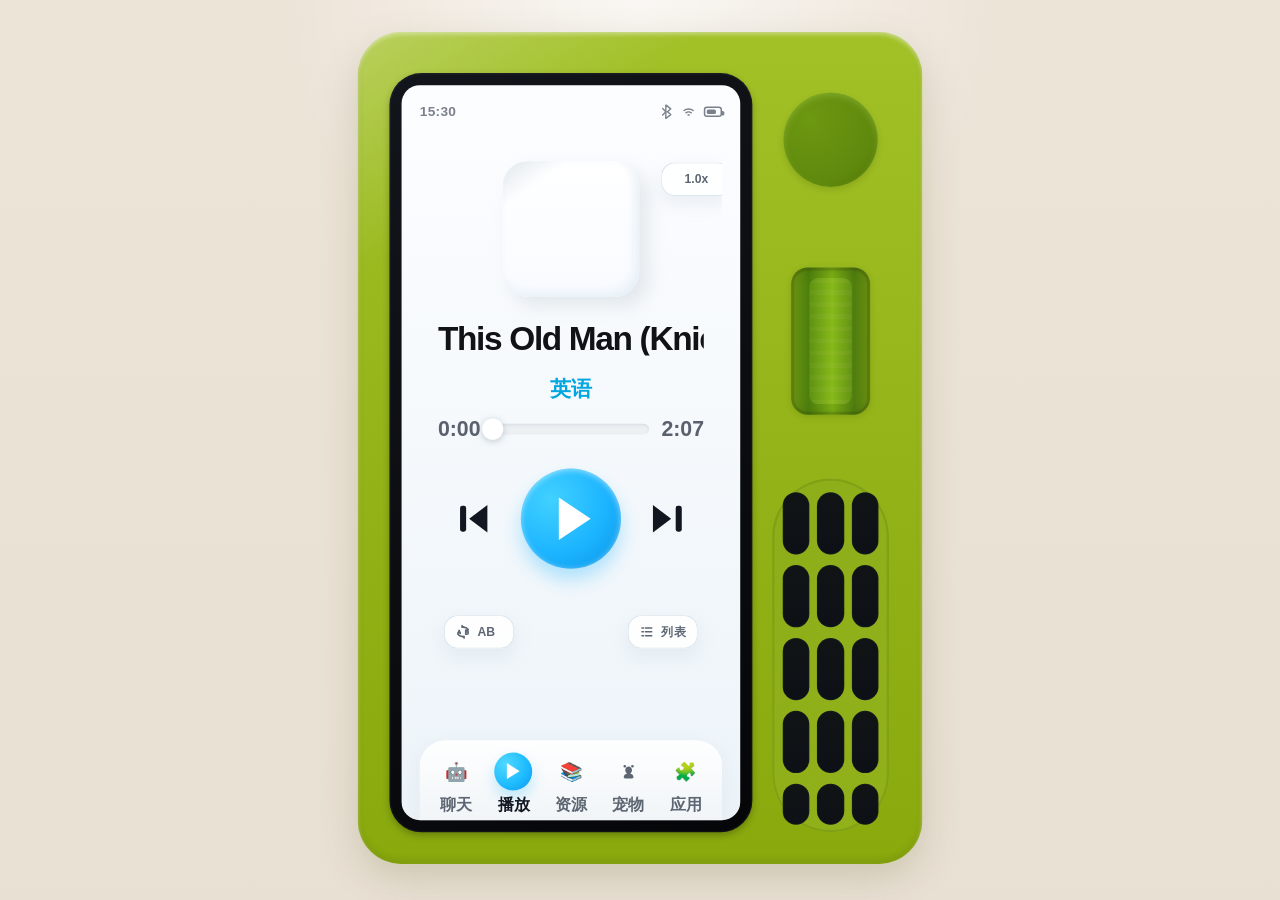
<file: index.html>
<!DOCTYPE html>
<html lang="zh-CN">
  <head>
    <meta charset="UTF-8" />
    <meta name="viewport" content="width=device-width, initial-scale=1.0" />
    <title>熏听机交互原型</title>
    <link rel="stylesheet" href="./styles.css" />
  </head>
  <body>
    <main class="page-shell">
      <section class="scene">
        <div class="device-stage" id="deviceStage">
          <div class="device" id="deviceFrame" aria-label="熏听机硬件原型">
            <div class="screen-bezel">
              <div class="screen">
                <header class="status-bar" aria-label="设备状态栏">
                  <div class="status-group left">
                    <span class="status-time">15:30</span>
                  </div>
                  <div class="status-group right">
                    <span class="status-icon status-bluetooth" aria-hidden="true">
                      <svg viewBox="0 0 16 20" role="presentation" focusable="false">
                        <path d="M6 1 L12.5 6.2 L8.2 10 L12.5 13.8 L6 19 Z" />
                        <path d="M6 10 L1.8 5.8" />
                        <path d="M6 10 L1.8 14.2" />
                      </svg>
                    </span>
                    <span class="status-icon status-wifi" aria-hidden="true">
                      <svg viewBox="0 0 16 20" role="presentation" focusable="false">
                        <path d="M2 8.5 C5 5.8 11 5.8 14 8.5" />
                        <path d="M4.5 11.5 C6.3 9.9 9.7 9.9 11.5 11.5" />
                        <path d="M7.2 14.4 C7.7 14.0 8.3 14.0 8.8 14.4" />
                      </svg>
                    </span>
                    <span class="status-icon status-battery" aria-hidden="true">
                      <span class="battery-level"></span>
                    </span>
                  </div>
                </header>
                <span id="lockState" hidden aria-hidden="true"></span>
                <span id="volumeState" hidden aria-hidden="true"></span>

                <section class="app-page is-active" data-page="play">
                  <button class="play-back-btn" id="playBackBtn" aria-label="返回上一页" hidden>‹</button>
                  <div class="album-card">
                    <div class="album-art" id="playAlbumArt">
                      <span class="album-accent"></span>
                    </div>
                    <div class="track-title-window" id="trackTitleWindow">
                      <div class="track-title-rail" id="trackTitleRail">
                        <h1 class="track-title" id="trackTitle">Disney Children's Favorites Songs Vol. 1</h1>
                      </div>
                    </div>
                    <p class="album-lang" id="trackLang">英语</p>
                  </div>

                  <div class="progress-wrap">
                    <span id="currentTime">0:42</span>
                    <div class="progress-track" id="progressTrack" aria-label="播放进度">
                      <div class="progress-fill" id="progressFill"></div>
                      <span class="ab-marker ab-marker-a" id="abMarkerA" hidden>A</span>
                      <span class="ab-marker ab-marker-b" id="abMarkerB" hidden>B</span>
                      <button class="progress-thumb" id="progressThumb" aria-label="调整进度"></button>
                    </div>
                    <span id="totalTime">3:45</span>
                  </div>

                  <div class="playback-controls">
                    <button class="icon-btn" id="prevBtn" aria-label="上一首">
                      <span></span>
                    </button>
                    <button class="play-btn" id="playBtn" aria-label="播放或暂停">
                      <span class="play-icon"></span>
                    </button>
                    <button class="icon-btn next" id="nextBtn" aria-label="下一首">
                      <span></span>
                    </button>
                  </div>

                  <button class="play-tool-btn play-tool-speed" id="speedBtn" aria-label="倍速播放">
                    <span class="play-tool-label" id="speedBtnLabel">1.0x</span>
                  </button>

                  <div class="play-tools-bottom">
                    <button class="play-tool-btn" id="abLoopBtn" aria-label="AB 循环">
                      <span class="play-tool-icon">
                        <svg viewBox="0 0 24 24" role="presentation" focusable="false">
                          <path d="M4.5 15.5c1.7 2.2 4.2 3.3 7.5 3.3h1.4" />
                          <path d="M19.5 8.5c-1.7-2.2-4.2-3.3-7.5-3.3h-1.4" />
                          <path d="M12.9 5l-2.3.2V3" />
                          <path d="M11.1 19l2.3-.2V21" />
                          <path d="M8.1 14.4l-1.8-4.8-1.8 4.8" />
                          <path d="M5.1 13.1h2.5" />
                          <path d="M15.7 9.5h1.8c1.1 0 1.8.7 1.8 1.5 0 .6-.4 1.1-1 1.3.7.1 1.2.7 1.2 1.5 0 .9-.8 1.6-2 1.6h-1.8z" />
                        <path d="M15.7 12.3h1.4" />
                      </svg>
                    </span>
                    <span class="play-tool-label" id="abLoopLabel">AB</span>
                  </button>

                    <button class="play-tool-btn" id="playlistBtn" aria-label="专辑播放列表">
                      <span class="play-tool-icon">
                        <svg viewBox="0 0 24 24" role="presentation" focusable="false">
                          <path d="M5 6.5h2.2" />
                          <path d="M10 6.5h9" />
                          <path d="M5 12h2.2" />
                          <path d="M10 12h9" />
                          <path d="M5 17.5h2.2" />
                          <path d="M10 17.5h9" />
                        </svg>
                      </span>
                      <span class="play-tool-label">列表</span>
                    </button>
                  </div>

                  <div class="play-overlay-backdrop" id="speedPanel" hidden>
                    <div class="play-overlay-panel speed-panel-card">
                      <div class="play-overlay-head">
                        <h3>倍速播放</h3>
                        <button class="play-overlay-close" id="speedPanelCloseBtn" aria-label="关闭倍速面板">×</button>
                      </div>
                      <div class="speed-option-list" id="speedOptionList">
                        <button class="speed-option is-active" data-speed="1">原速</button>
                        <button class="speed-option" data-speed="1.25">1.25倍速</button>
                        <button class="speed-option" data-speed="1.5">1.5倍速</button>
                        <button class="speed-option" data-speed="1.75">1.75倍速</button>
                        <button class="speed-option" data-speed="2">2倍速</button>
                        <button class="speed-option" data-speed="3">3倍速</button>
                      </div>
                    </div>
                  </div>

                  <div class="play-overlay-backdrop" id="playlistPanel" hidden>
                    <div class="play-overlay-panel playlist-panel-card">
                      <div class="play-overlay-head">
                        <h3 id="playlistPanelTitle">专辑播放列表</h3>
                        <button class="play-overlay-close" id="playlistPanelCloseBtn" aria-label="关闭播放列表">×</button>
                      </div>
                      <div class="playlist-list" id="playlistList"></div>
                    </div>
                  </div>
                </section>

                <section class="app-page" data-page="chat">
                  <div class="chat-embed-shell">
                    <iframe
                      class="chat-embed-frame"
                      src="./胖虎小龙虾1/panghu_ui/index.html?embed=1&v=20260403-1"
                      title="胖虎小龙虾聊天页面"
                      loading="eager"
                    ></iframe>
                  </div>
                </section>

                <section class="app-page" data-page="resource">
                  <div class="resource-page">
                    <div class="resource-page-inner">
                      <header class="resource-header">
                        <button class="resource-search resource-search-trigger" id="resourceSearchTrigger" aria-label="进入搜索资源页面">
                          <span class="resource-search-icon">⌕</span>
                          <span class="resource-search-placeholder">搜索资源名称</span>
                        </button>
                      </header>

                      <div class="resource-tabs">
                        <button class="resource-tab" data-resource-tab="general">通识</button>
                        <button class="resource-tab is-active" data-resource-tab="english">英语</button>
                      </div>

                      <div class="resource-filters">
                        <div class="resource-age-picker">
                          <button class="resource-filter age" id="ageFilterBtn">3-6岁▼</button>
                          <div class="age-dropdown" id="ageDropdown">
                            <button class="age-option" data-age-range="0-3岁">0-3岁</button>
                            <button class="age-option is-active" data-age-range="3-6岁">3-6岁</button>
                            <button class="age-option" data-age-range="6-9岁">6-9岁</button>
                            <button class="age-option" data-age-range="9-12岁">9-12岁</button>
                            <button class="age-option" data-age-range="12岁以上">12岁以上</button>
                          </div>
                        </div>
                        <button class="resource-filter discover" id="discoverFilterBtn">✧ 筛选发现</button>
                      </div>

                      <div class="resource-grid" id="resourceGrid"></div>
                    </div>
                    <section class="filter-sheet" id="filterSheet" aria-label="高级筛选页面">
                      <header class="filter-sheet-header">
                        <button class="filter-back" id="filterBackBtn" aria-label="返回资源页">‹</button>
                        <h3>高级筛选</h3>
                      </header>
                      <div class="filter-sheet-body">
                        <div class="filter-group-tabs" id="filterGroupTabs"></div>
                        <div class="filter-options-panel">
                          <h4 id="filterGroupTitle">时长</h4>
                          <div class="filter-option-list" id="filterOptionList"></div>
                        </div>
                      </div>
                      <button class="filter-confirm-btn" id="filterConfirmBtn">确定筛选</button>
                    </section>
                    <section class="filter-results-page" id="filterResultsPage" aria-label="筛选结果页面">
                      <header class="filter-results-header">
                        <button class="filter-back" id="filterResultsBackBtn" aria-label="返回高级筛选">‹</button>
                        <h3>筛选结果</h3>
                      </header>
                      <div class="filter-results-tags" id="filterResultsTags"></div>
                      <div class="resource-grid filter-results-grid" id="filterResultsGrid"></div>
                    </section>
                  </div>
                </section>

                <section class="app-page" data-page="resource-search">
                  <div class="resource-search-page">
                    <header class="resource-search-header">
                      <button class="detail-back-btn" id="searchPageBackBtn" aria-label="退出搜索">‹</button>
                      <label class="resource-search search-page-field" id="searchFieldBtn" aria-label="点击输入搜索内容">
                        <span class="resource-search-icon">⌕</span>
                        <input
                          type="text"
                          id="resourceSearchInput"
                          class="resource-search-input"
                          placeholder="搜索资源名称"
                          autocomplete="off"
                        />
                      </label>
                    </header>

                    <div class="search-results-head">
                      <div class="search-results-meta" id="searchResultsMeta">请输入资源关键词后点击搜索</div>
                      <button class="search-history-clear" id="searchHistoryClearBtn" aria-label="清空搜索历史">🗑</button>
                    </div>
                    <div class="search-history" id="searchHistoryList"></div>
                    <div class="resource-grid search-results-grid" id="searchResultsGrid"></div>

                    <div class="search-keyboard" id="searchKeyboard" hidden>
                      <div class="keyboard-top">
                        <div class="keyboard-row">
                          <button class="keyboard-key" data-key="q">q</button>
                          <button class="keyboard-key" data-key="w">w</button>
                          <button class="keyboard-key" data-key="e">e</button>
                          <button class="keyboard-key" data-key="r">r</button>
                          <button class="keyboard-key" data-key="t">t</button>
                          <button class="keyboard-key" data-key="y">y</button>
                          <button class="keyboard-key" data-key="u">u</button>
                          <button class="keyboard-key" data-key="i">i</button>
                          <button class="keyboard-key" data-key="o">o</button>
                          <button class="keyboard-key" data-key="p">p</button>
                        </div>
                        <div class="keyboard-row">
                          <button class="keyboard-key" data-key="a">a</button>
                          <button class="keyboard-key" data-key="s">s</button>
                          <button class="keyboard-key" data-key="d">d</button>
                          <button class="keyboard-key" data-key="f">f</button>
                          <button class="keyboard-key" data-key="g">g</button>
                          <button class="keyboard-key" data-key="h">h</button>
                          <button class="keyboard-key" data-key="j">j</button>
                          <button class="keyboard-key" data-key="k">k</button>
                          <button class="keyboard-key" data-key="l">l</button>
                        </div>
                        <div class="keyboard-row">
                          <button class="keyboard-key wide" data-key="z">z</button>
                          <button class="keyboard-key" data-key="x">x</button>
                          <button class="keyboard-key" data-key="c">c</button>
                          <button class="keyboard-key" data-key="v">v</button>
                          <button class="keyboard-key" data-key="b">b</button>
                          <button class="keyboard-key" data-key="n">n</button>
                          <button class="keyboard-key" data-key="m">m</button>
                          <button class="keyboard-key action" data-key="backspace">⌫</button>
                        </div>
                      </div>
                      <div class="keyboard-bottom">
                        <div class="keyboard-row bottom">
                          <button class="keyboard-key action wide" data-key="space">空格</button>
                          <button class="keyboard-key search-action" id="searchSubmitBtn">搜索</button>
                        </div>
                      </div>
                    </div>
                  </div>
                </section>

                <section class="app-page" data-page="album-detail">
                  <div class="album-detail-page">
                    <header class="album-detail-header">
                      <button class="detail-back-btn" id="detailBackBtn" aria-label="返回资源列表">‹</button>
                      <div class="album-detail-heading">
                        <p class="album-detail-eyebrow">资源详情</p>
                        <h2 id="detailAlbumTitle">专辑名称</h2>
                      </div>
                    </header>

                    <div class="album-detail-hero">
                      <div class="album-detail-cover" id="detailAlbumCover">
                        <span class="tile-accent"></span>
                      </div>
                      <div class="album-detail-summary">
                        <p class="album-detail-desc" id="detailAlbumDesc">专辑简介</p>
                        <button class="album-detail-expand" id="detailDescExpandBtn" aria-label="展开完整介绍">▾</button>
                      </div>
                    </div>

                    <div class="album-detail-tags" id="detailAlbumTags"></div>

                    <div class="album-detail-desc-modal" id="detailDescModal" hidden>
                      <div class="album-detail-desc-card">
                        <h3>完整介绍</h3>
                        <p class="album-detail-desc-full" id="detailAlbumDescFull">专辑简介</p>
                        <div class="album-detail-desc-actions">
                          <button class="album-detail-collapse" id="detailDescCollapseBtn">收起</button>
                        </div>
                      </div>
                    </div>

                    <div class="lesson-section">
                      <div class="lesson-section-head">
                        <h3>课时列表</h3>
                        <span id="detailLessonCount">0 节</span>
                      </div>
                      <div class="lesson-list" id="lessonList"></div>
                    </div>
                  </div>
                </section>

                <section class="app-page" data-page="apps">
                  <div class="panel-card app-grid-card">
                    <h2>应用中心</h2>
                    <div class="app-grid">
                      <article>
                        <strong>定时关闭</strong>
                        <span>睡前 30 分钟</span>
                      </article>
                      <article>
                        <strong>蓝牙</strong>
                        <span>已连接耳机</span>
                      </article>
                      <article>
                        <strong>护耳模式</strong>
                        <span>最高 70% 音量</span>
                      </article>
                      <article>
                        <strong>学习计划</strong>
                        <span>今日已完成 24 分钟</span>
                      </article>
                    </div>
                  </div>
                </section>

                <section class="app-page" data-page="pet">
                  <div class="pet-page">
                    <div class="pet-room pet-room-scenes" id="petRoom">
                      <div class="pet-orchard-layer" id="petOrchardLayer" aria-label="果园收集界面" hidden>
                        <div class="pet-orchard-sky">
                          <span class="pet-cloud pet-cloud-a" aria-hidden="true"></span>
                          <span class="pet-cloud pet-cloud-b" aria-hidden="true"></span>
                          <span class="pet-cloud pet-cloud-c" aria-hidden="true"></span>
                        </div>
                        <div class="pet-orchard-tree" aria-hidden="true">
                          <span class="pet-orchard-tree-image"></span>
                          <span class="pet-orchard-bush pet-orchard-bush-left"></span>
                          <span class="pet-orchard-bush pet-orchard-bush-right"></span>
                          <span class="pet-orchard-flowers pet-orchard-flowers-left"></span>
                          <span class="pet-orchard-flowers pet-orchard-flowers-right"></span>
                        </div>
                        <div class="pet-orchard-bubbles" id="petOrchardBubbles">
                          <button class="pet-fruit-bubble is-apple" data-fruit-bubble="apple" aria-label="收获苹果">
                            <span class="pet-fruit-bubble-fruit">🍎</span>
                          </button>
                          <button class="pet-fruit-bubble is-banana" data-fruit-bubble="banana" aria-label="收获香蕉">
                            <span class="pet-fruit-bubble-fruit">🍌</span>
                          </button>
                          <button class="pet-fruit-bubble is-orange" data-fruit-bubble="orange" aria-label="收获橙子">
                            <span class="pet-fruit-bubble-fruit">🍊</span>
                          </button>
                          <button class="pet-fruit-bubble is-grape" data-fruit-bubble="grape" aria-label="收获葡萄">
                            <span class="pet-fruit-bubble-fruit">🍇</span>
                          </button>
                        </div>
                        <div class="pet-orchard-hills" aria-hidden="true">
                          <span class="pet-hill pet-hill-back"></span>
                          <span class="pet-hill pet-hill-front"></span>
                        </div>
                      </div>
                      <button class="pet-orchard-pull" id="petOrchardPull" aria-expanded="false" aria-controls="petOrchardLayer" hidden>
                        <span class="pet-orchard-pull-grass" aria-hidden="true"></span>
                        <span class="pet-orchard-pull-label">果园</span>
                        <span class="pet-orchard-pull-hint">下拉收集果子</span>
                      </button>

                      <div class="pet-main-content pet-main-scenes">
                        <div class="pet-top-stats pet-top-progress">
                          <div class="pet-scene-progress-card">
                            <div class="pet-scene-progress-head">
                              <span class="pet-scene-progress-label" id="petSceneMetricLabel">饱食度</span>
                              <strong class="pet-scene-progress-value" id="petSceneMetricValue">0</strong>
                            </div>
                            <div class="pet-scene-progress-bar">
                              <div class="pet-scene-progress-fill" id="petSceneMetricFill"></div>
                            </div>
                          </div>
                        </div>

                        <div class="pet-scene-carousel" id="petSceneCarousel">
                          <div class="pet-scene-track" id="petSceneTrack">
                            <section class="pet-scene-slide is-active" data-pet-scene="restaurant">
                              <div class="pet-scene pet-scene-theme restaurant">
                                <div class="pet-scene-room-bg">
                                  <span class="pet-scene-wall"></span>
                                  <span class="pet-scene-window"></span>
                                  <span class="pet-scene-floor"></span>
                                  <span class="pet-scene-table"></span>
                                  <span class="pet-scene-chair pet-scene-chair-left"></span>
                                  <span class="pet-scene-chair pet-scene-chair-right"></span>
                                </div>
                              </div>
                            </section>

                            <section class="pet-scene-slide" data-pet-scene="living">
                              <div class="pet-scene pet-scene-theme living">
                                <div class="pet-scene-room-bg">
                                  <span class="pet-scene-wall"></span>
                                  <span class="pet-scene-floor"></span>
                                  <span class="pet-scene-sofa"></span>
                                  <span class="pet-scene-table-round"></span>
                                  <span class="pet-scene-lamp"></span>
                                  <span class="pet-scene-frame"></span>
                                </div>
                              </div>
                            </section>

                            <section class="pet-scene-slide" data-pet-scene="bathroom">
                              <div class="pet-scene pet-scene-theme bathroom">
                                <div class="pet-scene-room-bg">
                                  <span class="pet-scene-wall"></span>
                                  <span class="pet-scene-floor"></span>
                                  <span class="pet-scene-bathtub"></span>
                                  <span class="pet-scene-mirror"></span>
                                  <span class="pet-scene-sink"></span>
                                  <span class="pet-scene-bubbles"></span>
                                </div>
                              </div>
                            </section>

                            <section class="pet-scene-slide" data-pet-scene="bedroom">
                              <div class="pet-scene pet-scene-theme bedroom">
                                <div class="pet-scene-room-bg">
                                  <span class="pet-scene-wall"></span>
                                  <span class="pet-scene-floor"></span>
                                  <span class="pet-scene-bed"></span>
                                  <span class="pet-scene-pillows"></span>
                                  <span class="pet-scene-moon-window"></span>
                                  <span class="pet-scene-stars"></span>
                                </div>
                              </div>
                            </section>
                          </div>
                          <button class="pet-poop-marker" id="petPoopMarker" type="button" aria-label="臭臭" hidden>
                            <span class="sr-only">臭臭</span>
                          </button>
                          <span class="pet-broom-marker" id="petBroomMarker" aria-hidden="true" hidden></span>
                          <button class="pet-cleanup-btn" id="petCleanupBtn" type="button" hidden>清理</button>
                          <div class="pet-speech-bubble" id="petSpeechBubble" hidden>
                            <span class="pet-speech-text" id="petSpeechText"></span>
                          </div>
                          <div class="pet-egg-stage" id="petEggStage">
                            <div class="pet-egg" id="petEgg">
                              <span class="pet-egg-image" aria-hidden="true"></span>
                              <span class="pet-accessory pet-accessory-head" id="petAccessoryHead" aria-hidden="true"></span>
                              <span class="pet-accessory pet-accessory-face" id="petAccessoryFace" aria-hidden="true"></span>
                              <span class="pet-accessory pet-accessory-clothes" id="petAccessoryClothes" aria-hidden="true"></span>
                            </div>
                          </div>
                        </div>

                        <div class="pet-scene-pager" id="petScenePager">
                          <button class="pet-scene-dot is-active" data-pet-scene-target="restaurant" aria-label="餐厅场景"></button>
                          <button class="pet-scene-dot" data-pet-scene-target="living" aria-label="客厅场景"></button>
                          <button class="pet-scene-dot" data-pet-scene-target="bathroom" aria-label="卫生间场景"></button>
                          <button class="pet-scene-dot" data-pet-scene-target="bedroom" aria-label="卧室场景"></button>
                        </div>

                        <div class="pet-exp-row">
                          <span class="pet-exp-label">经验值</span>
                          <div class="pet-exp-card">
                            <div class="pet-exp-bar">
                              <div class="pet-exp-fill" id="petExpFill"></div>
                            </div>
                            <span class="pet-exp-text" id="petExpText">LV 1 · EXP 0</span>
                          </div>
                        </div>

                        <p class="pet-status-text" id="petStatusText">状态：健康</p>

                        <div class="pet-custom-panel">
                          <div class="pet-custom-header">
                            <span class="pet-custom-scene-name" id="petSceneName">餐厅场景</span>
                            <span class="pet-custom-action-name" id="petActionName">喂食</span>
                          </div>
                          <div class="pet-item-grid" id="petItemGrid"></div>
                        </div>
                      </div>

                      <div class="pet-harvest-modal" id="petHarvestModal" hidden>
                        <div class="pet-harvest-card">
                          <div class="pet-harvest-illustration" id="petHarvestIllustration">
                            <span class="pet-harvest-jar"></span>
                            <span class="pet-harvest-fruit" id="petHarvestFruitEmoji">🍎</span>
                          </div>
                          <p class="pet-harvest-text" id="petHarvestText">物品已存放至物品栏</p>
                          <button class="pet-harvest-confirm" id="petHarvestConfirmBtn">好的</button>
                        </div>
                      </div>
                    </div>
                  </div>
                </section>

                <section class="lock-layer" id="lockLayer" aria-label="童锁模式" hidden>
                  <div class="lock-home" id="lockHome">
                    <div class="lock-time-block">
                      <p class="lock-clock" id="lockClock">18:54</p>
                      <p class="lock-date" id="lockDate">03/30 周一</p>
                    </div>
                    <div class="lock-track-block">
                      <p class="lock-track-label">正在熏听</p>
                      <h2 class="lock-track-title" id="lockTrackTitle">Disney Children's Favorites Songs Vol. 1</h2>
                    </div>
                    <div class="lock-bottom-block" id="lockSwipeZone">
                      <div class="lock-action-row">
                        <button class="lock-action emergency" id="emergencyLockBtn" aria-label="紧急呼叫提示">
                          <span class="lock-action-icon">SOS</span>
                        </button>
                        <div class="lock-center-hint">
                          <span class="lock-chevron">⌃</span>
                          <span class="lock-center-text">熏陶中</span>
                          <span class="lock-center-subtext">家长上滑解锁</span>
                        </div>
                        <button class="lock-action settings" id="settingsLockBtn" aria-label="系统设置提示">
                          <span class="lock-action-icon">⚙</span>
                        </button>
                      </div>
                    </div>
                  </div>

                  <div class="lock-modal" id="lockNoticeModal" hidden>
                    <div class="lock-modal-card">
                      <h3 class="lock-modal-title" id="lockNoticeTitle">提示</h3>
                      <p class="lock-modal-text" id="lockNoticeText">为了避免误触，请长按按钮进入。</p>
                      <button class="lock-modal-btn" id="lockNoticeConfirmBtn">好的</button>
                    </div>
                  </div>

                  <div class="lock-modal" id="unlockGuideModal" hidden>
                    <div class="lock-modal-card">
                      <h3 class="lock-modal-title">提示</h3>
                      <p class="lock-modal-text">为了避免误触，请先完成家长手势解锁。</p>
                      <button class="lock-modal-btn" id="unlockGuideConfirmBtn">好的</button>
                    </div>
                  </div>

                  <div class="gesture-panel" id="gesturePanel" hidden>
                    <div class="gesture-panel-head">
                      <p class="gesture-status" id="gestureStatus">请绘制解锁手势</p>
                    </div>
                    <div class="gesture-grid-wrap" id="gestureGridWrap">
                      <svg class="gesture-lines" id="gestureLines" viewBox="0 0 300 300" preserveAspectRatio="none" aria-hidden="true"></svg>
                      <div class="gesture-grid" id="gestureGrid">
                        <button class="gesture-dot" data-dot="1" aria-label="手势点 1"></button>
                        <button class="gesture-dot" data-dot="2" aria-label="手势点 2"></button>
                        <button class="gesture-dot" data-dot="3" aria-label="手势点 3"></button>
                        <button class="gesture-dot" data-dot="4" aria-label="手势点 4"></button>
                        <button class="gesture-dot" data-dot="5" aria-label="手势点 5"></button>
                        <button class="gesture-dot" data-dot="6" aria-label="手势点 6"></button>
                        <button class="gesture-dot" data-dot="7" aria-label="手势点 7"></button>
                        <button class="gesture-dot" data-dot="8" aria-label="手势点 8"></button>
                        <button class="gesture-dot" data-dot="9" aria-label="手势点 9"></button>
                      </div>
                    </div>
                  </div>

                  <section class="service-page" id="emergencyPage" hidden>
                    <header class="service-page-header">
                      <button class="service-back" data-service-back="home" aria-label="返回童锁主页">‹</button>
                      <h3>紧急服务</h3>
                    </header>
                    <div class="service-list">
                      <button class="service-item emergency-item" id="babyInfoEntry">
                        <span class="service-icon emergency-card">
                          <svg viewBox="0 0 48 48" aria-hidden="true">
                            <rect x="8" y="10" width="32" height="28" rx="5"></rect>
                            <circle cx="18" cy="22" r="4"></circle>
                            <path d="M14 31c1.8-4.3 7.2-4.3 9 0"></path>
                            <path d="M28 18h8"></path>
                            <path d="M28 24h8"></path>
                            <path d="M28 30h6"></path>
                          </svg>
                        </span>
                        <span>宝宝信息卡</span>
                      </button>
                      <button class="service-item emergency-item">
                        <span class="service-icon emergency-siren">
                          <svg viewBox="0 0 48 48" aria-hidden="true">
                            <path d="M16 31.5h16"></path>
                            <path d="M18.5 31.5v-8.5c0-4 2.4-7 5.5-7s5.5 3 5.5 7v8.5"></path>
                            <path d="M21 36c.9 1.4 2 2 3 2s2.1-.6 3-2"></path>
                            <path d="M13 20c1.8-1.7 2.8-3 3.2-4.7"></path>
                            <path d="M35 20c-1.8-1.7-2.8-3-3.2-4.7"></path>
                            <path d="M18 12.5c.8-1.4 1.4-2.5 1.5-4"></path>
                            <path d="M30 12.5c-.8-1.4-1.4-2.5-1.5-4"></path>
                          </svg>
                        </span>
                        <span>播报警报声</span>
                      </button>
                      <button class="service-item emergency-item">
                        <span class="service-icon emergency-sos">
                          <svg viewBox="0 0 48 48" aria-hidden="true">
                            <path d="M15 18c2.3-2.6 5.5-4.1 9-4.1s6.7 1.5 9 4.1"></path>
                            <path d="M11 13c3.3-3.7 7.8-5.8 13-5.8S33.7 9.3 37 13"></path>
                            <path d="M14.5 34h19"></path>
                            <path d="M17.5 29h13"></path>
                            <text x="24" y="31.5" text-anchor="middle">SOS</text>
                          </svg>
                        </span>
                        <span>紧急呼叫</span>
                      </button>
                    </div>
                  </section>

                  <section class="service-page" id="babyInfoPage" hidden>
                    <header class="service-page-header">
                      <button class="service-back" data-service-back="emergency" aria-label="返回紧急服务">‹</button>
                      <h3>宝宝信息卡</h3>
                    </header>
                    <div class="baby-card">
                      <div class="baby-avatar">
                        <span class="baby-hair"></span>
                        <span class="baby-face"></span>
                      </div>
                      <div class="baby-info-list">
                        <div class="baby-info-item">
                          <span class="baby-info-label">宝宝生日</span>
                          <strong>2021/08/16</strong>
                        </div>
                        <div class="baby-info-item">
                          <span class="baby-info-label">家庭住址</span>
                          <strong>上海市浦东新区锦绣路 188 号</strong>
                        </div>
                        <div class="baby-info-item">
                          <span class="baby-info-label">紧急联系人</span>
                          <strong>妈妈 138-0000-1122</strong>
                        </div>
                      </div>
                    </div>
                  </section>

                  <section class="service-page" id="settingsPage" hidden>
                    <header class="service-page-header">
                      <button class="service-back" data-service-back="home" aria-label="返回童锁主页">‹</button>
                      <h3>设置服务</h3>
                    </header>
                    <div class="service-list settings-list">
                      <button class="service-item settings-item">
                        <span class="service-icon settings-wifi is-solid">
                          <svg viewBox="0 0 1171 1024" aria-hidden="true">
                            <path d="M597.61917317 848.20501302q-10.02832031 0-46.73583984-36.9t-36.64248047-46.92919922q0-16.07080078 31.37080078-27.12832031t52.00751953-11.05664063 52.00664063 11.05664063 31.37167969 27.12832031q0 10.02832031-36.64248047 46.92919922t-46.73583985 36.9zM733.19661458 712.11165364q-1.02832031 0-20.05664063-12.53583984t-50.97919921-25.13496094-64.54248047-12.53583984-64.54335938 12.53583984-50.72167968 25.13496094-20.31328125 12.53583984q-9.06503906 0-46.92919922-37.67080078t-37.92832032-46.73583984q0-6.55664063 5.01416016-11.57167969 39.15-38.7 98.42167969-60.75t117-22.11416016 117 22.11416016 98.42167969 60.75q5.01416016 5.01416016 5.01416015 11.57167969 0 9.06416016-37.92919922 46.73583984t-46.92832031 37.67080078z m137.12167969-136.60664062q-5.52832031 0-11.57167969-3.98583985-68.27167969-52.71416016-126.57832031-77.59335937T597.55501302 469.04749349q-42.68583984 0-85.62919922 11.05664062t-74.82832031 26.61503906-57.02167969 31.11416016-39.66416016 26.61416016-15.55664062 11.05664062q-8.55 0-46.22167969-37.67080078t-37.67167969-46.73583984q0-6.04248047 5.01416016-11.05664063 66.27832031-66.27832031 160.71503906-102.98583984t190.86328125-36.64335938 190.86503906 36.64335938 160.71416016 102.98583984q5.01416016 5.01416016 5.01416016 11.05664063 0 9.06416016-37.67167969 46.73583984t-46.22167969 37.67167969z m136.09248047-136.09335938q-5.52832031 0-11.05664063-4.5-89.87167969-78.87832031-186.55664062-118.8T597.61829427 276.19173177 386.44085286 316.11165364 199.88333333 434.91165364q-5.52832031 4.5-11.05664063 4.5-8.55087891 0-46.47919921-37.67080078t-37.92832032-46.73583984q0-6.55664063 5.01416016-11.57167969 93.92167969-93.40751953 223.52167969-144.64248047T597.61917317 147.55501302t264.66416016 51.23583984 223.52167969 144.64248047q5.01416016 5.01416016 5.01416015 11.57167969 0 9.06416016-37.92832031 46.73583984t-46.47919922 37.67080078z"></path>
                          </svg>
                        </span>
                        <span>网络设置</span>
                      </button>
                      <button class="service-item settings-item">
                        <span class="service-icon settings-cellular is-solid">
                          <svg viewBox="0 0 1024 1024" aria-hidden="true">
                            <path d="M796.444444 398.222222v398.222222h-113.777777V0l283.704889 396.288zM225.507556 570.766222L227.555556 227.555556h113.777777v796.444444l-284.444444-453.233778h168.391111zM227.555556 0h113.777777v113.777778H227.555556V0z m568.888888 1024h-113.777777v-113.777778h113.777777v113.777778z"></path>
                          </svg>
                        </span>
                        <span>蜂窝网络</span>
                      </button>
                      <button class="service-item settings-item">
                        <span class="service-icon settings-upgrade is-solid">
                          <svg viewBox="0 0 1024 1024" aria-hidden="true">
                            <path d="M1008.64 513.024H772.096l-6.144 104.448c0 12.288-10.24 22.528-22.528 22.528H280.576c-12.288 0-22.528-10.24-22.528-23.552L256 513.024H16.384l-7.168-6.144c-6.144-5.12-9.216-12.288-9.216-20.48s3.072-15.36 9.216-19.456L491.52 8.192c5.12-5.12 12.288-8.192 20.48-8.192s15.36 3.072 20.48 8.192l483.328 458.752c11.264 10.24 11.264 28.672 0 38.912l-7.168 7.168zM257.024 768c0-34.816 28.672-63.488 63.488-63.488h385.024c34.816 0 63.488 28.672 63.488 63.488 0 34.816-28.672 63.488-63.488 63.488H320.512c-34.816 0-63.488-28.672-63.488-63.488z m62.464 192.512c0-34.816 30.72-63.488 68.608-63.488h245.76c37.888 0 68.608 28.672 68.608 63.488 0 34.816-30.72 63.488-68.608 63.488H389.12c-37.888 0-69.632-28.672-69.632-63.488z"></path>
                          </svg>
                        </span>
                        <span>设备升级</span>
                      </button>
                      <button class="service-item settings-item">
                        <span class="service-icon settings-about is-solid">
                          <svg viewBox="0 0 1024 1024" aria-hidden="true">
                            <path d="M511.957333 85.930667c-235.648 0-426.666667 191.018667-426.666666 426.666666s191.018667 426.666667 426.666666 426.666667 426.666667-191.018667 426.666667-426.666667-191.018667-426.666667-426.666667-426.666666z m0 213.333333a42.666667 42.666667 0 1 1 0 85.333333 42.666667 42.666667 0 0 1 0-85.333333z m-42.666666 128h42.666666a42.069333 42.069333 0 0 1 41.344 50.688l-32 162.645333h33.322667a42.666667 42.666667 0 0 1 0 85.333334h-42.666667c-50.474667 0-85.888-43.818667-75.989333-93.354667l25.301333-122.624c-19.328-4.096-34.645333-19.456-34.645333-40.021333a42.666667 42.666667 0 0 1 42.666667-42.666667z"></path>
                          </svg>
                        </span>
                        <span>关于设备</span>
                      </button>
                      <button class="service-item settings-item">
                        <span class="service-icon settings-support is-solid">
                          <svg viewBox="0 0 1025 1024" aria-hidden="true">
                            <path d="M510.257495 178.265522c-139.235408 0-252.099739 110.566324-252.099739 246.948723 0 136.3784 112.864331 246.944723 252.099739 246.944723 139.231408 0 252.095739-110.566324 252.095739-246.944723C762.298233 288.831846 649.488903 178.265522 510.257495 178.265522L510.257495 178.265522 510.257495 178.265522zM219.135642 520.048524 219.135642 292.026856c-3.191009 0-6.381019 0.111-9.462028 0.389001C261.347766 180.221528 376.395103 102.070299 510.257495 102.070299c133.858392 0 248.959729 78.151229 300.577881 190.345558-3.135009-0.222001-6.270018-0.389001-9.461028-0.389001l0 228.022668c64.270188 0 116.448341-51.05815 116.448341-113.983334 0-42.772125-24.072071-80.001234-59.622175-99.542292C808.149368 165.387485 671.489967 64.055188 510.257495 64.055188c-161.236472 0-297.840873 101.332297-347.948019 242.46771-35.550104 19.485057-59.623175 56.770166-59.623175 99.486291C102.686301 468.990374 154.809454 520.048524 219.135642 520.048524L219.135642 520.048524 219.135642 520.048524zM761.794232 650.771907c-65.893193 60.242176-154.292452 97.133285-251.535737 97.133285-97.077284 0-185.365543-36.724108-251.203736-96.795284C141.261414 710.454081 63.891187 816.207391 63.891187 959.807812l895.752624 0C959.643811 815.92939 880.872581 710.06208 761.794232 650.771907L761.794232 650.771907 761.794232 650.771907zM761.794232 650.771907" />
                          </svg>
                        </span>
                        <span>联系客服</span>
                      </button>
                    </div>
                  </section>
                </section>

                <nav class="bottom-nav" aria-label="底部导航">
                  <button class="nav-item" data-nav="chat">
                    <span class="nav-icon">🤖</span>
                    <span>聊天</span>
                  </button>
                  <button class="nav-item is-active" data-nav="play">
                    <span class="nav-icon play-disc">▶</span>
                    <span>播放</span>
                  </button>
                  <button class="nav-item" data-nav="resource">
                    <span class="nav-icon">📚</span>
                    <span>资源</span>
                  </button>
                  <button class="nav-item" data-nav="pet">
                    <span class="nav-icon pet-nav-icon">
                      <svg viewBox="0 0 24 24" aria-hidden="true">
                        <path d="M12 5.2c2 0 3.9 1.5 4.3 3.6.5 2.3-.5 4.6-2.3 5.8 2.2.4 4 2.1 4.4 4.3.2 1.2-.8 2.1-2 2.1H7.6c-1.2 0-2.2-.9-2-2.1.4-2.2 2.2-3.9 4.4-4.3-1.8-1.2-2.8-3.5-2.3-5.8.4-2.1 2.3-3.6 4.3-3.6z" />
                        <path d="M7 6.8a1.8 1.8 0 1 1 0-3.6 1.8 1.8 0 0 1 0 3.6z" />
                        <path d="M17 6.8a1.8 1.8 0 1 1 0-3.6 1.8 1.8 0 0 1 0 3.6z" />
                      </svg>
                    </span>
                    <span>宠物</span>
                  </button>
                  <button class="nav-item" data-nav="apps">
                    <span class="nav-icon">🧩</span>
                    <span>应用</span>
                  </button>
                </nav>
              </div>
            </div>

            <aside class="hardware-strip" aria-label="硬件控制区">
              <button class="hardware-knob" id="lockKnob" aria-label="童锁旋钮"></button>
              <button class="hardware-wheel" id="scrollWheel" aria-label="滚轮切换"></button>
              <div class="speaker">
                <div class="speaker-slot"></div>
                <div class="speaker-slot"></div>
                <div class="speaker-slot"></div>
                <div class="speaker-slot"></div>
                <div class="speaker-slot"></div>
                <div class="speaker-slot"></div>
                <div class="speaker-slot"></div>
                <div class="speaker-slot"></div>
                <div class="speaker-slot"></div>
                <div class="speaker-slot"></div>
                <div class="speaker-slot"></div>
                <div class="speaker-slot"></div>
                <div class="speaker-slot"></div>
                <div class="speaker-slot"></div>
                <div class="speaker-slot"></div>
              </div>
            </aside>
          </div>
        </div>
      </section>
    </main>

    <script src="./catalog-data.js"></script>
    <script src="./cover-manifest.js"></script>
    <script src="./audio-manifest.js"></script>
    <script src="./script.js"></script>
  </body>
</html>
</file>
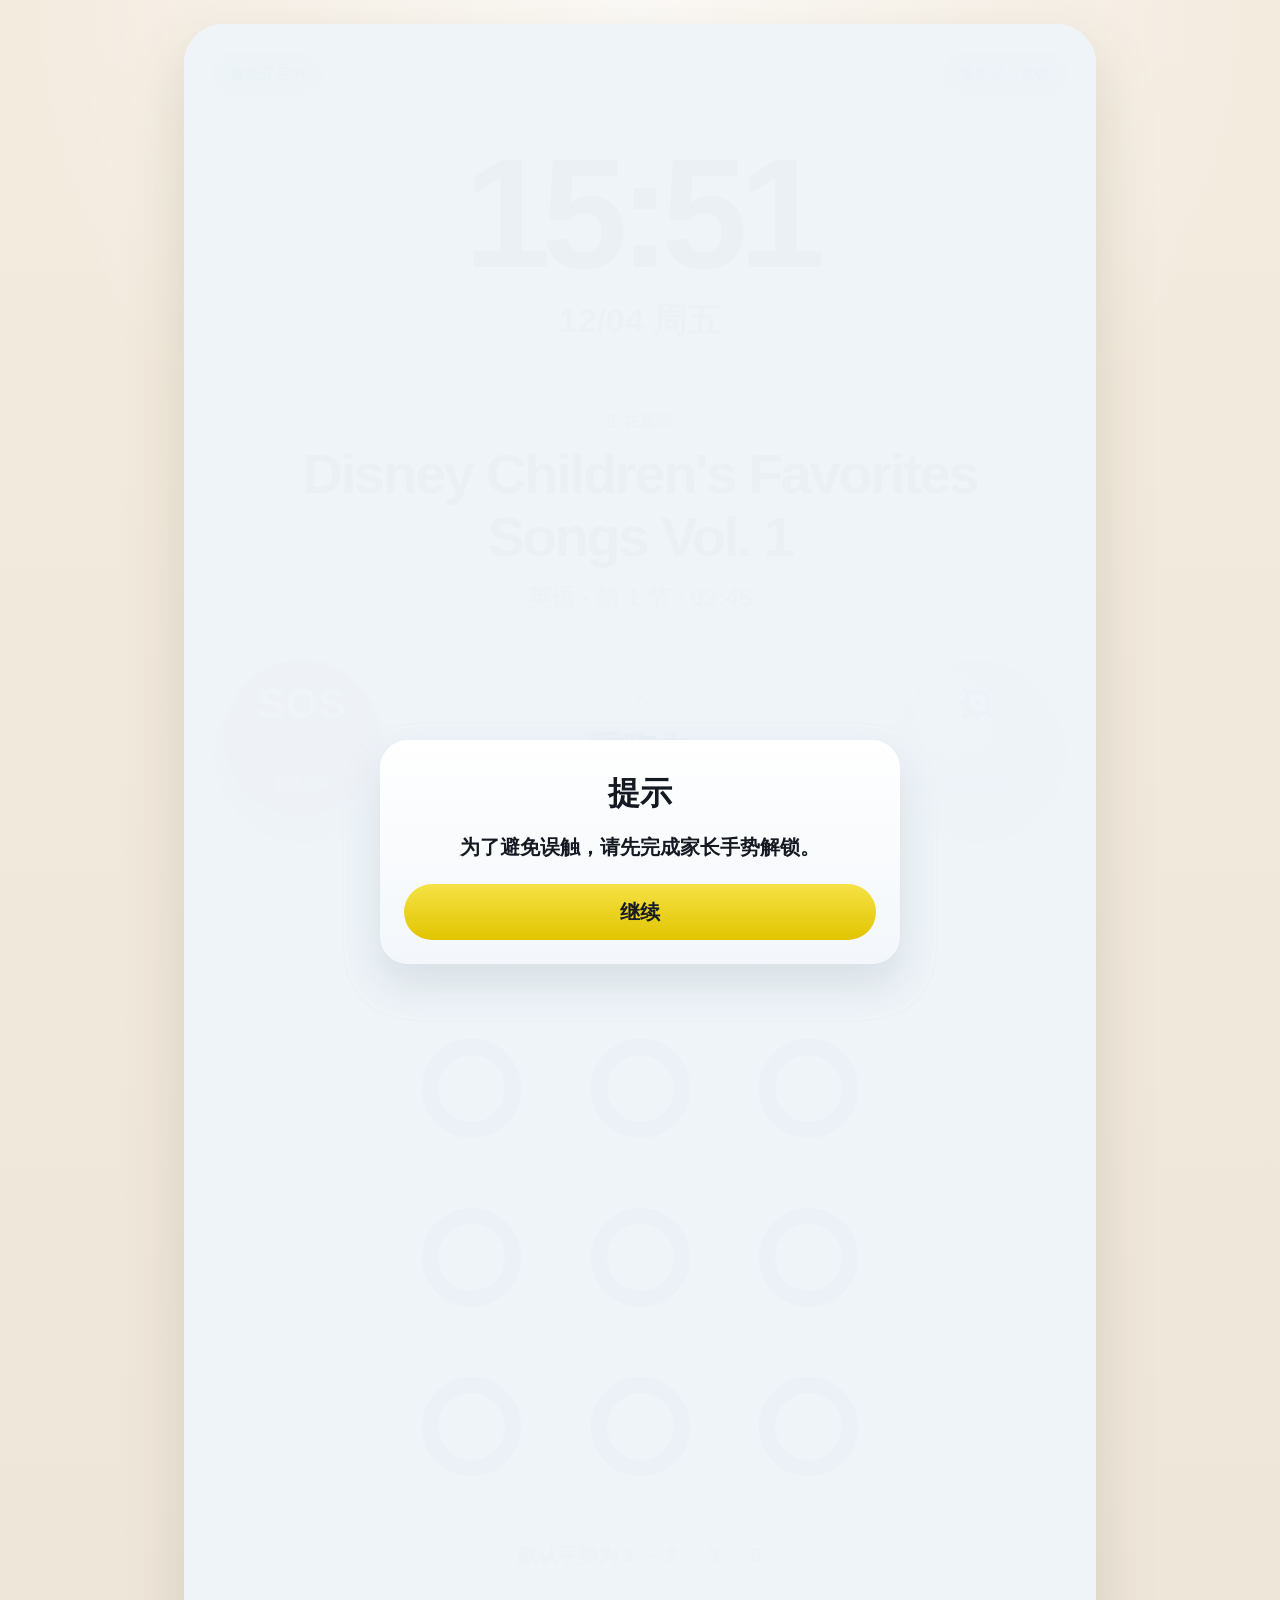
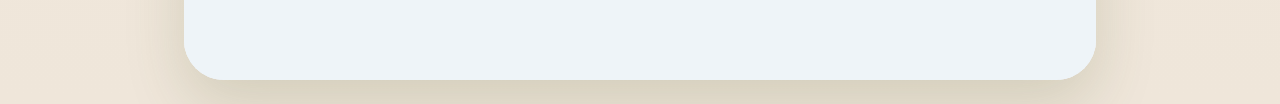
<file: deliverables/child-lock-package 2/index.html>
<!DOCTYPE html>
<html lang="zh-CN">
  <head>
    <meta charset="UTF-8" />
    <meta name="viewport" content="width=device-width, initial-scale=1.0" />
    <title>童锁交互模块</title>
    <link rel="stylesheet" href="./styles.css" />
  </head>
  <body>
    <main class="app-shell">
      <section class="lock-app" id="lockApp" aria-label="童锁交互模块">
        <span id="lockState" hidden aria-hidden="true"></span>

        <section class="lock-home" id="lockHome">
          <div class="top-bar">
            <span class="status-chip is-on">童锁开启中</span>
            <button class="enter-btn" id="enterLockBtn" type="button">重新进入童锁</button>
          </div>

          <div class="time-block">
            <p class="clock" id="lockClock">18:54</p>
            <p class="date" id="lockDate">03/31 周二</p>
          </div>

          <div class="track-block">
            <p class="eyebrow">正在熏听</p>
            <h1 class="track-title" id="lockTrackTitle">Disney Children's Favorites Songs Vol. 1</h1>
            <p class="track-meta" id="lockTrackMeta">英语 · 第 1 节 · 03:45</p>
          </div>

          <div class="action-block" id="lockSwipeZone">
            <div class="action-row">
              <button class="action-btn emergency" id="emergencyLockBtn" type="button" aria-label="长按进入紧急服务">
                <span class="action-icon">SOS</span>
                <span class="action-label">紧急服务</span>
              </button>

              <div class="unlock-hint">
                <span class="chevron">⌃</span>
                <span class="hint-title">熏陶中</span>
                <span class="hint-text">家长上滑后完成手势解锁</span>
              </div>

              <button class="action-btn settings" id="settingsLockBtn" type="button" aria-label="长按进入设置服务">
                <span class="action-icon">⚙</span>
                <span class="action-label">设置服务</span>
              </button>
            </div>
          </div>
        </section>

        <div class="lock-modal" id="lockNoticeModal" hidden>
          <div class="modal-card">
            <h2 class="modal-title" id="lockNoticeTitle">提示</h2>
            <p class="modal-text" id="lockNoticeText">为了避免误触，请长按按钮进入。</p>
            <button class="modal-btn" id="lockNoticeConfirmBtn" type="button">好的</button>
          </div>
        </div>

        <div class="lock-modal" id="unlockGuideModal" hidden>
          <div class="modal-card">
            <h2 class="modal-title">提示</h2>
            <p class="modal-text">为了避免误触，请先完成家长手势解锁。</p>
            <button class="modal-btn" id="unlockGuideConfirmBtn" type="button">继续</button>
          </div>
        </div>

        <section class="gesture-panel" id="gesturePanel" hidden>
          <header class="panel-head">
            <button class="back-btn" id="gestureBackBtn" type="button" aria-label="返回童锁主页">‹</button>
            <div>
              <p class="panel-eyebrow">家长验证</p>
              <h2 class="panel-title">请绘制解锁手势</h2>
            </div>
          </header>

          <div class="gesture-grid-wrap" id="gestureGridWrap">
            <svg class="gesture-lines" id="gestureLines" viewBox="0 0 300 300" preserveAspectRatio="none" aria-hidden="true"></svg>
            <div class="gesture-grid" id="gestureGrid">
              <button class="gesture-dot" data-dot="1" type="button" aria-label="手势点 1"></button>
              <button class="gesture-dot" data-dot="2" type="button" aria-label="手势点 2"></button>
              <button class="gesture-dot" data-dot="3" type="button" aria-label="手势点 3"></button>
              <button class="gesture-dot" data-dot="4" type="button" aria-label="手势点 4"></button>
              <button class="gesture-dot" data-dot="5" type="button" aria-label="手势点 5"></button>
              <button class="gesture-dot" data-dot="6" type="button" aria-label="手势点 6"></button>
              <button class="gesture-dot" data-dot="7" type="button" aria-label="手势点 7"></button>
              <button class="gesture-dot" data-dot="8" type="button" aria-label="手势点 8"></button>
              <button class="gesture-dot" data-dot="9" type="button" aria-label="手势点 9"></button>
            </div>
          </div>

          <p class="gesture-status" id="gestureStatus">默认手势为 1 → 2 → 3 → 6</p>
        </section>

        <section class="service-page" id="emergencyPage" hidden>
          <header class="panel-head">
            <button class="back-btn" data-service-back="home" type="button" aria-label="返回童锁主页">‹</button>
            <div>
              <p class="panel-eyebrow">紧急操作</p>
              <h2 class="panel-title">紧急服务</h2>
            </div>
          </header>

          <div class="service-list">
            <button class="service-item" id="babyInfoEntry" type="button">
              <span class="service-badge emergency-tone">信息</span>
              <div class="service-copy">
                <strong>宝宝信息卡</strong>
                <span>展示生日、住址、联系人</span>
              </div>
            </button>
            <button class="service-item" type="button">
              <span class="service-badge emergency-tone">警报</span>
              <div class="service-copy">
                <strong>播报警报声</strong>
                <span>用于提醒附近家长</span>
              </div>
            </button>
            <button class="service-item" type="button">
              <span class="service-badge emergency-tone">SOS</span>
              <div class="service-copy">
                <strong>紧急呼叫</strong>
                <span>可对接设备原生拨号能力</span>
              </div>
            </button>
          </div>
        </section>

        <section class="service-page" id="babyInfoPage" hidden>
          <header class="panel-head">
            <button class="back-btn" data-service-back="emergency" type="button" aria-label="返回紧急服务">‹</button>
            <div>
              <p class="panel-eyebrow">身份信息</p>
              <h2 class="panel-title">宝宝信息卡</h2>
            </div>
          </header>

          <div class="baby-card">
            <div class="baby-avatar">
              <span class="avatar-ring"></span>
              <span class="avatar-core"></span>
            </div>
            <div class="baby-info-list">
              <div class="baby-info-item">
                <span class="info-label">宝宝生日</span>
                <strong>2021/08/16</strong>
              </div>
              <div class="baby-info-item">
                <span class="info-label">家庭住址</span>
                <strong>上海市浦东新区锦绣路 188 号</strong>
              </div>
              <div class="baby-info-item">
                <span class="info-label">紧急联系人</span>
                <strong>妈妈 138-0000-1122</strong>
              </div>
            </div>
          </div>
        </section>

        <section class="service-page" id="settingsPage" hidden>
          <header class="panel-head">
            <button class="back-btn" data-service-back="home" type="button" aria-label="返回童锁主页">‹</button>
            <div>
              <p class="panel-eyebrow">家长设置</p>
              <h2 class="panel-title">设置服务</h2>
            </div>
          </header>

          <div class="service-list">
            <button class="service-item" type="button">
              <span class="service-badge settings-tone">网络</span>
              <div class="service-copy">
                <strong>网络设置</strong>
                <span>Wi-Fi 与蜂窝网络配置入口</span>
              </div>
            </button>
            <button class="service-item" type="button">
              <span class="service-badge settings-tone">升级</span>
              <div class="service-copy">
                <strong>设备升级</strong>
                <span>检查固件版本与升级状态</span>
              </div>
            </button>
            <button class="service-item" type="button">
              <span class="service-badge settings-tone">客服</span>
              <div class="service-copy">
                <strong>联系客服</strong>
                <span>预留客服与售后入口</span>
              </div>
            </button>
          </div>
        </section>
      </section>
    </main>

    <script src="./script.js"></script>
  </body>
</html>
</file>
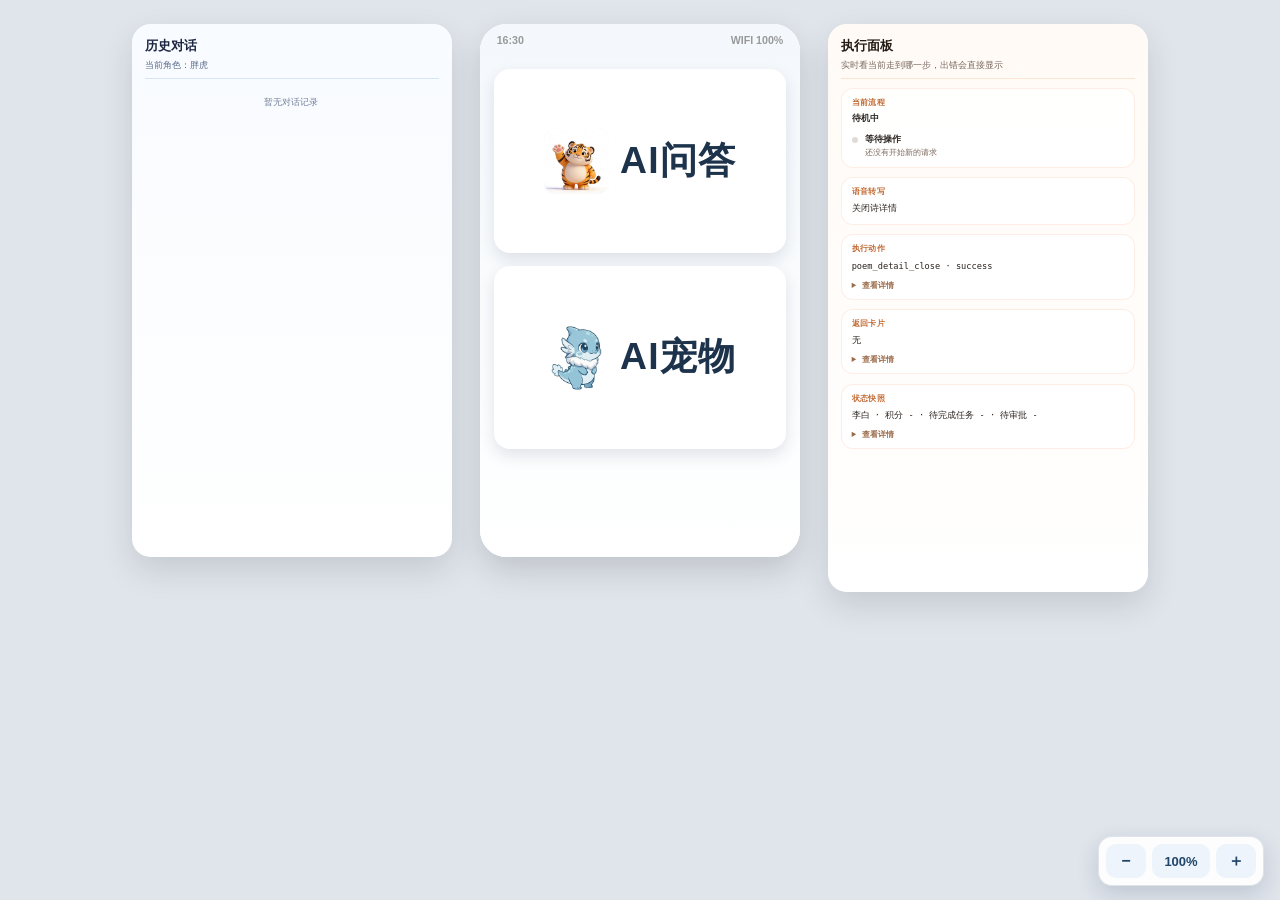
<file: 胖虎小龙虾1/panghu_ui/index.html>
<!DOCTYPE html>
<html lang="zh-CN">
<head>
  <meta charset="UTF-8">
  <meta name="viewport" content="width=device-width, initial-scale=1.0, viewport-fit=cover">
  <title>胖虎小龙虾 UI 原型</title>
  <link rel="stylesheet" href="style.css">
</head>
<body>
  <div class="workspace">
    <aside class="history-panel">
      <div class="history-header">
        <div class="history-title">历史对话</div>
        <div id="history-role" class="history-role">当前角色：胖虎</div>
      </div>
      <div id="history-list" class="history-list">
        <div class="history-empty">暂无对话记录</div>
      </div>
    </aside>

    <div class="screen">
      <!-- 状态层 -->
      <div class="status-bar">
        <span>16:30</span>
        <span>WIFI 100%</span>
      </div>

      <button id="qa-home-back-btn" class="qa-home-back-btn hidden" type="button" aria-label="返回入口">
        <svg width="22" height="22" viewBox="0 0 24 24" fill="none" stroke="currentColor" stroke-width="2.5" stroke-linecap="round" stroke-linejoin="round"><polyline points="15 18 9 12 15 6"></polyline></svg>
      </button>

      <section id="feature-gateway" class="feature-gateway">
        <div class="feature-gateway-status">
          <span>16:30</span>
          <span>WIFI 100%</span>
        </div>
        <div class="feature-gateway-inner">
          <button id="enter-qa-btn" class="feature-entry-btn feature-entry-qa" type="button" aria-label="进入AI问答">
            <div class="feature-entry-avatar">
              <img id="qa-entry-avatar-img" src="assets/胖虎形象.jpg" alt="当前角色">
            </div>
            <div class="feature-entry-title">AI问答</div>
          </button>

          <button id="enter-pet-btn" class="feature-entry-btn feature-entry-pet" type="button" aria-label="进入AI宠物">
            <div class="feature-entry-avatar">
              <img src="assets/pet_baby.png" alt="AI宠物幼崽形象">
            </div>
            <div class="feature-entry-title">AI宠物</div>
          </button>
        </div>
      </section>
      
      <!-- 内容区 -->
      <div class="content">
        <section id="pet-page" class="pet-page hidden">
          <div class="pet-top-row">
            <div class="pet-level-card">
              <div id="pet-level-text" class="pet-level-text">AI宠物 Lv.1/5</div>
              <div class="pet-level-track">
                <div id="pet-level-bar" class="pet-level-bar"></div>
              </div>
            </div>
            <div class="pet-energy-card">
              <div id="pet-energy-text" class="pet-energy-text">精力 100%</div>
              <div class="pet-energy-track">
                <div id="pet-energy-bar" class="pet-energy-bar"></div>
              </div>
            </div>
          </div>

          <div class="pet-main-stage">
            <div class="pet-affection-panel">
              <div class="pet-affection-label">好感度</div>
              <div class="pet-affection-track">
                <div id="pet-affection-bar" class="pet-affection-bar"></div>
              </div>
              <div id="pet-affection-text" class="pet-affection-text">0%</div>
            </div>

            <div class="pet-center-wrap">
              <div id="pet-reaction-bubble" class="pet-reaction-bubble hidden">你好呀~</div>
              <button id="pet-character-btn" class="pet-character-btn" type="button" aria-label="戳一戳宠物">
                <img src="assets/pet_baby.png" alt="AI宠物形象">
              </button>
            </div>
          </div>

          <div id="pet-actions-default" class="pet-actions-default">
            <button id="pet-play-btn" class="pet-mode-btn" type="button">玩耍</button>
            <button id="pet-feed-btn" class="pet-mode-btn" type="button">喂养</button>
          </div>

          <div id="pet-actions-play" class="pet-actions-play hidden">
            <button id="pet-play-back-btn" class="pet-play-back-btn" type="button" aria-label="退出玩耍">
              <svg width="22" height="22" viewBox="0 0 24 24" fill="none" stroke="currentColor" stroke-width="2.8" stroke-linecap="round" stroke-linejoin="round"><polyline points="15 18 9 12 15 6"></polyline></svg>
            </button>
            <button id="pet-play-mic-btn" class="pet-play-mic-btn" type="button">
              <span class="pet-play-mic-icon">🎤</span>
              <span id="pet-play-mic-text">和宠物聊天</span>
            </button>
          </div>

          <div id="pet-backpack" class="pet-backpack">
            <div id="pet-backpack-handle" class="pet-backpack-handle"></div>
            <div class="pet-backpack-title">背包</div>
            <div id="pet-food-list" class="pet-food-list"></div>
          </div>

          <button id="pet-page-back-btn" class="pet-page-back-btn" type="button" aria-label="返回入口">
            <svg width="22" height="22" viewBox="0 0 24 24" fill="none" stroke="currentColor" stroke-width="2.8" stroke-linecap="round" stroke-linejoin="round"><polyline points="15 18 9 12 15 6"></polyline></svg>
          </button>
        </section>

        <section id="role-page" class="role-page hidden">
          <div id="role-track" class="role-page-track"></div>
          <div id="role-dots" class="role-dots"></div>
          <button id="role-apply-btn" class="role-apply-btn" type="button">✓ 确认切换</button>
        </section>

        <div class="character-wrapper">
          <video src="assets/打招呼.mp4" id="panghu-video" class="character-video" autoplay loop muted playsinline></video>
          <img src="assets/胖虎形象.jpg" id="panghu-img" class="character-video hidden" alt="角色">
        </div>
        
        <div id="mic-icon" class="mic-icon hidden">
          🎤
        </div>
        
        <div id="loading" class="loading hidden">
          <div class="spinner"></div>
        </div>
        
        <!-- 卡片或气泡回复 -->
        <div id="response-bubble" class="response-bubble hidden">
          别怕，我在！这就帮你安排~
        </div>

        <div id="cards-panel" class="cards-panel hidden"></div>

        <button id="libai-entry-btn" class="libai-entry-btn hidden" type="button">诗集</button>

        <section id="libai-page" class="libai-page hidden">
          <div class="libai-head">
            <button id="libai-back-btn" class="libai-back-btn" type="button" aria-label="返回">
              <svg width="20" height="20" viewBox="0 0 24 24" fill="none" stroke="currentColor" stroke-width="2.5" stroke-linecap="round" stroke-linejoin="round"><polyline points="15 18 9 12 15 6"></polyline></svg>
            </button>
            <div class="libai-title-wrap">
              <div class="libai-title">李白诗集</div>
            </div>
          </div>
          <div id="libai-current-title" class="libai-current-title">称号加载中...</div>
          <div class="libai-progress-row">
            <div id="libai-progress-text" class="libai-progress-text">0 / 20</div>
            <div class="libai-progress-track">
              <div id="libai-progress-bar" class="libai-progress-bar"></div>
            </div>
          </div>
          <div id="libai-poems" class="libai-poems"></div>

          <div id="libai-poem-modal" class="libai-modal-overlay hidden">
            <div class="libai-modal">
              <button id="libai-modal-close" class="libai-modal-close" type="button">✕</button>
              <div id="libai-modal-body" class="libai-modal-body"></div>
              <div id="libai-line-explain" class="libai-line-explain hidden"></div>
              <div class="libai-modal-actions">
                <button id="libai-explain-btn" class="libai-action-btn libai-explain-btn" type="button">讲解</button>
                <button id="libai-recite-btn" class="libai-action-btn libai-recite-btn" type="button">开始背诵</button>
              </div>
              <div id="libai-explain-panel" class="libai-explain-panel hidden"></div>
            </div>
            <button id="libai-modal-ask-btn" class="libai-modal-ask-btn" type="button">按住提问</button>
          </div>
        </section>
      </div>
      
      <!-- 底部按钮 -->
      <div class="controls">
        <div id="waves" class="waves hidden">
          <div class="wave"></div>
          <div class="wave"></div>
          <div class="wave"></div>
        </div>
        <div class="control-row">
          <button id="role-trigger" class="role-trigger" type="button" aria-label="打开角色选择">
            <span id="role-trigger-avatar" class="role-trigger-avatar">🐯</span>
          </button>

          <div id="talk-btn" class="talk-btn">
            <svg id="mic-svg" xmlns="http://www.w3.org/2000/svg" viewBox="0 0 24 24" fill="white" width="36" height="36">
              <path d="M12 15a3 3 0 0 0 3-3V6a3 3 0 0 0-6 0v6a3 3 0 0 0 3 3z"/>
              <path d="M17.25 11.25a.75.75 0 0 0-1.5 0A3.75 3.75 0 0 1 12 15a3.75 3.75 0 0 1-3.75-3.75.75.75 0 0 0-1.5 0 5.25 5.25 0 0 0 4.5 5.196V18H9.75a.75.75 0 0 0 0 1.5h4.5a.75.75 0 0 0 0-1.5H12.75v-2.554a5.25 5.25 0 0 0 4.5-5.196z"/>
            </svg>
            <div id="soundwave-bars" class="soundwave-bars hidden">
              <div class="bar"></div>
              <div class="bar"></div>
              <div class="bar"></div>
              <div class="bar"></div>
              <div class="bar"></div>
            </div>
          </div>

          <button id="text-toggle-btn" class="text-toggle-btn" type="button" aria-label="文字输入">
            <svg xmlns="http://www.w3.org/2000/svg" viewBox="0 0 24 24" fill="#6d4b37" width="24" height="24">
              <path d="M20 5H4c-1.1 0-1.99.9-1.99 2L2 17c0 1.1.9 2 2 2h16c1.1 0 2-.9 2-2V7c0-1.1-.9-2-2-2zm-9 3h2v2h-2V8zm0 3h2v2h-2v-2zM8 8h2v2H8V8zm0 3h2v2H8v-2zm-1 2H5v-2h2v2zm0-3H5V8h2v2zm9 7H8v-2h8v2zm0-4h-2v-2h2v2zm0-3h-2V8h2v2zm3 3h-2v-2h2v2zm0-3h-2V8h2v2z"/>
            </svg>
          </button>
        </div>
      </div>

      <div id="text-input-panel" class="text-input-panel">
        <button id="chat-file-btn" type="button" aria-label="上传音频或视频">
          <svg xmlns="http://www.w3.org/2000/svg" viewBox="0 0 24 24" fill="#6d4b37" width="20" height="20">
            <path d="M12 3a1 1 0 0 1 1 1v8.59l2.3-2.29a1 1 0 1 1 1.4 1.42l-4 3.98a1 1 0 0 1-1.4 0l-4-3.98a1 1 0 0 1 1.4-1.42L11 12.59V4a1 1 0 0 1 1-1z"/>
            <path d="M5 18a1 1 0 0 1 1-1h12a1 1 0 1 1 0 2H6a1 1 0 0 1-1-1z"/>
          </svg>
        </button>
        <input type="file" id="chat-file-input" accept="audio/*,video/*" hidden>
        <input type="text" id="chat-input" placeholder="和胖虎聊点什么吧..." autocomplete="off">
        <button id="chat-send-btn" type="button" aria-label="发送">
          <svg xmlns="http://www.w3.org/2000/svg" viewBox="0 0 24 24" fill="none" stroke="currentColor" stroke-width="3" stroke-linecap="round" stroke-linejoin="round" width="18" height="18"><line x1="12" y1="19" x2="12" y2="5"></line><polyline points="5 12 12 5 19 12"></polyline></svg>
        </button>
        <button id="chat-close-btn" type="button">✕</button>
      </div>

      <div id="file-drop-hint" class="file-drop-hint hidden">松开即可上传音频或视频</div>
    </div>

    <aside class="debug-panel">
      <div class="debug-header">
        <div class="debug-title">执行面板</div>
        <div class="debug-subtitle">实时看当前走到哪一步，出错会直接显示</div>
      </div>

      <div class="debug-block">
        <div class="debug-label">当前流程</div>
        <div id="debug-flow-status" class="debug-flow-status">待机中</div>
        <div id="debug-flow-log" class="debug-flow-log">
          <div class="debug-flow-item is-idle">
            <span class="debug-flow-dot"></span>
            <div class="debug-flow-content">
              <div class="debug-flow-title">等待操作</div>
              <div class="debug-flow-meta">还没有开始新的请求</div>
            </div>
          </div>
        </div>
      </div>

      <div class="debug-block">
        <div class="debug-label">语音转写</div>
        <pre id="debug-transcript" class="debug-value">等待输入</pre>
      </div>

      <div class="debug-block">
        <div class="debug-label">执行动作</div>
        <div id="debug-action" class="debug-value">-</div>
        <details class="debug-details">
          <summary>查看详情</summary>
          <pre id="debug-action-detail" class="debug-detail-value">-</pre>
        </details>
      </div>

      <div class="debug-block">
        <div class="debug-label">返回卡片</div>
        <div id="debug-cards" class="debug-value">无</div>
        <details class="debug-details">
          <summary>查看详情</summary>
          <pre id="debug-cards-detail" class="debug-detail-value">[]</pre>
        </details>
      </div>

      <div class="debug-block">
        <div class="debug-label">状态快照</div>
        <div id="debug-state" class="debug-value">-</div>
        <details class="debug-details">
          <summary>查看详情</summary>
          <pre id="debug-state-detail" class="debug-detail-value">-</pre>
        </details>
      </div>
    </aside>
  </div>

  <div id="ui-scale-controls" class="ui-scale-controls" aria-label="页面缩放控制">
    <button id="ui-scale-down" type="button" aria-label="缩小页面">−</button>
    <button id="ui-scale-reset" type="button" aria-label="重置缩放">100%</button>
    <button id="ui-scale-up" type="button" aria-label="放大页面">＋</button>
  </div>

  <script src="script.js"></script>
</body>
</html>
</file>
<file: styles.css>
:root {
  --bg: #e9e0d4;
  --shell: #98b820;
  --shell-deep: #73900c;
  --shell-shadow: #7c9411;
  --screen-black: #0f1116;
  --panel: #f5f9fc;
  --text: #101218;
  --muted: #7b818c;
  --line: #dde4ec;
  --blue: #1cb4ff;
  --blue-deep: #0a92e5;
  --tab: #f1f4f7;
}

* {
  box-sizing: border-box;
}

body {
  margin: 0;
  min-height: 100vh;
  display: grid;
  place-items: center;
  background:
    radial-gradient(circle at top, rgba(255, 255, 255, 0.7), transparent 32%),
    linear-gradient(180deg, #ede4d8 0%, var(--bg) 100%);
  font-family: "Avenir Next", "PingFang SC", "Noto Sans SC", sans-serif;
  color: var(--text);
}

.page-shell {
  width: min(100%, 1320px);
  padding: 32px;
}

.scene {
  display: grid;
  place-items: center;
  min-height: calc(100vh - 64px);
}

.device-stage {
  display: flex;
  justify-content: center;
  align-items: flex-start;
  overflow: visible;
}

.device {
  position: relative;
  width: min(88vw, 980px);
  aspect-ratio: 0.89;
  border-radius: 58px;
  background:
    linear-gradient(145deg, rgba(255, 255, 255, 0.25), transparent 20%),
    linear-gradient(180deg, #a2c127 0%, #91b116 60%, #89a90d 100%);
  box-shadow:
    inset 0 3px 6px rgba(255, 255, 255, 0.45),
    inset 0 -5px 8px rgba(64, 83, 7, 0.18),
    0 18px 50px rgba(88, 96, 33, 0.2);
  display: grid;
  grid-template-columns: minmax(0, 1fr) 158px;
  gap: 24px;
  padding: 54px 42px 42px 42px;
  transform-origin: top center;
}

.screen-bezel {
  border-radius: 42px;
  background:
    linear-gradient(145deg, #12151b 0%, #050608 100%);
  padding: 16px;
  box-shadow:
    inset 0 0 0 2px rgba(255, 255, 255, 0.04),
    0 4px 10px rgba(0, 0, 0, 0.25);
}

.screen {
  position: relative;
  overflow: hidden;
  height: 100%;
  border-radius: 24px;
  background: linear-gradient(180deg, #fcfdff 0%, #edf4f9 100%);
  padding: 0;
}

.status-bar {
  position: absolute;
  left: 24px;
  right: 24px;
  top: 24px;
  z-index: 3;
  display: flex;
  justify-content: space-between;
  align-items: center;
  font-size: 20px;
}

.status-group {
  display: flex;
  align-items: center;
  gap: 12px;
}

.status-time {
  color: #7b818c;
  font-size: 18px;
  font-weight: 700;
  letter-spacing: 0.02em;
}

.status-icon {
  position: relative;
  display: inline-block;
  color: #7b818c;
}

.status-wifi {
  width: 16px;
  height: 20px;
}

.status-wifi svg {
  position: absolute;
  inset: 0;
  width: 100%;
  height: 100%;
}

.status-wifi path {
  fill: none;
  stroke: currentColor;
  stroke-width: 1.8;
  stroke-linecap: round;
  stroke-linejoin: round;
}

.status-bluetooth {
  width: 16px;
  height: 20px;
}

.status-bluetooth svg {
  position: absolute;
  inset: 0;
  width: 100%;
  height: 100%;
}

.status-bluetooth path {
  fill: none;
  stroke: currentColor;
  stroke-width: 1.8;
  stroke-linecap: round;
  stroke-linejoin: round;
}

.status-battery {
  width: 24px;
  height: 14px;
  border-radius: 4px;
  border: 2px solid currentColor;
}

.status-battery::after {
  content: "";
  position: absolute;
  right: -5px;
  top: 4px;
  width: 3px;
  height: 6px;
  border-radius: 0 2px 2px 0;
  background: currentColor;
}

.battery-level {
  position: absolute;
  left: 2px;
  top: 2px;
  width: 12px;
  height: 6px;
  border-radius: 2px;
  background: currentColor;
}

.app-page {
  position: absolute;
  left: 24px;
  right: 24px;
  top: 90px;
  bottom: 126px;
  display: none;
  height: auto;
  overflow: hidden;
}

.app-page.is-active {
  display: block;
}

.app-page[data-page="resource-search"] {
  left: 0;
  right: 0;
  bottom: 0;
}

.lock-layer {
  position: absolute;
  inset: 0;
  z-index: 7;
  background: linear-gradient(180deg, #fcfdff 0%, #edf4f9 100%);
}

.lock-layer [hidden] {
  display: none !important;
}

.lock-home,
.gesture-panel {
  position: absolute;
  left: 24px;
  right: 24px;
  top: 90px;
  bottom: 24px;
}

.lock-home {
  display: grid;
  grid-template-rows: 40% 30% 30%;
  text-align: center;
}

.lock-time-block,
.lock-track-block,
.lock-bottom-block {
  display: flex;
  align-items: center;
  justify-content: center;
  flex-direction: column;
}

.lock-clock {
  margin: 0;
  font-size: 92px;
  line-height: 1;
  font-weight: 800;
  letter-spacing: -0.05em;
}

.lock-date {
  margin: 12px 0 0;
  font-size: 34px;
  font-weight: 700;
  color: #5c6572;
}

.lock-track-label {
  margin: 0 0 12px;
  font-size: 24px;
  color: #7b818c;
  font-weight: 700;
}

.lock-track-title {
  margin: 0;
  width: 80%;
  font-size: 38px;
  line-height: 1.18;
  font-weight: 800;
  letter-spacing: -0.04em;
}

.lock-bottom-block {
  justify-content: flex-end;
  padding-bottom: 34px;
}

.lock-action-row {
  width: 100%;
  display: grid;
  grid-template-columns: 112px 1fr 112px;
  align-items: end;
}

.lock-action {
  width: 100px;
  height: 100px;
  border: 0;
  border-radius: 50%;
  justify-self: center;
  display: grid;
  place-items: center;
  box-shadow: 0 12px 24px rgba(143, 157, 176, 0.24);
}

.lock-action.emergency {
  background: radial-gradient(circle at 35% 35%, #ff6d6d 0%, #ff4646 70%, #d93232 100%);
  color: #fff;
}

.lock-action.settings {
  background: radial-gradient(circle at 35% 35%, #f1f5ff 0%, #dfe8ff 72%, #cfd9ff 100%);
  color: #6880b5;
}

.lock-action-icon {
  font-size: 44px;
  font-weight: 900;
  line-height: 1;
}

.lock-action.emergency .lock-action-icon {
  font-size: 30px;
  letter-spacing: 0.04em;
}

.lock-center-hint {
  display: flex;
  flex-direction: column;
  align-items: center;
  justify-content: flex-end;
  gap: 4px;
  padding-bottom: 8px;
}

.lock-chevron {
  font-size: 34px;
  line-height: 1;
  color: #788392;
}

.lock-center-text {
  font-size: 28px;
  font-weight: 800;
}

.lock-center-subtext {
  font-size: 18px;
  color: #7b818c;
  font-weight: 700;
}

.lock-modal {
  position: absolute;
  inset: 0;
  z-index: 8;
  display: grid;
  place-items: center;
  background: rgba(245, 249, 252, 0.84);
  padding: 90px 32px 32px;
}

.lock-modal-card {
  width: 100%;
  border-radius: 34px;
  background: linear-gradient(180deg, rgba(255, 255, 255, 0.98), rgba(242, 246, 250, 0.98));
  box-shadow:
    0 18px 36px rgba(158, 171, 186, 0.26),
    inset 0 1px 0 rgba(255, 255, 255, 0.95);
  padding: 38px 28px 28px;
  text-align: center;
}

.lock-modal-title {
  margin: 0 0 18px;
  font-size: 40px;
  font-weight: 800;
}

.lock-modal-text {
  margin: 0;
  font-size: 28px;
  line-height: 1.45;
  font-weight: 700;
  color: #1e2430;
}

.lock-modal-btn {
  margin-top: 28px;
  width: 100%;
  height: 76px;
  border: 0;
  border-radius: 999px;
  background: linear-gradient(180deg, #f4e018 0%, #e0c500 100%);
  color: #121920;
  font-family: inherit;
  font-size: 34px;
  font-weight: 900;
  box-shadow: 0 12px 20px rgba(217, 190, 42, 0.26);
}

.gesture-panel {
  z-index: 8;
  display: grid;
  grid-template-rows: auto 1fr;
  align-items: center;
  justify-items: center;
}

.gesture-panel-head {
  padding-top: 12px;
}

.gesture-status {
  margin: 0;
  min-height: 50px;
  font-size: 34px;
  font-weight: 800;
  color: #1f2731;
}

.gesture-status.is-error {
  color: #ea4040;
}

.gesture-status.is-success {
  color: #2ea857;
}

.gesture-grid-wrap {
  position: relative;
  width: 84%;
  aspect-ratio: 1;
  touch-action: none;
}

.gesture-lines {
  position: absolute;
  inset: 0;
  width: 100%;
  height: 100%;
  pointer-events: none;
}

.gesture-lines polyline {
  fill: none;
  stroke: #2a8de9;
  stroke-width: 10;
  stroke-linecap: round;
  stroke-linejoin: round;
}

.gesture-grid-wrap.is-error .gesture-lines polyline {
  stroke: #ea4040;
}

.gesture-grid-wrap.is-success .gesture-lines polyline {
  stroke: #2ea857;
}

.gesture-grid {
  position: absolute;
  inset: 0;
  display: grid;
  grid-template-columns: repeat(3, 1fr);
  gap: 16%;
  padding: 8%;
  touch-action: none;
}

.gesture-dot {
  width: 100%;
  aspect-ratio: 1;
  border-radius: 50%;
  border: 18px solid #2d3956;
  background: #f5f9ff;
  box-shadow: inset 0 0 0 6px rgba(255, 255, 255, 0.45);
}

.gesture-dot.is-active {
  border-color: #2a8de9;
  background: #dfefff;
}

.gesture-grid-wrap.is-error .gesture-dot.is-active {
  border-color: #ea4040;
  background: #ffe0e0;
}

.gesture-grid-wrap.is-success .gesture-dot.is-active {
  border-color: #2ea857;
  background: #def7e5;
}

.service-page {
  position: absolute;
  left: 24px;
  right: 24px;
  top: 90px;
  bottom: 24px;
  z-index: 8;
  overflow-y: auto;
  scrollbar-width: none;
}

.service-page::-webkit-scrollbar {
  display: none;
}

.service-page-header {
  display: flex;
  align-items: center;
  gap: 18px;
  margin-bottom: 24px;
}

.service-page-header h3 {
  margin: 0;
  font-size: 56px;
  line-height: 1;
  font-weight: 900;
  letter-spacing: -0.05em;
}

.service-back {
  width: 54px;
  height: 54px;
  border: 0;
  border-radius: 18px;
  background: rgba(17, 24, 34, 0.06);
  color: #1f2731;
  font-size: 48px;
  line-height: 1;
}

.service-list {
  display: grid;
  gap: 20px;
  padding-bottom: 28px;
}

.service-item {
  min-height: 138px;
  border: 1px solid rgba(215, 225, 234, 0.95);
  border-radius: 30px;
  background: linear-gradient(180deg, rgba(248, 251, 255, 0.98) 0%, rgba(239, 245, 250, 0.96) 100%);
  box-shadow:
    0 10px 24px rgba(191, 204, 216, 0.18),
    0 1px 0 rgba(255, 255, 255, 0.95) inset,
    0 0 0 1px rgba(214, 223, 232, 0.82) inset,
    0 -10px 18px rgba(255, 255, 255, 0.45) inset;
  display: grid;
  grid-template-columns: 106px 1fr;
  align-items: center;
  gap: 18px;
  padding: 0 28px;
  text-align: left;
  color: #111820;
  font-family: inherit;
  font-size: 38px;
  font-weight: 900;
  letter-spacing: -0.04em;
}

.service-icon {
  width: 88px;
  height: 88px;
  border-radius: 50%;
  display: grid;
  place-items: center;
}

.service-icon svg {
  width: 58px;
  height: 58px;
}

.service-icon.is-solid svg {
  width: 52px;
  height: 52px;
}

.service-icon svg path,
.service-icon svg rect,
.service-icon svg circle,
.service-icon svg text {
  fill: none;
  stroke: currentColor;
  stroke-width: 3.2;
  stroke-linecap: round;
  stroke-linejoin: round;
}

.service-icon.is-solid svg path,
.service-icon.is-solid svg rect,
.service-icon.is-solid svg circle,
.service-icon.is-solid svg text {
  fill: currentColor;
  stroke: none;
}

.service-icon svg text {
  fill: currentColor;
  stroke: none;
  font-size: 14px;
  font-weight: 900;
  letter-spacing: 0.08em;
}

.emergency-item .service-icon {
  background: radial-gradient(circle at 35% 35%, #ff6d6d 0%, #ff4646 70%, #d93232 100%);
  color: #fff;
}

.settings-item .service-icon {
  background: radial-gradient(circle at 35% 35%, #d6f1ff 0%, #bfe7ff 72%, #a7dbff 100%);
  color: #0a92e5;
}

.baby-card {
  border-radius: 34px;
  background: linear-gradient(180deg, #f6fafe 0%, #edf3f8 100%);
  box-shadow:
    0 14px 28px rgba(189, 202, 214, 0.24),
    inset 0 1px 0 rgba(255, 255, 255, 0.92);
  padding: 38px 30px 34px;
}

.baby-avatar {
  position: relative;
  width: 148px;
  height: 148px;
  margin: 0 auto 28px;
  border-radius: 50%;
  background: radial-gradient(circle at 35% 35%, #4cd0ff 0%, #1cb4ff 60%, #0a92e5 100%);
}

.baby-hair {
  position: absolute;
  left: 24px;
  top: 22px;
  width: 100px;
  height: 62px;
  border-radius: 54px 54px 34px 34px;
  background: #2e374c;
}

.baby-face {
  position: absolute;
  left: 31px;
  top: 48px;
  width: 86px;
  height: 86px;
  border-radius: 44px;
  background: #ffe5cb;
}

.baby-info-list {
  display: grid;
  gap: 18px;
}

.baby-info-item {
  border-radius: 24px;
  background: rgba(255, 255, 255, 0.78);
  padding: 22px 24px;
  box-shadow: inset 0 1px 0 rgba(255, 255, 255, 0.92);
}

.baby-info-label {
  display: block;
  margin-bottom: 8px;
  font-size: 22px;
  color: #6d7683;
  font-weight: 700;
}

.baby-info-item strong {
  display: block;
  font-size: 28px;
  line-height: 1.4;
  color: #101820;
}

.album-card {
  padding-top: 10px;
  text-align: center;
}

.album-art {
  position: relative;
  width: 45%;
  aspect-ratio: 1;
  margin: 0 auto 16px;
  border-radius: 34px;
  background:
    linear-gradient(145deg, rgba(221, 229, 235, 0.9), transparent 20%),
    linear-gradient(180deg, #ffffff 0%, #f8fbff 100%);
  box-shadow:
    12px 12px 22px rgba(191, 203, 211, 0.38),
    inset -6px -6px 12px rgba(223, 235, 244, 0.7);
  overflow: hidden;
}

.album-art-image {
  width: 100%;
  height: 100%;
  background-size: cover;
  background-position: center;
  background-repeat: no-repeat;
}

.album-accent {
  position: absolute;
  right: 0;
  bottom: 0;
  width: 44%;
  height: 44%;
  border-bottom-right-radius: 34px;
  border-top-left-radius: 100%;
  background: linear-gradient(180deg, #34d7f3 0%, #28c4e7 100%);
}

.track-title-window {
  width: 88%;
  height: clamp(78px, 5.8vw, 105px);
  margin: 0 auto;
  overflow: hidden;
  display: flex;
  align-items: center;
  justify-content: center;
  position: relative;
}

.track-title-rail {
  width: 100%;
  overflow: hidden;
  display: flex;
  justify-content: center;
}

.track-title {
  margin: 0;
  width: max-content;
  max-width: none;
  font-size: 44px;
  line-height: 1;
  letter-spacing: -0.04em;
  font-weight: 700;
  text-align: center;
  white-space: nowrap;
  transform: translateX(0);
}

.track-title.is-scrolling {
  animation: marquee var(--marquee-duration, 8s) ease-in-out infinite alternate;
}

.album-lang {
  margin: 8px 0 18px;
  color: #00a6df;
  font-size: 28px;
  font-weight: 700;
}

.progress-wrap {
  display: grid;
  grid-template-columns: auto 1fr auto;
  align-items: center;
  gap: 16px;
  width: 88%;
  margin: 0 auto;
  font-size: 28px;
  color: #5a616d;
  font-weight: 700;
}

.progress-track {
  position: relative;
  height: 14px;
  border-radius: 999px;
  background: #edf0f3;
  box-shadow: inset 0 2px 4px rgba(154, 167, 180, 0.24);
}

.ab-marker {
  position: absolute;
  top: -22px;
  width: 24px;
  height: 24px;
  margin-left: -12px;
  border-radius: 50%;
  display: grid;
  place-items: center;
  font-size: 13px;
  font-weight: 800;
  color: #fff;
  box-shadow: 0 6px 14px rgba(65, 85, 99, 0.18);
  z-index: 2;
}

.ab-marker[hidden] {
  display: none !important;
}

.ab-marker-a {
  background: linear-gradient(180deg, #f8b23b 0%, #e68d0d 100%);
}

.ab-marker-b {
  background: linear-gradient(180deg, #3fcfff 0%, #1199e5 100%);
}

.progress-fill {
  height: 100%;
  width: 18%;
  border-radius: inherit;
  background: linear-gradient(90deg, #11b8ff, #47c9ff);
}

.progress-thumb {
  position: absolute;
  left: 18%;
  top: 50%;
  width: 28px;
  height: 28px;
  transform: translate(-50%, -50%);
  border: 0;
  border-radius: 50%;
  background: #fff;
  box-shadow: 0 2px 10px rgba(95, 114, 126, 0.35);
}

.play-back-btn {
  position: absolute;
  left: 8%;
  top: 24px;
  width: 48px;
  height: 48px;
  border: 0;
  border-radius: 16px;
  background: rgba(17, 24, 34, 0.06);
  color: #1b2431;
  font-size: 34px;
  line-height: 1;
  z-index: 2;
}

.playback-controls {
  display: grid;
  grid-template-columns: 1fr auto 1fr;
  align-items: center;
  gap: 24px;
  margin-top: 36px;
  width: 88%;
  margin-left: auto;
  margin-right: auto;
}

.play-tool-speed {
  position: absolute;
  top: 12px;
  right: calc(8% - 44px);
  width: 92px;
  justify-content: center;
}

.play-tools-bottom {
  position: absolute;
  left: 8%;
  right: 8%;
  bottom: 100px;
  display: grid;
  grid-template-columns: 1fr 1fr;
  align-items: center;
}

.play-tool-btn {
  display: inline-flex;
  align-items: center;
  gap: 8px;
  width: 92px;
  height: 44px;
  padding: 0 14px;
  border: 0;
  border-radius: 18px;
  background: rgba(255, 255, 255, 0.9);
  box-shadow:
    0 10px 22px rgba(189, 202, 216, 0.25),
    inset 0 0 0 1px rgba(194, 208, 223, 0.68);
  color: #5d6774;
  font-size: 16px;
  font-weight: 800;
}

.play-tools-bottom #abLoopBtn {
  justify-self: start;
}

.play-tools-bottom #playlistBtn {
  justify-self: end;
}

.play-tool-icon {
  width: 22px;
  height: 22px;
  color: #5d6774;
  flex: 0 0 auto;
}

.play-tool-icon svg {
  width: 100%;
  height: 100%;
}

.play-tool-icon path {
  fill: none;
  stroke: currentColor;
  stroke-width: 2.2;
  stroke-linecap: round;
  stroke-linejoin: round;
}

.play-tool-label {
  line-height: 1;
  white-space: nowrap;
}

.play-tool-btn.is-active {
  color: #0f8edb;
  box-shadow:
    0 10px 22px rgba(38, 169, 243, 0.24),
    inset 0 0 0 1.5px rgba(28, 180, 255, 0.72);
}

.play-overlay-backdrop {
  position: absolute;
  inset: 0;
  z-index: 4;
  background: rgba(245, 249, 252, 0.86);
  backdrop-filter: blur(6px);
  display: flex;
  align-items: flex-end;
  justify-content: center;
  padding: 24px 0 0;
}

.play-overlay-backdrop[hidden] {
  display: none !important;
}

.play-overlay-panel {
  width: 100%;
  max-height: 72%;
  border-radius: 28px 28px 0 0;
  background: linear-gradient(180deg, rgba(255, 255, 255, 0.98) 0%, rgba(241, 246, 251, 0.98) 100%);
  box-shadow: 0 -12px 28px rgba(189, 202, 216, 0.24);
  padding: 20px 24px 28px;
}

.play-overlay-head {
  display: flex;
  align-items: center;
  justify-content: space-between;
  margin-bottom: 18px;
}

.play-overlay-head h3 {
  margin: 0;
  font-size: 24px;
}

.play-overlay-close {
  width: 36px;
  height: 36px;
  border: 0;
  border-radius: 12px;
  background: rgba(17, 24, 34, 0.06);
  color: #5d6774;
  font-size: 28px;
  line-height: 1;
}

.speed-option-list {
  display: grid;
  grid-template-columns: repeat(2, minmax(0, 1fr));
  gap: 12px;
}

.speed-option {
  min-height: 52px;
  border: 0;
  border-radius: 18px;
  background: #eef3f8;
  color: #2c3745;
  font-size: 18px;
  font-weight: 800;
  box-shadow: inset 0 0 0 1px rgba(205, 216, 228, 0.8);
}

.speed-option.is-active {
  background: linear-gradient(180deg, #37c9ff 0%, #129de9 100%);
  color: #fff;
  box-shadow: 0 10px 20px rgba(38, 169, 243, 0.22);
}

.playlist-list {
  display: grid;
  gap: 12px;
  max-height: calc(72vh - 120px);
  overflow-y: auto;
  padding-right: 2px;
}

.playlist-item {
  display: flex;
  align-items: center;
  justify-content: space-between;
  gap: 16px;
  width: 100%;
  padding: 16px 18px;
  border: 0;
  border-radius: 20px;
  background: rgba(255, 255, 255, 0.92);
  box-shadow:
    0 8px 18px rgba(189, 202, 216, 0.2),
    inset 0 0 0 1px rgba(205, 216, 228, 0.74);
  text-align: left;
}

.playlist-item.is-current {
  box-shadow:
    0 8px 18px rgba(38, 169, 243, 0.18),
    inset 0 0 0 1.5px rgba(28, 180, 255, 0.68);
}

.playlist-item-main {
  min-width: 0;
}

.playlist-item-main strong,
.playlist-item-main span {
  display: block;
}

.playlist-item-main strong {
  font-size: 20px;
  line-height: 1.3;
}

.playlist-item-main span {
  margin-top: 4px;
  color: #6b7583;
  font-size: 15px;
  line-height: 1.3;
}

.playlist-item-status {
  flex: 0 0 auto;
  padding: 8px 12px;
  border-radius: 999px;
  background: #edf3f8;
  color: #109de9;
  font-size: 14px;
  font-weight: 800;
}

.playback-controls .icon-btn:first-child {
  justify-self: end;
}

.playback-controls .icon-btn.next {
  justify-self: start;
}

.icon-btn,
.play-btn,
.hardware-knob,
.hardware-wheel,
.nav-item {
  border: 0;
  cursor: pointer;
}

.icon-btn {
  position: relative;
  width: 72px;
  height: 72px;
  background: transparent;
}

.icon-btn span,
.icon-btn.next span {
  position: absolute;
  inset: 0;
}

.icon-btn span::before,
.icon-btn span::after {
  content: "";
  position: absolute;
  top: 50%;
  transform: translateY(-50%);
}

.icon-btn span::before {
  left: 16px;
  width: 8px;
  height: 34px;
  border-radius: 3px;
  background: #111621;
}

.icon-btn span::after {
  left: 28px;
  border-top: 18px solid transparent;
  border-bottom: 18px solid transparent;
  border-right: 24px solid #111621;
}

.icon-btn.next span::before {
  left: 48px;
}

.icon-btn.next span::after {
  left: 18px;
  border-right: 0;
  border-left: 24px solid #111621;
}

.play-btn {
  position: relative;
  width: 132px;
  height: 132px;
  border-radius: 50%;
  background: radial-gradient(circle at 30% 30%, #41d1ff 0%, var(--blue) 56%, var(--blue-deep) 100%);
  box-shadow:
    0 14px 24px rgba(49, 187, 255, 0.35),
    inset 0 2px 8px rgba(255, 255, 255, 0.55);
}

.play-icon,
.play-btn[data-state="playing"] .play-icon::before,
.play-btn[data-state="playing"] .play-icon::after {
  position: absolute;
  top: 50%;
  left: 50%;
}

.play-icon {
  width: 0;
  height: 0;
  transform: translate(-38%, -50%);
  border-top: 28px solid transparent;
  border-bottom: 28px solid transparent;
  border-left: 42px solid #fff;
}

.play-btn[data-state="playing"] .play-icon {
  width: 42px;
  height: 42px;
  transform: translate(-50%, -50%);
  border: 0;
}

.play-btn[data-state="playing"] .play-icon::before,
.play-btn[data-state="playing"] .play-icon::after {
  content: "";
  width: 12px;
  height: 42px;
  border-radius: 4px;
  background: #fff;
  transform: translate(-50%, -50%);
}

.play-btn[data-state="playing"] .play-icon::before {
  left: 37%;
}

.play-btn[data-state="playing"] .play-icon::after {
  left: 68%;
}

.panel-card {
  height: 100%;
  border-radius: 36px;
  background: linear-gradient(180deg, #ffffff 0%, #f3f7fb 100%);
  box-shadow:
    0 16px 32px rgba(193, 206, 219, 0.24),
    inset 0 -1px 0 rgba(255, 255, 255, 0.6);
  padding: 34px 28px;
}

.panel-card h2 {
  margin: 0 0 18px;
  font-size: 42px;
}

.pet-page {
  height: 100%;
}

.pet-room {
  --pet-orchard-offset: 0px;
  --pet-orchard-handle-height: 38px;
  --pet-orchard-peek-height: 64px;
  position: relative;
  height: 100%;
  border-radius: 30px;
  overflow: visible;
  padding: 18px 18px 22px;
  background:
    linear-gradient(180deg, rgba(255, 255, 255, 0.78), rgba(247, 251, 255, 0.9) 34%, rgba(240, 248, 235, 0.96) 72%, rgba(234, 244, 223, 0.98) 100%);
  box-shadow:
    inset 0 0 0 1px rgba(224, 233, 242, 0.72),
    0 14px 28px rgba(190, 204, 216, 0.18);
}

.pet-room::before {
  content: "";
  position: absolute;
  left: 0;
  right: 0;
  bottom: 0;
  height: 26%;
  background:
    linear-gradient(180deg, rgba(143, 182, 108, 0.08), rgba(131, 169, 98, 0.22)),
    repeating-linear-gradient(90deg, rgba(182, 150, 110, 0.14) 0 14px, rgba(255, 255, 255, 0.04) 14px 16px);
}

.pet-main-content {
  position: relative;
  z-index: 1;
  height: 100%;
  padding-top: 0;
}

.pet-orchard-layer {
  position: absolute;
  top: -23px;
  left: 0;
  right: 0;
  bottom: 0;
  transform: translateY(calc(var(--pet-orchard-offset) - (100% - var(--pet-orchard-peek-height))));
  border-radius: 0 0 30px 30px;
  overflow: hidden;
  background:
    linear-gradient(180deg, #8fddff 0%, #b8eeff 32%, #d7f7ff 58%, #ecfff5 100%);
  box-shadow:
    inset 0 2px 0 rgba(255, 250, 229, 0.9),
    inset 0 -1px 0 rgba(165, 205, 145, 0.4),
    0 18px 36px rgba(121, 171, 207, 0.14);
  z-index: 4;
}

.pet-orchard-sky {
  position: absolute;
  inset: 0 0 102px;
  background:
    radial-gradient(circle at 16% 18%, rgba(255, 255, 255, 0.92) 0 8%, rgba(255, 255, 255, 0) 9%),
    radial-gradient(circle at 82% 16%, rgba(255, 255, 255, 0.82) 0 7%, rgba(255, 255, 255, 0) 8%);
}

.pet-cloud {
  position: absolute;
  display: block;
  background: url("./wB3R45Nwp6.png") center / contain no-repeat;
  opacity: 0.82;
}

.pet-cloud-a {
  left: 34px;
  top: 42px;
  width: 94px;
  height: 34px;
}

.pet-cloud-b {
  right: 104px;
  top: 32px;
  width: 102px;
  height: 38px;
}

.pet-cloud-c {
  right: 32px;
  top: 84px;
  width: 82px;
  height: 30px;
}

.pet-orchard-hills {
  position: absolute;
  left: 0;
  right: 0;
  bottom: 0;
  height: 122px;
}

.pet-hill {
  position: absolute;
  bottom: 0;
  border-radius: 50% 50% 0 0;
}

.pet-hill-back {
  left: -20px;
  right: -20px;
  height: 94px;
  background: linear-gradient(180deg, #9dd971 0%, #7aba52 100%);
}

.pet-hill-front {
  left: -40px;
  right: -10px;
  height: 76px;
  background:
    radial-gradient(circle at 18% 34%, rgba(255, 255, 255, 0.2), transparent 18%),
    linear-gradient(180deg, #b3e98a 0%, #80c25b 100%);
}

.pet-orchard-tree {
  position: absolute;
  left: 50%;
  bottom: 34px;
  width: 430px;
  height: 430px;
  transform: translateX(-50%);
}

.pet-orchard-tree-image {
  position: absolute;
  inset: 0;
  background: url("./tree-cutout.png") center bottom / contain no-repeat;
  filter: drop-shadow(0 16px 18px rgba(93, 152, 77, 0.14));
}

.pet-orchard-bush {
  position: absolute;
  display: block;
  bottom: 10px;
  width: 94px;
  height: 52px;
  border-radius: 50% 50% 42% 42%;
  background:
    radial-gradient(circle at 25% 28%, rgba(255, 255, 255, 0.28), transparent 20%),
    linear-gradient(180deg, #8fdb75 0%, #59b451 100%);
  box-shadow: inset 0 -8px 10px rgba(72, 133, 56, 0.22);
}

.pet-orchard-bush-left {
  left: -10px;
}

.pet-orchard-bush-right {
  right: -8px;
}

.pet-orchard-flowers {
  position: absolute;
  bottom: 28px;
  width: 72px;
  height: 34px;
}

.pet-orchard-flowers::before,
.pet-orchard-flowers::after {
  content: "";
  position: absolute;
  border-radius: 50%;
  width: 16px;
  height: 16px;
  background: #fff3a2;
  box-shadow:
    10px 2px 0 -2px #ffd88b,
    22px 6px 0 -2px #ffc4dd,
    34px -2px 0 -2px #fff0a3;
}

.pet-orchard-flowers::after {
  left: 8px;
  top: 10px;
  width: 12px;
  height: 12px;
  background: #ffe0ef;
  box-shadow:
    15px -4px 0 -1px #fff3a8,
    28px 0 0 -1px #ffd6a0;
}

.pet-orchard-flowers-left {
  left: 34px;
}

.pet-orchard-flowers-right {
  right: 30px;
}

.pet-orchard-bubbles {
  position: absolute;
  left: 50%;
  bottom: 118px;
  width: 338px;
  height: 224px;
  transform: translateX(-50%);
}

.pet-fruit-bubble {
  position: absolute;
  width: 68px;
  height: 68px;
  border: 0;
  border-radius: 50%;
  display: grid;
  place-items: center;
  background:
    radial-gradient(circle at 30% 24%, rgba(255, 255, 255, 0.92) 0 11%, rgba(255, 255, 255, 0) 12%),
    radial-gradient(circle at 64% 74%, rgba(255, 255, 255, 0.24), rgba(255, 255, 255, 0) 62%),
    rgba(255, 255, 255, 0.24);
  box-shadow:
    inset 0 0 0 2px rgba(255, 255, 255, 0.56),
    inset 0 -8px 12px rgba(189, 224, 255, 0.2),
    0 10px 18px rgba(126, 176, 211, 0.2);
  backdrop-filter: blur(3px);
  animation: orchard-bubble-float 3.8s ease-in-out infinite;
}

.pet-fruit-bubble[hidden] {
  display: none !important;
}

.pet-fruit-bubble-fruit {
  font-size: 34px;
  filter: drop-shadow(0 4px 6px rgba(0, 0, 0, 0.08));
}

.pet-fruit-bubble.is-apple {
  left: 34px;
  top: 76px;
}

.pet-fruit-bubble.is-banana {
  left: 112px;
  top: 18px;
  animation-delay: 0.5s;
}

.pet-fruit-bubble.is-orange {
  left: 214px;
  top: 82px;
  animation-delay: 1s;
}

.pet-fruit-bubble.is-grape {
  left: 238px;
  top: 10px;
  animation-delay: 1.4s;
}

.pet-orchard-pull {
  position: absolute;
  left: 18px;
  right: 18px;
  top: var(--pet-orchard-offset);
  height: 38px;
  border: 0;
  border-radius: 0 0 18px 18px;
  display: flex;
  align-items: center;
  justify-content: center;
  flex-direction: column;
  gap: 0;
  background:
    linear-gradient(180deg, rgba(135, 187, 93, 0.96) 0 32%, rgba(188, 141, 88, 0.95) 32% 58%, rgba(155, 108, 61, 0.98) 58% 100%);
  box-shadow:
    inset 0 1px 0 rgba(255, 255, 255, 0.32),
    inset 0 -2px 0 rgba(85, 60, 36, 0.16),
    0 12px 24px rgba(114, 141, 104, 0.16);
  z-index: 5;
  cursor: grab;
}

.pet-orchard-pull[aria-expanded="true"] {
  top: var(--pet-orchard-offset);
}

.pet-orchard-pull:active {
  cursor: grabbing;
}

.pet-orchard-pull-grass {
  position: absolute;
  left: 14px;
  right: 14px;
  top: 4px;
  height: 8px;
  border-radius: 999px 999px 6px 6px;
  background:
    radial-gradient(circle at 12px 100%, #cff4a1 0 10px, rgba(0, 0, 0, 0) 11px),
    radial-gradient(circle at 36px 100%, #b5ea83 0 11px, rgba(0, 0, 0, 0) 12px),
    radial-gradient(circle at 68px 100%, #c6f19b 0 10px, rgba(0, 0, 0, 0) 11px),
    radial-gradient(circle at calc(100% - 42px) 100%, #bde987 0 11px, rgba(0, 0, 0, 0) 12px),
    linear-gradient(180deg, #b3e989 0%, #8acc59 100%);
}

.pet-orchard-pull-label {
  position: relative;
  margin-top: 0;
  font-size: 15px;
  font-weight: 800;
  color: #fffdf4;
  text-shadow: 0 1px 2px rgba(100, 71, 40, 0.34);
}

.pet-orchard-pull-hint {
  position: relative;
  font-size: 9px;
  font-weight: 700;
  color: rgba(255, 247, 231, 0.88);
}

.pet-orchard-pull[aria-expanded="true"] .pet-orchard-pull-label {
  color: #fff8de;
}

@keyframes orchard-bubble-float {
  0%,
  100% {
    transform: translateY(0);
  }

  50% {
    transform: translateY(-8px);
  }
}

.pet-top-stats {
  position: absolute;
  top: calc(38px + 3px);
  left: 18px;
  right: 18px;
  z-index: 1;
  display: grid;
  grid-template-columns: repeat(2, minmax(0, 1fr));
  gap: 12px;
}

.pet-stat-chip {
  display: flex;
  align-items: center;
  justify-content: space-between;
  gap: 10px;
  min-height: 48px;
  padding: 0 14px;
  border-radius: 18px;
  background: rgba(255, 255, 255, 0.82);
  box-shadow: inset 0 0 0 1px rgba(210, 221, 232, 0.84);
}

.pet-stat-label {
  color: #45505d;
  font-size: 18px;
  font-weight: 700;
}

.pet-stat-chip strong {
  font-size: 22px;
}

.pet-scene {
  position: absolute;
  left: 18px;
  right: 18px;
  top: calc(38px + 48px + 19px);
  transform: none;
  z-index: 1;
  height: 42%;
  border-radius: 28px;
  overflow: hidden;
  background:
    linear-gradient(180deg, rgba(255, 249, 224, 0.92) 0%, rgba(255, 248, 223, 0.9) 48%, rgba(244, 242, 216, 0.96) 100%);
  box-shadow: inset 0 0 0 1px rgba(226, 235, 243, 0.9);
}

.pet-nameplate {
  position: absolute;
  left: 50%;
  top: 18px;
  transform: translateX(-50%);
  min-width: 138px;
  height: 54px;
  padding: 0 18px;
  border-radius: 18px;
  display: inline-flex;
  align-items: center;
  justify-content: center;
  gap: 10px;
  background: linear-gradient(180deg, #fff0af 0%, #ffd978 100%);
  box-shadow:
    inset 0 0 0 2px rgba(143, 154, 95, 0.55),
    0 10px 16px rgba(180, 179, 134, 0.18);
}

.pet-speech-bubble {
  position: absolute;
  left: var(--pet-speech-left, 50%);
  top: var(--pet-speech-top, 120px);
  transform: translate(-50%, -100%);
  min-width: 136px;
  max-width: 204px;
  min-height: 70px;
  padding: 14px 18px 16px;
  border-radius: 28px;
  display: grid;
  place-items: center;
  background: rgba(255, 255, 255, 0.92);
  box-shadow: inset 0 0 0 1px rgba(210, 223, 236, 0.9);
  z-index: 2;
}

.pet-speech-bubble::after {
  content: "";
  position: absolute;
  left: 50%;
  bottom: -6px;
  width: 14px;
  height: 14px;
  background: rgba(255, 255, 255, 0.92);
  transform: translateX(-50%) rotate(45deg);
  box-shadow: inset -1px -1px 0 rgba(210, 223, 236, 0.7);
}

.pet-speech-bubble::before {
  content: "";
  position: absolute;
  display: none;
}

.pet-speech-bubble[hidden] {
  display: none !important;
}

.pet-speech-text {
  color: #546170;
  font-size: 18px;
  font-weight: 800;
  line-height: 1.25;
}

.pet-nameplate-text {
  font-size: 22px;
  font-weight: 800;
  color: #62551f;
}

.pet-nameplate-ring {
  width: 10px;
  height: 32px;
  border-radius: 999px;
  background: linear-gradient(180deg, #a4c16a 0%, #7d9f46 100%);
}

.pet-hanger {
  position: absolute;
  top: 0;
  width: 8px;
  height: 124px;
  border-radius: 999px;
  background: linear-gradient(180deg, rgba(85, 69, 45, 0.88), rgba(54, 46, 33, 0.92));
  box-shadow: inset 0 0 0 1px rgba(0, 0, 0, 0.08);
}

.pet-hanger::after {
  content: "";
  position: absolute;
  left: 50%;
  bottom: 8px;
  width: 16px;
  height: 8px;
  transform: translateX(-50%);
  border-radius: 999px;
  background: #a4c16a;
}

.pet-hanger-left {
  left: 64px;
}

.pet-hanger-right {
  right: 64px;
}

.pet-cushion {
  position: absolute;
  left: 50%;
  bottom: 20px;
  width: 270px;
  height: 96px;
  transform: translateX(-50%);
  border-radius: 50%;
  background:
    radial-gradient(circle at 50% 25%, rgba(255, 255, 255, 0.58), transparent 24%),
    linear-gradient(180deg, #c7e68b 0%, #9dc46b 62%, #7fa254 100%);
  box-shadow:
    inset 0 12px 18px rgba(255, 255, 255, 0.24),
    inset 0 -8px 16px rgba(74, 113, 38, 0.16),
    inset 0 0 0 1px rgba(120, 162, 72, 0.36),
    0 14px 22px rgba(132, 170, 79, 0.16);
}

.pet-cushion-inner {
  position: absolute;
  left: 50%;
  top: 50%;
  width: 210px;
  height: 54px;
  transform: translate(-50%, -50%);
  border-radius: 50%;
  background:
    radial-gradient(circle at 50% 35%, rgba(255, 255, 255, 0.42), transparent 34%),
    linear-gradient(180deg, #f2ffda 0%, #d2ebb0 100%);
  box-shadow: inset 0 0 0 1px rgba(137, 179, 88, 0.32);
}

.pet-egg-stage {
  position: absolute;
  left: 50%;
  top: 61%;
  transform: translate(-50%, -50%);
  width: 408px;
  height: 470px;
  display: grid;
  place-items: center;
}

.pet-egg {
  position: relative;
  width: 380px;
  height: 437px;
  animation: pet-egg-wiggle 4.8s ease-in-out infinite;
  transform-origin: center 72%;
}

.pet-egg.is-feed-react {
  animation:
    pet-egg-wiggle 4.8s ease-in-out infinite,
    pet-egg-feed-bounce 0.82s ease-in-out 1;
}

.pet-egg::before {
  content: "";
  position: absolute;
  left: 50%;
  top: 50%;
  width: 276px;
  height: 276px;
  transform: translate(-50%, -42%);
  border-radius: 50%;
  background:
    radial-gradient(circle, rgba(122, 223, 255, 0.34) 0%, rgba(170, 239, 255, 0.24) 34%, rgba(255, 248, 223, 0.18) 58%, rgba(255, 255, 255, 0) 78%);
  filter: blur(10px);
  pointer-events: none;
  z-index: 0;
}

.pet-egg::after {
  content: "";
  position: absolute;
  left: 50%;
  bottom: -6px;
  width: 188px;
  height: 34px;
  transform: translateX(-50%);
  border-radius: 50%;
  background: radial-gradient(circle, rgba(77, 106, 92, 0.28) 0%, rgba(77, 106, 92, 0.14) 44%, rgba(77, 106, 92, 0) 78%);
  filter: blur(12px);
  z-index: 0;
}

.pet-egg-image {
  position: absolute;
  inset: 0;
  background: url("./1280X1280.PNG") center / contain no-repeat;
  filter:
    drop-shadow(0 0 18px rgba(158, 231, 255, 0.5))
    drop-shadow(-10px 8px 12px rgba(69, 115, 149, 0.14))
    drop-shadow(12px 10px 14px rgba(66, 103, 141, 0.12))
    drop-shadow(0 28px 26px rgba(82, 118, 156, 0.26));
  z-index: 1;
}

.pet-egg-wing {
  position: absolute;
  top: 84px;
  width: 38px;
  height: 58px;
  background: linear-gradient(180deg, #8ed2f1 0%, #6ca9d2 100%);
  clip-path: path("M20 0 C34 8 38 24 34 44 C30 54 20 58 4 50 C2 34 8 12 20 0 Z");
  opacity: 0.92;
}

.pet-egg-wing-left {
  left: -6px;
  transform: scaleX(-1);
}

.pet-egg-wing-right {
  right: -6px;
}

@keyframes pet-egg-wiggle {
  0%,
  68%,
  100% {
    transform: rotate(0deg) translateY(0);
  }

  73% {
    transform: rotate(-3.2deg) translateY(-2px);
  }

  79% {
    transform: rotate(2.8deg) translateY(-1px);
  }

  85% {
    transform: rotate(-1.8deg) translateY(0);
  }

  91% {
    transform: rotate(1.2deg) translateY(-1px);
  }
}

@keyframes pet-egg-feed-bounce {
  0% {
    transform: translateY(0) scale(1);
  }

  18% {
    transform: translateY(-18px) scale(1.015);
  }

  34% {
    transform: translateY(0) scale(0.995);
  }

  54% {
    transform: translateY(-12px) scale(1.01);
  }

  72%,
  100% {
    transform: translateY(0) scale(1);
  }
}

.pet-exp-row {
  position: absolute;
  left: 18px;
  right: 18px;
  top: calc(62% - 32px);
  z-index: 1;
  display: grid;
  grid-template-columns: auto 1fr;
  align-items: center;
  gap: 12px;
}

.pet-exp-label {
  font-size: 20px;
  font-weight: 700;
  color: #3f4a56;
}

.pet-exp-card {
  position: relative;
  height: 36px;
  border-radius: 18px;
  background: rgba(255, 255, 255, 0.85);
  box-shadow: inset 0 0 0 1px rgba(207, 219, 230, 0.84);
  overflow: hidden;
}

.pet-exp-bar {
  position: absolute;
  inset: 5px;
  border-radius: 10px;
  background: rgba(221, 230, 239, 0.72);
}

.pet-exp-fill {
  height: 100%;
  width: 0;
  border-radius: inherit;
  background: linear-gradient(90deg, #6fddff 0%, #24bdff 48%, #129de9 100%);
}

.pet-exp-text {
  position: absolute;
  inset: 0;
  display: grid;
  place-items: center;
  font-size: 18px;
  font-weight: 800;
  color: #223040;
}

.pet-status-text {
  position: absolute;
  left: 18px;
  right: 18px;
  top: calc(69% - 10px);
  z-index: 1;
  margin: 0;
  text-align: center;
  font-size: 22px;
  font-weight: 700;
  color: #3f4a56;
}

.pet-custom-panel {
  position: absolute;
  left: 18px;
  right: 18px;
  top: calc(78% - 30px);
  z-index: 4;
  border-radius: 26px;
  padding: 14px 14px 16px;
  background: linear-gradient(180deg, rgba(255, 243, 184, 0.94) 0%, rgba(255, 233, 145, 0.98) 100%);
  box-shadow:
    inset 0 0 0 1px rgba(212, 193, 130, 0.8),
    0 14px 24px rgba(210, 209, 177, 0.18);
}

.pet-custom-tabs {
  display: grid;
  grid-template-columns: repeat(3, minmax(0, 1fr));
  gap: 10px;
  margin-bottom: 12px;
}

.pet-custom-tab {
  width: 100%;
  height: 54px;
  border: 0;
  border-radius: 20px 20px 14px 14px;
  background: linear-gradient(180deg, rgba(245, 248, 229, 0.88) 0%, rgba(241, 244, 226, 0.95) 100%);
  color: #62614a;
  font-size: 22px;
  font-weight: 800;
  box-shadow:
    inset 0 0 0 1px rgba(184, 190, 157, 0.84),
    0 8px 16px rgba(208, 201, 156, 0.12);
}

.pet-custom-tab.is-active {
  background: linear-gradient(180deg, #fff7c8 0%, #ffeb96 100%);
  color: #67551c;
  box-shadow:
    inset 0 0 0 2px rgba(176, 154, 78, 0.64),
    0 10px 18px rgba(214, 198, 124, 0.18);
}

.pet-item-grid {
  display: grid;
  grid-template-columns: repeat(4, minmax(0, 1fr));
  gap: 10px;
}

.pet-item-card {
  position: relative;
  min-height: 88px;
  border: 0;
  border-radius: 18px;
  background: linear-gradient(180deg, rgba(255, 252, 230, 0.96) 0%, rgba(255, 247, 198, 0.96) 100%);
  box-shadow:
    inset 0 0 0 1px rgba(223, 210, 150, 0.82),
    0 6px 12px rgba(220, 205, 141, 0.1);
}

.pet-item-emoji {
  display: block;
  padding-top: 12px;
  font-size: 28px;
}

.pet-item-name {
  display: block;
  margin-top: 4px;
  color: #5c5a42;
  font-size: 13px;
  font-weight: 800;
}

.pet-item-count {
  position: absolute;
  right: 8px;
  bottom: 8px;
  min-width: 20px;
  height: 20px;
  padding: 0 6px;
  border-radius: 999px;
  display: grid;
  place-items: center;
  background: linear-gradient(180deg, #37c9ff 0%, #129de9 100%);
  color: #fff;
  font-size: 12px;
  font-weight: 800;
}

.pet-harvest-modal {
  position: absolute;
  inset: 0;
  z-index: 8;
  display: grid;
  place-items: center;
  background: rgba(244, 249, 255, 0.46);
  backdrop-filter: blur(2px);
}

.pet-harvest-modal[hidden] {
  display: none !important;
}

.pet-harvest-card {
  width: min(88%, 360px);
  padding: 24px 22px 20px;
  border-radius: 30px;
  background: linear-gradient(180deg, rgba(245, 237, 207, 0.98) 0%, rgba(237, 231, 205, 0.98) 100%);
  box-shadow:
    inset 0 0 0 1px rgba(124, 138, 109, 0.36),
    0 18px 32px rgba(146, 156, 142, 0.18);
}

.pet-harvest-illustration {
  position: relative;
  min-height: 194px;
  border-radius: 24px;
  display: grid;
  place-items: center;
  margin-bottom: 18px;
  background: linear-gradient(180deg, #ffe7ab 0%, #ffe6a5 100%);
  box-shadow: inset 0 0 0 2px rgba(123, 138, 110, 0.52);
}

.pet-harvest-jar {
  position: absolute;
  width: 92px;
  height: 126px;
  border-radius: 34px 34px 28px 28px;
  background:
    linear-gradient(180deg, rgba(255, 255, 255, 0.86) 0%, rgba(255, 255, 255, 0.48) 40%, rgba(255, 255, 255, 0.18) 100%);
  box-shadow:
    inset 0 0 0 4px rgba(107, 113, 98, 0.68),
    inset 0 -36px 0 rgba(255, 182, 182, 0.72);
  transform: rotate(-8deg);
}

.pet-harvest-jar::before {
  content: "";
  position: absolute;
  left: 14px;
  right: 14px;
  top: -14px;
  height: 24px;
  border-radius: 999px;
  background: #f3f0e4;
  box-shadow: inset 0 0 0 3px rgba(117, 122, 108, 0.56);
}

.pet-harvest-fruit {
  position: relative;
  z-index: 1;
  font-size: 36px;
  transform: translate(8px, 16px) rotate(-8deg);
}

.pet-harvest-text {
  margin: 0 0 18px;
  text-align: center;
  font-size: 18px;
  font-weight: 800;
  color: #596360;
}

.pet-harvest-confirm {
  display: block;
  width: min(76%, 240px);
  height: 64px;
  margin: 0 auto;
  border: 0;
  border-radius: 999px;
  background: linear-gradient(180deg, #c4eb74 0%, #abd44a 100%);
  box-shadow:
    inset 0 0 0 2px rgba(99, 128, 56, 0.38),
    0 10px 18px rgba(131, 168, 82, 0.16);
  color: #515936;
  font-size: 24px;
  font-weight: 900;
}

.pet-accessory {
  position: absolute;
  z-index: 2;
  pointer-events: none;
}

.pet-accessory-head {
  left: 50%;
  top: 84px;
  transform: translateX(-50%);
  width: 118px;
  height: 52px;
}

.pet-accessory-face {
  left: 50%;
  top: 164px;
  transform: translateX(-50%);
  width: 110px;
  height: 40px;
}

.pet-accessory-clothes {
  left: 50%;
  bottom: 60px;
  transform: translateX(-50%);
  width: 180px;
  height: 70px;
}

.pet-accessory-head[data-style="top-hat"]::before,
.pet-accessory-head[data-style="top-hat"]::after,
.pet-accessory-head[data-style="orange"]::before,
.pet-accessory-head[data-style="sprout"]::before,
.pet-accessory-head[data-style="leaf"]::before,
.pet-accessory-head[data-style="leaf"]::after,
.pet-accessory-face[data-style="blush"]::before,
.pet-accessory-face[data-style="blush"]::after,
.pet-accessory-face[data-style="sleepy"]::before,
.pet-accessory-face[data-style="sleepy"]::after,
.pet-accessory-face[data-style="wink"]::before,
.pet-accessory-face[data-style="wink"]::after,
.pet-accessory-face[data-style="smile"]::before,
.pet-accessory-clothes[data-style="scarf"]::before,
.pet-accessory-clothes[data-style="cape"]::before,
.pet-accessory-clothes[data-style="leaf-collar"]::before,
.pet-accessory-clothes[data-style="ribbon"]::before {
  content: "";
  position: absolute;
}

.pet-accessory-head[data-style="top-hat"]::before {
  left: 30px;
  top: 4px;
  width: 58px;
  height: 28px;
  border-radius: 10px 10px 6px 6px;
  background: linear-gradient(180deg, #d8f0ff 0%, #9acbef 100%);
  box-shadow: inset 0 0 0 2px rgba(83, 114, 148, 0.35);
}

.pet-accessory-head[data-style="top-hat"]::after {
  left: 22px;
  top: 26px;
  width: 74px;
  height: 10px;
  border-radius: 999px;
  background: #6f9cc4;
}

.pet-accessory-head[data-style="orange"]::before {
  left: 44px;
  top: 6px;
  width: 28px;
  height: 28px;
  border-radius: 50%;
  background: linear-gradient(180deg, #ffcc6a 0%, #f3a53f 100%);
  box-shadow: inset 0 0 0 2px rgba(173, 113, 28, 0.22);
}

.pet-accessory-head[data-style="sprout"]::before {
  left: 46px;
  top: 2px;
  width: 24px;
  height: 32px;
  background:
    radial-gradient(circle at 35% 60%, #a3dd5a 0 38%, transparent 39%),
    radial-gradient(circle at 68% 44%, #7fc04d 0 38%, transparent 39%),
    linear-gradient(180deg, transparent 0 54%, #6a9738 54% 100%);
}

.pet-accessory-head[data-style="leaf"]::before {
  left: 34px;
  top: 8px;
  width: 50px;
  height: 24px;
  border-radius: 50% 50% 50% 0;
  background: linear-gradient(180deg, #94c75a 0%, #6da544 100%);
  transform: rotate(-12deg);
}

.pet-accessory-head[data-style="leaf"]::after {
  left: 66px;
  top: 8px;
  width: 18px;
  height: 24px;
  border-radius: 0 50% 50% 50%;
  background: linear-gradient(180deg, #9dd161 0%, #79b04d 100%);
  transform: rotate(18deg);
}

.pet-accessory-face[data-style="blush"]::before,
.pet-accessory-face[data-style="blush"]::after {
  top: 12px;
  width: 18px;
  height: 12px;
  border-radius: 50%;
  background: rgba(255, 166, 166, 0.62);
}

.pet-accessory-face[data-style="blush"]::before {
  left: 18px;
}

.pet-accessory-face[data-style="blush"]::after {
  right: 18px;
}

.pet-accessory-face[data-style="sleepy"]::before,
.pet-accessory-face[data-style="sleepy"]::after,
.pet-accessory-face[data-style="wink"]::before,
.pet-accessory-face[data-style="wink"]::after {
  top: 8px;
  width: 18px;
  height: 4px;
  border-radius: 999px;
  background: rgba(83, 104, 124, 0.82);
}

.pet-accessory-face[data-style="sleepy"]::before,
.pet-accessory-face[data-style="wink"]::before {
  left: 18px;
  transform: rotate(12deg);
}

.pet-accessory-face[data-style="sleepy"]::after {
  right: 18px;
  transform: rotate(-12deg);
}

.pet-accessory-face[data-style="wink"]::after {
  right: 18px;
  width: 12px;
  height: 12px;
  border-radius: 50%;
  border: 3px solid rgba(83, 104, 124, 0.82);
  border-left-color: transparent;
  border-bottom-color: transparent;
  background: transparent;
  transform: rotate(38deg);
}

.pet-accessory-face[data-style="smile"]::before {
  left: 34px;
  top: 12px;
  width: 42px;
  height: 18px;
  border-bottom: 4px solid rgba(83, 104, 124, 0.82);
  border-radius: 0 0 999px 999px;
}

.pet-accessory-clothes[data-style="scarf"]::before {
  left: 30px;
  right: 30px;
  top: 16px;
  height: 24px;
  border-radius: 999px;
  background: linear-gradient(180deg, rgba(255,255,255,0.9) 0%, rgba(239,246,251,0.94) 100%);
  box-shadow: inset 0 0 0 1px rgba(181, 199, 216, 0.66);
}

.pet-accessory-clothes[data-style="cape"]::before {
  left: 24px;
  right: 24px;
  top: 18px;
  height: 42px;
  border-radius: 24px 24px 32px 32px;
  background: linear-gradient(180deg, rgba(154, 209, 247, 0.72) 0%, rgba(90, 158, 219, 0.88) 100%);
}

.pet-accessory-clothes[data-style="leaf-collar"]::before {
  left: 22px;
  right: 22px;
  top: 18px;
  height: 34px;
  background:
    radial-gradient(circle at 12% 50%, #8bc756 0 24%, transparent 25%),
    radial-gradient(circle at 32% 50%, #9ad963 0 24%, transparent 25%),
    radial-gradient(circle at 50% 50%, #8bc756 0 24%, transparent 25%),
    radial-gradient(circle at 68% 50%, #9ad963 0 24%, transparent 25%),
    radial-gradient(circle at 88% 50%, #8bc756 0 24%, transparent 25%);
}

.pet-accessory-clothes[data-style="ribbon"]::before {
  left: 50%;
  top: 18px;
  width: 48px;
  height: 28px;
  transform: translateX(-50%);
  background:
    linear-gradient(135deg, transparent 0 32%, #f6c94e 33% 68%, transparent 69%),
    linear-gradient(225deg, transparent 0 32%, #f6c94e 33% 68%, transparent 69%),
    linear-gradient(180deg, #ffe58c 0%, #f7c851 100%);
  clip-path: polygon(50% 0, 64% 34%, 100% 50%, 64% 66%, 50% 100%, 36% 66%, 0 50%, 36% 34%);
}

.chat-card p,
.app-grid-card span,
.bubble {
  font-size: 24px;
  line-height: 1.5;
}

.chat-embed-shell {
  position: absolute;
  inset: 0;
  overflow: hidden;
  border-radius: 0;
  background: linear-gradient(180deg, #fcfdff 0%, #edf4f9 100%);
}

.chat-embed-frame {
  width: 100%;
  height: 100%;
  border: 0;
  display: block;
  background: transparent;
}

.robot-badge {
  width: 74px;
  height: 74px;
  border-radius: 22px;
  display: grid;
  place-items: center;
  color: #fff;
  background: linear-gradient(180deg, #2bd1ff 0%, #109df2 100%);
  font-weight: 800;
  font-size: 28px;
  margin-bottom: 18px;
}

.chat-bubbles {
  display: grid;
  gap: 14px;
  margin-top: 26px;
}

.bubble {
  width: fit-content;
  max-width: 86%;
  padding: 14px 18px;
  border-radius: 22px;
}

.bubble.is-user {
  background: #eef4ff;
  color: #2a3f69;
}

.bubble.is-ai {
  background: #edf8e3;
  color: #50631d;
  justify-self: end;
}

.resource-page {
  width: 100%;
  height: 100%;
  box-sizing: border-box;
  padding: 12px 0 12px;
  overflow-y: auto;
  overflow-x: hidden;
  scrollbar-width: none;
  overscroll-behavior: contain;
  scroll-snap-type: y proximity;
  -webkit-overflow-scrolling: touch;
}

.resource-page.is-filter-open {
  overflow: hidden;
}

.resource-page-inner {
  position: relative;
  z-index: 1;
}

.resource-page::-webkit-scrollbar {
  display: none;
}

.album-detail-page {
  position: relative;
  height: 100%;
  overflow-y: auto;
  padding: 8px 0 140px;
  scrollbar-width: none;
}

.album-detail-page::-webkit-scrollbar {
  display: none;
}

.album-detail-header {
  display: flex;
  align-items: center;
  gap: 16px;
  margin-bottom: 20px;
}

.detail-back-btn {
  width: 48px;
  height: 48px;
  border: 0;
  border-radius: 16px;
  background: rgba(17, 24, 34, 0.06);
  color: #1b2431;
  font-size: 34px;
  line-height: 1;
}

.album-detail-heading {
  min-width: 0;
}

.album-detail-eyebrow {
  margin: 0 0 4px;
  font-size: 16px;
  color: #7b818c;
  font-weight: 700;
}

.album-detail-heading h2 {
  margin: 0;
  font-size: 34px;
  line-height: 1.1;
  letter-spacing: -0.04em;
}

.album-detail-hero {
  display: grid;
  grid-template-columns: 168px 1fr;
  gap: 16px;
  margin-bottom: 14px;
  align-items: stretch;
}

.album-detail-cover {
  position: relative;
  width: 100%;
  aspect-ratio: 1;
  border-radius: 30px;
  overflow: hidden;
  background:
    linear-gradient(145deg, rgba(223, 232, 239, 0.95), transparent 20%),
    linear-gradient(180deg, #ffffff 0%, #f8fbff 100%);
  box-shadow:
    10px 10px 20px rgba(191, 203, 211, 0.25),
    inset -6px -6px 12px rgba(223, 235, 244, 0.65);
}

.album-detail-cover-image {
  width: 100%;
  height: 100%;
  background-position: center;
  background-repeat: no-repeat;
  background-size: cover;
}

.album-detail-desc {
  margin: 0;
  color: #475362;
  font-size: 17px;
  line-height: 1.5;
  display: -webkit-box;
  -webkit-line-clamp: 6;
  -webkit-box-orient: vertical;
  overflow: hidden;
}

.album-detail-tags {
  display: flex;
  flex-wrap: wrap;
  gap: 10px;
  margin-bottom: 20px;
}

.album-detail-tag {
  min-height: 34px;
  padding: 0 12px;
  border-radius: 999px;
  background: rgba(17, 24, 34, 0.06);
  color: #273446;
  font-size: 16px;
  font-weight: 700;
  display: inline-flex;
  align-items: center;
}

.album-detail-summary {
  min-width: 0;
  min-height: 168px;
  border-radius: 28px;
  padding: 18px 18px 52px;
  position: relative;
  background: linear-gradient(180deg, rgba(250, 252, 255, 0.98) 0%, rgba(239, 245, 250, 0.96) 100%);
  box-shadow:
    0 10px 24px rgba(191, 204, 216, 0.14),
    0 1px 0 rgba(255, 255, 255, 0.95) inset,
    0 0 0 1px rgba(214, 223, 232, 0.62) inset;
}

.album-detail-expand {
  position: absolute;
  right: 14px;
  bottom: 14px;
  width: 34px;
  height: 34px;
  border: 0;
  border-radius: 50%;
  background: rgba(17, 24, 34, 0.08);
  color: #475362;
  font-size: 20px;
  line-height: 1;
}

.album-detail-desc-modal[hidden] {
  display: none;
}

.album-detail-desc-modal {
  position: absolute;
  inset: 0;
  z-index: 7;
  display: grid;
  place-items: center;
  background: rgba(244, 248, 251, 0.82);
  padding: 120px 34px 160px;
}

.album-detail-desc-card {
  width: 100%;
  max-width: 100%;
  border-radius: 32px;
  background: linear-gradient(180deg, rgba(255, 255, 255, 0.98), rgba(242, 246, 250, 0.98));
  box-shadow:
    0 18px 36px rgba(158, 171, 186, 0.26),
    inset 0 1px 0 rgba(255, 255, 255, 0.95);
  padding: 28px 24px 22px;
}

.album-detail-desc-card h3 {
  margin: 0 0 14px;
  font-size: 24px;
}

.album-detail-desc-full {
  margin: 0;
  color: #334255;
  font-size: 18px;
  line-height: 1.7;
}

.album-detail-desc-actions {
  display: flex;
  justify-content: flex-end;
  margin-top: 20px;
}

.album-detail-collapse {
  min-width: 112px;
  height: 46px;
  border: 0;
  border-radius: 999px;
  background: linear-gradient(180deg, #eef4f8 0%, #dfe9f2 100%);
  color: #233243;
  font-family: inherit;
  font-size: 18px;
  font-weight: 700;
}

.lesson-section-head {
  display: flex;
  justify-content: space-between;
  align-items: baseline;
  margin-bottom: 14px;
}

.lesson-section-head h3 {
  margin: 0;
  font-size: 26px;
}

.lesson-section-head span {
  color: #7b818c;
  font-size: 16px;
  font-weight: 700;
}

.lesson-list {
  display: grid;
  gap: 12px;
}

.lesson-item {
  width: 100%;
  border: 1px solid rgba(215, 225, 234, 0.95);
  border-radius: 24px;
  background: linear-gradient(180deg, rgba(248, 251, 255, 0.98) 0%, rgba(239, 245, 250, 0.96) 100%);
  box-shadow:
    0 10px 24px rgba(191, 204, 216, 0.14),
    0 1px 0 rgba(255, 255, 255, 0.95) inset,
    0 0 0 1px rgba(214, 223, 232, 0.62) inset;
  display: grid;
  grid-template-columns: 1fr auto;
  gap: 16px;
  align-items: center;
  padding: 16px 18px;
  text-align: left;
  font-family: inherit;
}

.lesson-item-main strong,
.lesson-item-main span {
  display: block;
}

.lesson-item-main strong {
  font-size: 20px;
  color: #111820;
  line-height: 1.35;
}

.lesson-item-main span {
  margin-top: 4px;
  font-size: 15px;
  color: #677181;
}

.lesson-play-chip {
  min-width: 92px;
  height: 42px;
  padding: 0 18px;
  border-radius: 999px;
  border: 0;
  background: linear-gradient(180deg, #2ac6ff 0%, #0f9ef1 100%);
  color: #fff;
  font-size: 16px;
  font-weight: 800;
  display: inline-flex;
  align-items: center;
  justify-content: center;
  text-align: center;
  line-height: 1;
  white-space: nowrap;
  flex-shrink: 0;
}

.resource-header {
  margin-bottom: 14px;
  scroll-snap-align: start;
}

.resource-search {
  display: flex;
  align-items: center;
  gap: 12px;
  min-height: 64px;
  padding: 0 18px;
  border-radius: 22px;
  border: 1px solid rgba(210, 219, 229, 0.92);
  background: linear-gradient(180deg, rgba(252, 253, 255, 0.98) 0%, rgba(243, 247, 251, 0.96) 100%);
  box-shadow:
    0 12px 24px rgba(191, 204, 216, 0.12),
    0 1px 0 rgba(255, 255, 255, 0.96) inset;
}

.resource-search-trigger {
  width: 100%;
  text-align: left;
}

.resource-search-icon {
  flex: 0 0 auto;
  color: #7b8796;
  font-size: 26px;
  line-height: 1;
}

.resource-search-placeholder {
  color: #8d98a6;
  font-size: 22px;
  font-weight: 600;
}

.resource-search-input {
  width: 100%;
  min-width: 0;
  border: 0;
  outline: none;
  background: transparent;
  color: #1a2432;
  font-family: inherit;
  font-size: 24px;
  font-weight: 700;
}

.resource-search-input::placeholder {
  color: #8d98a6;
  font-weight: 600;
}

.resource-search-page {
  position: relative;
  height: 100%;
  overflow: hidden;
  display: flex;
  flex-direction: column;
  padding: 0 24px;
  box-sizing: border-box;
}

.resource-search-header {
  display: grid;
  grid-template-columns: auto 1fr;
  gap: 14px;
  align-items: center;
  margin-bottom: 14px;
}

.search-page-field {
  width: 100%;
}

.search-page-field .resource-search-input {
  font-size: 22px;
}

.search-results-meta {
  min-height: 24px;
  color: #7a8795;
  font-size: 16px;
  font-weight: 700;
}

.search-results-head {
  display: flex;
  align-items: center;
  justify-content: space-between;
  gap: 12px;
  margin-bottom: 10px;
}

.search-history-clear {
  width: 40px;
  height: 40px;
  border: 0;
  border-radius: 14px;
  background: rgba(17, 24, 34, 0.06);
  font-size: 18px;
}

.search-history {
  display: flex;
  flex-wrap: wrap;
  gap: 10px;
  margin-bottom: 14px;
  min-height: 0;
}

.search-history[hidden] {
  display: none;
}

.search-history-chip {
  min-height: 38px;
  padding: 0 14px;
  border: 1px solid rgba(210, 219, 229, 0.92);
  border-radius: 999px;
  background: linear-gradient(180deg, rgba(252, 253, 255, 0.98) 0%, rgba(243, 247, 251, 0.96) 100%);
  color: #223141;
  font-family: inherit;
  font-size: 16px;
  font-weight: 700;
}

.search-results-grid {
  flex: 1;
  overflow-y: auto;
  align-content: start;
  padding-bottom: 208px;
  scrollbar-width: none;
}

.search-results-grid::-webkit-scrollbar {
  display: none;
}

.search-empty-state {
  grid-column: 1 / -1;
  display: grid;
  gap: 18px;
}

.search-empty-copy {
  border-radius: 28px;
  padding: 22px 20px;
  background: linear-gradient(180deg, rgba(250, 252, 255, 0.98) 0%, rgba(239, 245, 250, 0.96) 100%);
  box-shadow:
    0 10px 24px rgba(191, 204, 216, 0.14),
    0 1px 0 rgba(255, 255, 255, 0.95) inset,
    0 0 0 1px rgba(214, 223, 232, 0.62) inset;
}

.search-empty-copy h3 {
  margin: 0 0 8px;
  font-size: 26px;
  line-height: 1.2;
}

.search-empty-copy p {
  margin: 0 0 14px;
  color: #667181;
  font-size: 17px;
  line-height: 1.5;
}

.search-empty-line {
  display: flex;
  align-items: center;
  gap: 10px;
  margin-top: 10px;
  flex-wrap: wrap;
}

.search-empty-line.column {
  display: grid;
  gap: 10px;
}

.search-empty-label {
  color: #5f6b7a;
  font-size: 16px;
  font-weight: 700;
}

.search-empty-link,
.search-empty-tag {
  min-height: 36px;
  padding: 0 14px;
  border: 1px solid rgba(205, 216, 226, 0.92);
  border-radius: 999px;
  background: linear-gradient(180deg, rgba(255, 255, 255, 0.98) 0%, rgba(243, 247, 251, 0.96) 100%);
  color: #1f2e40;
  font-family: inherit;
  font-size: 16px;
  font-weight: 700;
}

.search-empty-tags {
  display: flex;
  flex-wrap: wrap;
  gap: 10px;
}

.search-empty-grid {
  padding-bottom: 0;
}

.search-empty-grid-title {
  grid-column: 1 / -1;
  margin: 0 0 2px;
  color: #5f6b7a;
  font-size: 16px;
  font-weight: 700;
}

.search-keyboard[hidden] {
  display: none;
}

.search-keyboard {
  position: absolute;
  left: 0;
  right: 0;
  bottom: 0;
  z-index: 3;
}

.keyboard-top,
.keyboard-bottom {
  width: 100%;
  background: linear-gradient(180deg, rgba(236, 240, 245, 0.98) 0%, rgba(222, 228, 235, 0.98) 100%);
  box-shadow:
    0 -10px 28px rgba(167, 179, 192, 0.16),
    0 1px 0 rgba(255, 255, 255, 0.92) inset;
}

.keyboard-top {
  padding: 12px 0 8px;
  border-top-left-radius: 28px;
  border-top-right-radius: 28px;
}

.keyboard-bottom {
  display: flex;
  justify-content: center;
  padding: 0 0 6px;
}

.keyboard-row {
  display: flex;
  justify-content: center;
  gap: 6px;
  margin-bottom: 8px;
}

.keyboard-row.bottom {
  margin-bottom: 0;
}

.keyboard-key {
  min-width: 34px;
  height: 42px;
  padding: 0 10px;
  border: 0;
  border-radius: 12px;
  background: linear-gradient(180deg, rgba(255, 255, 255, 0.98) 0%, rgba(245, 247, 250, 0.96) 100%);
  box-shadow:
    0 2px 0 rgba(181, 188, 197, 0.9),
    0 10px 16px rgba(185, 193, 202, 0.1);
  color: #18212d;
  font-family: inherit;
  font-size: 18px;
  font-weight: 700;
}

.keyboard-key.wide {
  min-width: 44px;
}

.keyboard-key.action {
  min-width: 56px;
  background: linear-gradient(180deg, rgba(214, 222, 232, 0.98) 0%, rgba(202, 211, 222, 0.96) 100%);
}

.keyboard-key.search-action {
  min-width: 96px;
  background: linear-gradient(180deg, #2ac6ff 0%, #0f9ef1 100%);
  color: #fff;
}

.resource-tabs,
.resource-filters {
  display: grid;
  grid-template-columns: 1fr 1fr;
  gap: 18px;
  width: 100%;
  align-items: stretch;
}

.resource-tabs {
  margin: 6px 0 16px;
  scroll-snap-align: start;
  padding: 6px;
  border-radius: 999px;
  background: linear-gradient(180deg, rgba(243, 247, 251, 0.94), rgba(234, 240, 246, 0.9));
  box-shadow:
    inset 0 1px 0 rgba(255, 255, 255, 0.95),
    inset 0 0 0 1px rgba(224, 232, 241, 0.85);
}

.resource-tab,
.resource-filter {
  border: 0;
  font-family: inherit;
}

.resource-tab {
  width: 100%;
  min-width: 0;
  height: 64px;
  border-radius: 999px;
  background: transparent;
  color: #4b5664;
  font-size: 28px;
  display: inline-flex;
  align-items: center;
  justify-content: center;
  text-align: center;
  font-weight: 700;
  transition:
    background 160ms ease,
    color 160ms ease,
    box-shadow 160ms ease;
}

.resource-tab.is-active {
  background: linear-gradient(180deg, #ffffff 0%, #f4f8fc 100%);
  box-shadow:
    0 8px 18px rgba(209, 221, 233, 0.22),
    inset 0 0 0 2px rgba(222, 230, 239, 0.96),
    inset 0 1px 0 rgba(255, 255, 255, 0.96);
  font-weight: 800;
  color: #111820;
}

.resource-filters {
  margin-bottom: 24px;
  scroll-snap-align: start;
}

.resource-age-picker {
  position: relative;
  width: 100%;
}

.resource-age-picker.is-english {
  width: 100%;
}

.resource-filter {
  width: 100%;
  height: 62px;
  padding: 0 22px;
  border-radius: 999px;
  font-size: 24px;
  font-weight: 800;
  display: inline-flex;
  align-items: center;
  justify-content: center;
  text-align: center;
}

.resource-filter.age {
  position: relative;
  width: 100%;
  justify-content: center;
  display: inline-flex;
  align-items: center;
  background: linear-gradient(180deg, #f4e018 0%, #e0c500 100%);
  color: #111820;
}

.resource-filter.discover {
  background: linear-gradient(180deg, #c8efff 0%, #aee3ff 100%);
  color: #12253b;
}

.age-dropdown {
  position: absolute;
  left: 0;
  top: calc(100% + 10px);
  width: 100%;
  padding: 10px;
  border-radius: 22px;
  background: rgba(255, 255, 255, 0.96);
  box-shadow:
    0 16px 30px rgba(195, 206, 216, 0.34),
    inset 0 1px 0 rgba(255, 255, 255, 0.95);
  display: none;
  z-index: 5;
}

.resource-age-picker.is-english .age-dropdown {
  left: 0;
  width: 100%;
  transform: none;
}

.resource-age-picker.is-english .age-dropdown.is-open {
  box-sizing: border-box;
  height: 228px;
}

.age-dropdown.is-open {
  display: grid;
  gap: 8px;
}

.age-option {
  border: 0;
  width: 100%;
  height: 46px;
  border-radius: 16px;
  background: transparent;
  color: #213041;
  display: flex;
  align-items: center;
  justify-content: center;
  font-family: inherit;
  font-size: 20px;
  font-weight: 700;
  padding: 0 14px;
}

.age-option.is-active {
  background: linear-gradient(180deg, #f8e754 0%, #f0d310 100%);
}

.filter-label,
.age-option-label {
  width: 100%;
  display: inline-flex;
  justify-content: center;
  align-items: center;
  text-align: center;
  letter-spacing: 0;
}

.filter-caret {
  position: absolute;
  right: 16px;
  top: 50%;
  transform: translateY(-50%);
  font-size: 18px;
  pointer-events: none;
}

.resource-grid {
  display: grid;
  grid-template-columns: 1fr 1fr;
  gap: 12px;
  padding-bottom: 140px;
}

.resource-empty {
  grid-column: 1 / -1;
  min-height: 220px;
  display: grid;
  place-items: center;
  border-radius: 28px;
  background: rgba(255, 255, 255, 0.72);
  box-shadow:
    0 12px 28px rgba(201, 211, 222, 0.22),
    inset 0 0 0 1px rgba(255, 255, 255, 0.85);
  color: #5d6673;
  font-size: 22px;
  font-weight: 700;
  text-align: center;
  padding: 24px;
}

.resource-tile h3,
.resource-tile p {
  margin: 0;
}

.resource-tile h3 {
  margin-top: 8px;
  font-size: 22px;
  line-height: 1.15;
  letter-spacing: -0.04em;
  display: -webkit-box;
  -webkit-line-clamp: 2;
  -webkit-box-orient: vertical;
  overflow: hidden;
}

.resource-tile p {
  margin-top: 3px;
  color: #454f5f;
  font-size: 15px;
  white-space: nowrap;
  overflow: hidden;
  text-overflow: ellipsis;
}

.tile-cover {
  position: relative;
  width: 100%;
  aspect-ratio: 0.88;
  border-radius: 24px;
  overflow: hidden;
  background:
    linear-gradient(145deg, rgba(223, 232, 239, 0.95), transparent 20%),
    linear-gradient(180deg, #ffffff 0%, #f8fbff 100%);
  box-shadow:
    10px 10px 20px rgba(191, 203, 211, 0.25),
    inset -6px -6px 12px rgba(223, 235, 244, 0.65);
}

.tile-cover.has-image {
  background-position: center;
  background-repeat: no-repeat;
  background-size: cover;
}

.tile-accent {
  position: absolute;
  right: 0;
  bottom: 0;
  width: 46%;
  height: 46%;
  border-bottom-right-radius: 24px;
  border-top-left-radius: 100%;
  background: linear-gradient(180deg, #3ad8f2 0%, #22c4e7 100%);
}

.resource-banner {
  grid-column: 1 / -1;
  margin-top: 2px;
  scroll-snap-align: start;
}

.resource-banner.lower {
  margin-top: 8px;
}

.filter-sheet {
  position: absolute;
  inset: 0;
  z-index: 4;
  display: none;
  flex-direction: column;
  background: linear-gradient(180deg, #fcfdff 0%, #edf4f9 100%);
  padding: 8px 0 18px;
  overflow: hidden;
}

.filter-sheet.is-open {
  display: flex;
}

.filter-results-page {
  position: absolute;
  inset: 0;
  z-index: 4;
  display: none;
  flex-direction: column;
  background: linear-gradient(180deg, #fcfdff 0%, #edf4f9 100%);
  padding: 8px 0 0;
  overflow: hidden;
}

.filter-results-page.is-open {
  display: flex;
}

.filter-results-header {
  display: flex;
  align-items: center;
  gap: 12px;
  margin-bottom: 16px;
}

.filter-results-header h3 {
  margin: 0;
  font-size: 34px;
  letter-spacing: -0.04em;
}

.filter-results-tags {
  display: flex;
  flex-wrap: wrap;
  gap: 10px;
  min-height: 48px;
  margin-bottom: 18px;
}

.filter-result-tag {
  display: inline-flex;
  align-items: center;
  gap: 8px;
  min-height: 42px;
  padding: 0 14px 0 16px;
  border: 1px solid rgba(208, 219, 229, 0.9);
  border-radius: 999px;
  background: linear-gradient(180deg, rgba(255, 255, 255, 0.95), rgba(241, 246, 250, 0.92));
  color: #18212d;
  font-size: 18px;
  font-weight: 700;
}

.filter-result-tag-remove {
  width: 22px;
  height: 22px;
  border: 0;
  border-radius: 50%;
  background: rgba(17, 24, 34, 0.08);
  color: #475362;
  font-size: 16px;
  line-height: 1;
}

.filter-results-grid {
  flex: 1;
  overflow-y: auto;
  align-content: start;
  padding-bottom: 140px;
  scrollbar-width: none;
}

.filter-results-grid::-webkit-scrollbar {
  display: none;
}

.filter-sheet-header {
  display: flex;
  align-items: center;
  gap: 12px;
  margin-bottom: 18px;
}

.filter-sheet-header h3 {
  margin: 0;
  font-size: 34px;
  letter-spacing: -0.04em;
}

.filter-back {
  width: 44px;
  height: 44px;
  border: 0;
  border-radius: 14px;
  background: rgba(17, 24, 34, 0.06);
  color: #1b2431;
  font-size: 30px;
  line-height: 1;
}

.filter-sheet-body {
  display: grid;
  grid-template-columns: 134px 1fr;
  gap: 14px;
  min-height: 0;
  flex: 1;
  overflow: hidden;
  padding-bottom: 118px;
}

.filter-group-tabs {
  display: grid;
  gap: 10px;
  align-content: start;
  overflow-y: auto;
  padding-right: 6px;
  scrollbar-width: none;
}

.filter-group-tabs::-webkit-scrollbar,
.filter-options-panel::-webkit-scrollbar {
  display: none;
}

.filter-group-tab {
  min-height: 45px;
  border: 0;
  border-radius: 18px;
  background: rgba(17, 24, 34, 0.05);
  color: #263242;
  font-family: inherit;
  font-size: 20px;
  font-weight: 800;
  padding: 0 12px;
  text-align: center;
}

.filter-group-tab.is-active {
  background: linear-gradient(180deg, #ffffff 0%, #f4f8fc 100%);
  box-shadow:
    0 10px 20px rgba(197, 207, 220, 0.28),
    inset 0 0 0 2px rgba(228, 235, 245, 0.9);
}

.filter-options-panel {
  border-radius: 26px;
  background: rgba(255, 255, 255, 0.78);
  box-shadow:
    0 12px 26px rgba(202, 212, 222, 0.26),
    inset 0 0 0 1px rgba(255, 255, 255, 0.84);
  padding: 18px 16px;
  overflow-y: auto;
  scrollbar-width: none;
  max-height: 80%;
  align-self: start;
}

.filter-options-panel h4 {
  margin: 0 0 12px;
  font-size: 24px;
}

.filter-option-list {
  display: grid;
  grid-template-columns: repeat(2, minmax(0, 1fr));
  gap: 10px 12px;
  align-content: start;
}

.filter-option-chip {
  min-height: 38px;
  padding: 0 12px;
  border: 0;
  border-radius: 999px;
  background: rgba(17, 24, 34, 0.06);
  color: #253345;
  font-family: inherit;
  font-size: 18px;
  font-weight: 700;
  width: 100%;
  text-align: center;
}

.filter-option-chip.is-selected {
  background: linear-gradient(180deg, #f4e018 0%, #e0c500 100%);
  color: #121920;
}

.filter-confirm-btn {
  position: absolute;
  left: 14px;
  right: 14px;
  bottom: 92px;
  width: calc(100% - 28px);
  margin: 0 auto;
  height: 62px;
  border: 0;
  border-radius: 999px;
  background: linear-gradient(180deg, #1ebcff 0%, #0994ea 100%);
  color: #fff;
  font-family: inherit;
  font-size: 24px;
  font-weight: 800;
  box-shadow: 0 14px 24px rgba(34, 173, 242, 0.28);
}

.resource-tile {
  scroll-snap-align: start;
}

.banner-sky {
  position: relative;
  height: 156px;
  border-radius: 30px;
  overflow: hidden;
  background: linear-gradient(180deg, #21c0ff 0%, #53d7ff 100%);
}

.banner-sky::before {
  content: "";
  position: absolute;
  left: -18px;
  bottom: -34px;
  width: 160px;
  height: 176px;
  border-radius: 40% 40% 30% 30%;
  background: linear-gradient(180deg, #742761 0%, #d947b2 100%);
}

.banner-sky::after {
  content: "";
  position: absolute;
  right: 24px;
  bottom: -10px;
  width: 138px;
  height: 128px;
  border-radius: 40px;
  background: linear-gradient(180deg, #73ddff 0%, #dffbff 100%);
  box-shadow:
    inset 0 -12px 0 rgba(255, 255, 255, 0.34),
    0 0 0 8px rgba(255, 255, 255, 0.16);
}

.banner-crown {
  position: absolute;
  left: 22px;
  top: 18px;
  width: 26px;
  height: 18px;
  background: linear-gradient(180deg, #ffe06e 0%, #ffbe1f 100%);
  clip-path: polygon(0 100%, 12% 34%, 34% 62%, 50% 0, 68% 62%, 88% 30%, 100% 100%);
}

.banner-cloud {
  position: absolute;
  background: rgba(255, 255, 255, 0.92);
  border-radius: 999px;
}

.banner-cloud.left {
  left: 118px;
  top: 24px;
  width: 34px;
  height: 18px;
}

.banner-cloud.right {
  right: 56px;
  top: 30px;
  width: 42px;
  height: 20px;
}

.banner-sky.secondary {
  background: linear-gradient(180deg, #74a5ff 0%, #5ecfff 100%);
}

.tile-poster {
  position: relative;
  width: 100%;
  aspect-ratio: 1;
  border-radius: 28px;
  overflow: hidden;
  background: #fff;
}

.tile-poster.songs {
  background:
    radial-gradient(circle at 14% 18%, #f7ce3a 0 22px, transparent 23px),
    radial-gradient(circle at 80% 56%, #ffb12c 0 26px, transparent 27px),
    linear-gradient(180deg, #fff8e8 0%, #ffffff 100%);
}

.poster-badge {
  position: absolute;
  left: 16px;
  top: 18px;
  color: #db3a1d;
  font-size: 22px;
  font-weight: 900;
  letter-spacing: 0.02em;
}

.poster-figure {
  position: absolute;
  bottom: 22px;
  width: 34px;
  height: 62px;
  border-radius: 16px 16px 12px 12px;
}

.poster-figure::before {
  content: "";
  position: absolute;
  left: 50%;
  top: -24px;
  width: 34px;
  height: 34px;
  transform: translateX(-50%);
  border-radius: 50%;
}

.poster-figure.left {
  left: 18px;
  background: #43b7ff;
}

.poster-figure.left::before {
  background: #ffb22e;
}

.poster-figure.middle {
  left: 64px;
  background: #f98bc1;
}

.poster-figure.middle::before {
  background: #ffdbdd;
}

.poster-figure.right {
  right: 18px;
  background: #b76235;
}

.poster-figure.right::before {
  background: #ffc530;
}

.tile-poster.body {
  background: linear-gradient(180deg, #ffffff 0%, #f7fbff 100%);
}

.poster-face {
  position: absolute;
  bottom: 22px;
  width: 48px;
  height: 78px;
  border-radius: 26px 26px 18px 18px;
}

.poster-face::before {
  content: "";
  position: absolute;
  left: 50%;
  top: -36px;
  width: 58px;
  height: 58px;
  transform: translateX(-50%);
  border-radius: 50%;
}

.poster-face.blue {
  left: 34px;
  background: #2d8df3;
}

.poster-face.blue::before {
  background: #ffae27;
}

.poster-face.orange {
  right: 26px;
  background: #a04c28;
}

.poster-face.orange::before {
  background: #ffbf3f;
}

.tile-poster.cat {
  background: linear-gradient(180deg, #ffffff 0%, #f9fbff 100%);
}

.cat-ear {
  position: absolute;
  top: 22px;
  width: 0;
  height: 0;
  border-left: 20px solid transparent;
  border-right: 20px solid transparent;
  border-bottom: 34px solid #8c5dcf;
}

.cat-ear.left {
  left: 28px;
}

.cat-ear.right {
  right: 28px;
}

.cat-face {
  position: absolute;
  left: 50%;
  top: 46px;
  width: 110px;
  height: 122px;
  transform: translateX(-50%);
  border-radius: 52% 52% 44% 44%;
  background:
    radial-gradient(circle at 36px 48px, #1f2127 0 10px, transparent 11px),
    radial-gradient(circle at 74px 48px, #1f2127 0 10px, transparent 11px),
    linear-gradient(180deg, #f7f0f3 0%, #ffffff 100%);
  box-shadow: inset 0 0 0 3px rgba(142, 96, 203, 0.12);
}

.app-grid {
  display: grid;
  grid-template-columns: 1fr 1fr;
  gap: 18px;
}

.app-grid article {
  min-height: 180px;
  padding: 22px;
  border-radius: 28px;
  background:
    linear-gradient(160deg, rgba(26, 181, 255, 0.08), transparent 34%),
    #f2f6fa;
}

.app-grid strong {
  display: block;
  margin-bottom: 12px;
  font-size: 28px;
}

.bottom-nav {
  position: absolute;
  left: 24px;
  right: 24px;
  bottom: 0;
  z-index: 6;
  display: grid;
  grid-template-columns: repeat(5, 1fr);
  gap: 8px;
  padding: 8px 14px 4px;
  min-height: 86px;
  border-radius: 34px 34px 0 0;
  background:
    linear-gradient(180deg, rgba(255, 255, 255, 0.95), rgba(241, 245, 248, 0.96));
  box-shadow:
    0 10px 26px rgba(202, 213, 223, 0.35),
    inset 0 1px 0 rgba(255, 255, 255, 0.95);
}

.bottom-nav[hidden] {
  display: none;
}

.nav-item {
  display: grid;
  justify-items: center;
  gap: 5px;
  padding: 8px 0 2px;
  background: transparent;
  color: #5d6672;
  font-size: 21px;
  font-weight: 700;
}

.nav-item.is-active {
  color: #111621;
}

.nav-icon {
  width: 50px;
  height: 50px;
  border-radius: 50%;
  display: grid;
  place-items: center;
  font-size: 24px;
}

.pet-nav-icon svg {
  width: 24px;
  height: 24px;
  fill: currentColor;
}

.nav-item.is-active .nav-icon {
  background: radial-gradient(circle at 30% 30%, #50d8ff 0%, #1ebcff 56%, #0d95eb 100%);
  color: #fff;
  box-shadow: 0 10px 18px rgba(52, 189, 255, 0.28);
}

.hardware-strip {
  display: flex;
  flex-direction: column;
  align-items: center;
  padding-top: 6px;
}

.hardware-knob {
  width: 124px;
  height: 124px;
  border-radius: 50%;
  background:
    radial-gradient(circle at 28% 28%, #6d9811, #5f890d 68%, #4f7106 100%);
  box-shadow:
    inset 0 4px 8px rgba(164, 203, 77, 0.4),
    0 4px 8px rgba(77, 97, 8, 0.22);
  margin-top: 20px;
}

.hardware-knob.is-unlocked {
  background:
    radial-gradient(circle at 28% 28%, #86c41b, #73a611 68%, #628b0d 100%);
}

.hardware-wheel {
  width: 104px;
  height: 194px;
  margin-top: 106px;
  border-radius: 22px;
  background:
    linear-gradient(90deg, #729c12 0%, #4d7e0d 22%, #7bad14 52%, #4f7d0f 80%, #6f9612 100%);
  box-shadow:
    inset 0 0 0 4px rgba(41, 53, 3, 0.18),
    inset 0 0 18px rgba(0, 0, 0, 0.15),
    0 2px 8px rgba(74, 95, 7, 0.24);
  position: relative;
}

.hardware-wheel::before {
  content: "";
  position: absolute;
  inset: 14px 24px;
  border-radius: 12px;
  background: repeating-linear-gradient(
    180deg,
    rgba(155, 199, 65, 0.6) 0 6px,
    rgba(74, 115, 14, 0.9) 6px 16px
  );
  mix-blend-mode: screen;
  opacity: 0.34;
}

.speaker {
  width: 154px;
  height: 466px;
  margin-top: 84px;
  padding: 18px 14px;
  border-radius: 999px;
  background:
    linear-gradient(145deg, rgba(122, 156, 15, 0.4), rgba(72, 99, 5, 0.05)),
    rgba(164, 194, 45, 0.46);
  box-shadow: inset 0 0 0 3px rgba(85, 106, 8, 0.22);
  display: grid;
  grid-template-columns: repeat(3, 1fr);
  gap: 14px 10px;
}

.speaker-slot {
  min-height: 64px;
  border-radius: 999px;
  background: linear-gradient(180deg, #111415 0%, #0d1117 100%);
  box-shadow: inset 0 0 0 1px rgba(255, 255, 255, 0.04);
}

.speaker-slot:nth-child(3n + 2) {
  min-height: 82px;
}

.speaker-slot:nth-last-child(-n + 3) {
  min-height: 54px;
}

@keyframes marquee {
  from {
    transform: translateX(0);
  }

  to {
    transform: translateX(calc(-1 * var(--marquee-distance, 0px)));
  }
}

@media (max-width: 760px) {
  .page-shell {
    padding: 18px;
  }

  .device {
    width: min(100%, 760px);
    padding: 36px 28px 28px;
    gap: 18px;
    border-radius: 42px;
  }

  .hardware-knob {
    width: 92px;
    height: 92px;
    margin-top: 8px;
  }

  .hardware-wheel {
    width: 76px;
    height: 146px;
    margin-top: 64px;
  }

  .speaker {
    width: 116px;
    height: 340px;
    margin-top: 50px;
  }

  .screen {
    padding-bottom: 116px;
  }

  .mini-toast,
  .status-bar,
  .nav-item,
  .chat-card p,
  .resource-list,
  .app-grid-card span,
  .bubble {
    font-size: 16px;
  }

  .track-title-window {
    height: 84px;
  }

  .track-title {
    font-size: 30px;
  }

  .album-lang,
  .progress-wrap {
    font-size: 20px;
  }

  .nav-icon {
    width: 48px;
    height: 48px;
    font-size: 22px;
  }

  .playback-controls {
    gap: 28px;
  }

  .play-btn {
    width: 100px;
    height: 100px;
  }

  .play-icon {
    border-top-width: 20px;
    border-bottom-width: 20px;
    border-left-width: 30px;
  }
}

.pet-room-scenes {
  background: linear-gradient(180deg, rgba(254, 253, 243, 0.96) 0%, rgba(249, 248, 235, 0.98) 100%);
  margin: -19px -8px 0;
  height: calc(100% + 19px);
  border-radius: 34px;
  box-shadow:
    inset 0 0 0 2px rgba(237, 211, 127, 0.86),
    inset 0 0 0 10px rgba(255, 245, 198, 0.68);
}

.pet-room-scenes::before {
  content: "";
  position: absolute;
  left: 0;
  right: 0;
  top: -24px;
  height: 48px;
  display: block !important;
  border-radius: 34px 34px 0 0;
  background: linear-gradient(180deg, rgba(254, 253, 243, 0.98) 0%, rgba(249, 248, 235, 0.98) 100%);
  box-shadow:
    inset 0 0 0 2px rgba(237, 211, 127, 0.86),
    inset 0 10px 0 rgba(255, 245, 198, 0.68);
  z-index: 4;
  pointer-events: none;
}

.pet-room-scenes .pet-orchard-layer[hidden],
.pet-room-scenes .pet-orchard-pull[hidden] {
  display: none !important;
}

.pet-room-scenes .pet-main-content {
  position: relative;
  height: 100%;
  padding-top: 0;
}

.pet-room-scenes .pet-top-stats {
  position: absolute;
  left: 18px;
  right: 18px;
  top: 18px;
  z-index: 3;
  display: block;
}

.pet-top-progress .pet-scene-progress-card {
  padding: 7px 14px 8px;
  border-radius: 22px;
  background: rgba(255, 255, 255, 0.9);
  box-shadow: inset 0 0 0 1px rgba(220, 225, 230, 0.92), 0 10px 18px rgba(215, 216, 194, 0.16);
}

.pet-scene-progress-head {
  display: flex;
  align-items: center;
  justify-content: space-between;
  margin-bottom: 5px;
}

.pet-scene-progress-label {
  color: #565244;
  font-size: 19px;
  font-weight: 800;
}

.pet-scene-progress-value {
  color: #252d36;
  font-size: 26px;
  font-weight: 900;
}

.pet-scene-progress-bar {
  height: 11px;
  border-radius: 999px;
  background: rgba(223, 228, 233, 0.88);
  overflow: hidden;
}

.pet-scene-progress-fill {
  height: 100%;
  width: 0;
  border-radius: inherit;
  background: linear-gradient(90deg, #9fe379 0%, #59bb54 100%);
}

.pet-scene-carousel {
  position: absolute;
  left: 18px;
  right: 18px;
  top: 112px;
  height: 360px;
  overflow: hidden;
  border-radius: 28px;
  box-shadow: inset 0 0 0 1px rgba(214, 218, 202, 0.9), 0 14px 22px rgba(214, 215, 193, 0.16);
}

.pet-scene-track {
  display: flex;
  width: 400%;
  height: 100%;
  transition: transform 260ms ease;
}

.pet-scene-slide {
  position: relative;
  flex: 0 0 25%;
  height: 100%;
}

.pet-room-scenes .pet-scene {
  position: relative;
  width: 100%;
  height: 100%;
  top: auto;
  left: auto;
  right: auto;
  overflow: hidden;
  border-radius: 28px;
  transform: none;
  box-shadow: none;
}

.pet-scene-room-bg,
.pet-scene-wall,
.pet-scene-floor,
.pet-scene-window,
.pet-scene-table,
.pet-scene-chair,
.pet-scene-sofa,
.pet-scene-table-round,
.pet-scene-lamp,
.pet-scene-frame,
.pet-scene-bathtub,
.pet-scene-mirror,
.pet-scene-sink,
.pet-scene-bubbles,
.pet-scene-bed,
.pet-scene-pillows,
.pet-scene-moon-window,
.pet-scene-stars {
  position: absolute;
  display: block;
}

.pet-scene-room-bg {
  inset: 0;
}

.pet-scene-theme.restaurant {
  background: #fff5d5 url("./餐厅.svg") center center / cover no-repeat;
}

.pet-scene-theme.restaurant .pet-scene-wall {
  display: none;
}

.pet-scene-theme.restaurant .pet-scene-window {
  display: none;
}

.pet-scene-theme.restaurant .pet-scene-floor {
  display: none;
}

.pet-scene-theme.restaurant .pet-scene-table {
  display: none;
}

.pet-scene-theme.restaurant .pet-scene-chair {
  display: none;
}

.pet-scene-theme.restaurant .pet-scene-chair-left {
  display: none;
}

.pet-scene-theme.restaurant .pet-scene-chair-right {
  display: none;
}


.pet-scene-theme.living {
  background: #fff7e0 url("./客厅.svg") center center / cover no-repeat;
}

.pet-scene-theme.living .pet-scene-wall {
  display: none;
}

.pet-scene-theme.living .pet-scene-floor {
  display: none;
}

.pet-scene-theme.living .pet-scene-sofa {
  display: none;
}

.pet-scene-theme.living .pet-scene-table-round {
  display: none;
}

.pet-scene-theme.living .pet-scene-lamp {
  display: none;
}

.pet-scene-theme.living .pet-scene-lamp::before {
  display: none;
}

.pet-scene-theme.living .pet-scene-frame {
  display: none;
}


.pet-scene-theme.bathroom {
  background: #eff8ff url("./厕所.svg") center center / cover no-repeat;
}

.pet-scene-theme.bathroom .pet-scene-wall {
  display: none;
}

.pet-scene-theme.bathroom .pet-scene-floor {
  display: none;
}

.pet-scene-theme.bathroom .pet-scene-bathtub {
  display: none;
}

.pet-scene-theme.bathroom .pet-scene-mirror {
  display: none;
}

.pet-scene-theme.bathroom .pet-scene-sink {
  display: none;
}

.pet-scene-theme.bathroom .pet-scene-bubbles {
  display: none;
}


.pet-scene-theme.bedroom {
  background: #f5efff url("./卧室.svg") center center / cover no-repeat;
}

.pet-scene-theme.bedroom .pet-scene-wall {
  display: none;
}

.pet-scene-theme.bedroom .pet-scene-floor {
  display: none;
}

.pet-scene-theme.bedroom .pet-scene-bed {
  display: none;
}

.pet-scene-theme.bedroom .pet-scene-pillows {
  display: none;
}

.pet-scene-theme.bedroom .pet-scene-moon-window {
  display: none;
}

.pet-scene-theme.bedroom .pet-scene-moon-window::before {
  display: none;
}

.pet-scene-theme.bedroom .pet-scene-stars {
  display: none;
}


.pet-scene .pet-egg-stage {
  position: absolute;
  left: 50%;
  top: 56%;
  transform: translate(-50%, -50%);
  width: 360px;
  height: 360px;
  z-index: 2;
  pointer-events: none;
}

.pet-scene .pet-egg {
  width: 320px;
  height: 360px;
  pointer-events: auto;
  cursor: pointer;
}

.pet-scene-slide[data-pet-scene="restaurant"] .pet-egg-stage {
  left: calc(50% + 57px);
  top: calc(64% + 34px);
  transform: translate(-50%, -50%) scale(0.56);
}

.pet-scene-slide[data-pet-scene="living"] .pet-egg-stage {
  left: calc(50% - 76px);
  top: calc(63% - 67px);
  transform: translate(-50%, -50%) scale(0.58);
}

.pet-scene-slide[data-pet-scene="bathroom"] .pet-egg-stage {
  left: 50%;
  top: calc(66% + 46px);
  transform: translate(-50%, -50%) scale(0.5);
}

.pet-scene-slide[data-pet-scene="bedroom"] .pet-egg-stage {
  left: calc(50% + 38px);
  top: calc(62% - 46px);
  transform: translate(-50%, -50%) scale(0.56);
}

.pet-scene-pager {
  position: absolute;
  left: 50%;
  top: 484px;
  transform: translateX(-50%);
  display: flex;
  gap: 10px;
  z-index: 3;
}

.pet-scene-dot {
  width: 14px;
  height: 14px;
  border: 0;
  border-radius: 50%;
  background: rgba(152, 163, 178, 0.42);
}

.pet-scene-dot.is-active {
  width: 30px;
  border-radius: 999px;
  background: linear-gradient(90deg, #ffcc61 0%, #f3b53c 100%);
}

.pet-poop-marker {
  position: absolute;
  left: 50%;
  top: 334px;
  transform: translateX(-50%);
  width: 72px;
  height: 88px;
  border: 0;
  border-radius: 0;
  background: var(--pet-poop-image, url("./9fuYKxFRz3.jpg")) center center / contain no-repeat;
  font-size: 0;
  box-shadow: none;
  z-index: 3;
  cursor: pointer;
  transition: opacity 0.72s ease, transform 0.72s ease, filter 0.32s ease;
}

.pet-poop-marker[hidden] {
  display: none !important;
}

.sr-only {
  position: absolute;
  width: 1px;
  height: 1px;
  padding: 0;
  margin: -1px;
  overflow: hidden;
  clip: rect(0, 0, 0, 0);
  white-space: nowrap;
  border: 0;
}

.pet-poop-marker.is-sweeping {
  opacity: 0.18;
  transform: translateX(-50%) scale(0.82);
  filter: blur(1px);
  pointer-events: none;
}

.pet-broom-marker {
  position: absolute;
  left: calc(50% + 18px);
  top: 332px;
  width: 78px;
  height: 90px;
  background: var(--pet-broom-image, url("./F1ITziXrIS.jpg")) center center / contain no-repeat;
  z-index: 4;
  transform-origin: 30% 86%;
  pointer-events: none;
  opacity: 0;
}

.pet-broom-marker.is-sweeping {
  opacity: 1;
  animation: pet-broom-sweep 0.34s ease-in-out 3;
}

.pet-broom-marker[hidden] {
  display: none !important;
}

@keyframes pet-broom-sweep {
  0% {
    transform: translateX(-12px) rotate(-18deg);
  }
  50% {
    transform: translateX(16px) rotate(14deg);
  }
  100% {
    transform: translateX(-12px) rotate(-18deg);
  }
}

.pet-cleanup-btn {
  position: absolute;
  left: 50%;
  top: 382px;
  transform: translateX(-50%);
  min-width: 112px;
  height: 40px;
  border: 0;
  border-radius: 999px;
  background: linear-gradient(180deg, #fff4a7 0%, #f4d95f 100%);
  color: #5e5233;
  font-size: 18px;
  font-weight: 900;
  box-shadow:
    inset 0 1px 0 rgba(255, 255, 255, 0.34),
    0 10px 16px rgba(232, 203, 94, 0.18);
  z-index: 3;
}

.pet-cleanup-btn[hidden] {
  display: none !important;
}

.pet-room-scenes .pet-exp-row {
  position: absolute;
  left: 18px;
  right: 18px;
  top: 514px;
  z-index: 3;
}

.pet-room-scenes .pet-custom-panel {
  position: absolute;
  left: 18px;
  right: 18px;
  top: 584px;
  z-index: 3;
  bottom: auto;
}

.pet-custom-header {
  display: flex;
  align-items: center;
  justify-content: space-between;
  margin-bottom: 12px;
}

.pet-custom-scene-name,
.pet-custom-action-name {
  color: #5f5b47;
  font-size: 19px;
  font-weight: 900;
}

.pet-room-scenes .pet-status-text {
  display: block;
  top: 552px;
  z-index: 3;
  font-size: 16px;
  font-weight: 700;
}

@media (max-width: 640px) {
  .device {
    grid-template-columns: 1fr;
    aspect-ratio: auto;
  }

  .hardware-strip {
    flex-direction: row;
    justify-content: center;
    align-items: flex-start;
    gap: 18px;
    padding-top: 0;
  }

  .hardware-wheel,
  .speaker,
  .hardware-knob {
    margin-top: 0;
  }

  .speaker {
    width: 220px;
    height: 120px;
    grid-template-columns: repeat(5, 1fr);
    align-items: center;
  }

  .speaker-slot {
    min-height: auto;
    height: 72px;
  }

  .speaker-slot:nth-child(3n + 2),
  .speaker-slot:nth-last-child(-n + 3) {
    min-height: auto;
    height: 72px;
  }
}
</file>
<file: deliverables/child-lock-package 2/styles.css>
:root {
  --bg: #efe6da;
  --panel: rgba(255, 255, 255, 0.92);
  --panel-strong: #ffffff;
  --text: #151922;
  --muted: #6b7280;
  --line: rgba(31, 41, 55, 0.08);
  --shadow: 0 24px 60px rgba(84, 93, 46, 0.18);
  --red: #ef4444;
  --red-deep: #d53434;
  --blue: #3b82f6;
  --blue-deep: #1e63cf;
  --green: #15a36d;
  --green-soft: #ddf8ea;
  --danger-soft: #ffe2e2;
}

* {
  box-sizing: border-box;
}

body {
  margin: 0;
  min-height: 100vh;
  display: grid;
  place-items: center;
  background:
    radial-gradient(circle at top, rgba(255, 255, 255, 0.76), transparent 34%),
    linear-gradient(180deg, #f4ebdf 0%, var(--bg) 100%);
  color: var(--text);
  font-family: "Avenir Next", "PingFang SC", "Noto Sans SC", sans-serif;
}

button {
  font: inherit;
  cursor: pointer;
}

.app-shell {
  width: min(100%, 960px);
  padding: 24px;
}

.lock-app {
  position: relative;
  min-height: min(92vh, 980px);
  border-radius: 40px;
  overflow: hidden;
  background:
    radial-gradient(circle at 50% -10%, rgba(255, 255, 255, 0.95), transparent 30%),
    linear-gradient(180deg, #fcfdff 0%, #eef4f9 100%);
  box-shadow: var(--shadow);
}

.lock-home,
.gesture-panel,
.service-page {
  min-height: min(92vh, 980px);
  padding: 28px;
}

.lock-home {
  display: grid;
  grid-template-rows: auto 1fr 1fr auto;
  gap: 24px;
}

.top-bar {
  display: flex;
  justify-content: space-between;
  align-items: center;
  gap: 12px;
}

.status-chip,
.enter-btn {
  height: 44px;
  border-radius: 999px;
  border: 0;
  padding: 0 18px;
  font-size: 15px;
  font-weight: 700;
}

.status-chip {
  display: inline-flex;
  align-items: center;
  background: rgba(21, 163, 109, 0.14);
  color: #0f8a5a;
}

.enter-btn {
  background: rgba(59, 130, 246, 0.12);
  color: var(--blue-deep);
}

.time-block,
.track-block {
  display: grid;
  align-content: center;
  justify-items: center;
  text-align: center;
}

.clock {
  margin: 0;
  font-size: clamp(88px, 14vw, 156px);
  line-height: 0.92;
  font-weight: 800;
  letter-spacing: -0.06em;
}

.date {
  margin: 12px 0 0;
  font-size: clamp(24px, 4vw, 34px);
  font-weight: 700;
  color: #5b6472;
}

.eyebrow,
.panel-eyebrow {
  margin: 0 0 10px;
  color: var(--muted);
  font-size: 16px;
  font-weight: 700;
  letter-spacing: 0.08em;
  text-transform: uppercase;
}

.track-title {
  margin: 0;
  width: min(100%, 680px);
  font-size: clamp(32px, 5vw, 56px);
  line-height: 1.12;
  font-weight: 800;
  letter-spacing: -0.04em;
}

.track-meta {
  margin: 14px 0 0;
  color: var(--muted);
  font-size: clamp(18px, 3vw, 24px);
  font-weight: 700;
}

.action-block {
  display: grid;
  align-content: end;
  padding-bottom: 8px;
}

.action-row {
  display: grid;
  grid-template-columns: minmax(132px, 180px) 1fr minmax(132px, 180px);
  gap: 20px;
  align-items: end;
}

.action-btn {
  aspect-ratio: 1;
  border: 0;
  border-radius: 50%;
  display: grid;
  place-items: center;
  justify-self: center;
  width: 100%;
  max-width: 156px;
  box-shadow: 0 16px 28px rgba(123, 137, 157, 0.22);
}

.action-btn.emergency {
  background: radial-gradient(circle at 35% 35%, #ff7474 0%, #ff4c4c 70%, var(--red-deep) 100%);
  color: #fff;
}

.action-btn.settings {
  background: radial-gradient(circle at 35% 35%, #f7f9ff 0%, #e3ebff 70%, #d3deff 100%);
  color: #6880b5;
}

.action-icon {
  font-size: clamp(28px, 4vw, 42px);
  font-weight: 900;
  line-height: 1;
}

.action-label {
  margin-top: 8px;
  font-size: 14px;
  font-weight: 800;
}

.unlock-hint {
  display: grid;
  justify-items: center;
  gap: 4px;
  padding-bottom: 18px;
}

.chevron {
  font-size: 34px;
  line-height: 1;
  color: #6d7786;
}

.hint-title {
  font-size: clamp(24px, 4vw, 34px);
  font-weight: 800;
}

.hint-text {
  color: var(--muted);
  font-size: 16px;
  font-weight: 700;
}

.lock-modal {
  position: absolute;
  inset: 0;
  z-index: 3;
  display: grid;
  place-items: center;
  padding: 24px;
  background: rgba(238, 244, 249, 0.88);
}

.modal-card {
  width: min(100%, 520px);
  border-radius: 28px;
  padding: 32px 24px 24px;
  text-align: center;
  background: linear-gradient(180deg, rgba(255, 255, 255, 0.98), rgba(243, 247, 251, 0.98));
  box-shadow: 0 20px 38px rgba(153, 166, 181, 0.24);
}

.modal-title {
  margin: 0 0 16px;
  font-size: 32px;
  font-weight: 800;
}

.modal-text {
  margin: 0;
  font-size: 20px;
  line-height: 1.5;
  font-weight: 700;
}

.modal-btn {
  margin-top: 22px;
  width: 100%;
  height: 56px;
  border: 0;
  border-radius: 999px;
  background: linear-gradient(180deg, #f6e246 0%, #e1c400 100%);
  color: #181d25;
  font-size: 20px;
  font-weight: 900;
}

.panel-head {
  display: flex;
  align-items: center;
  gap: 14px;
  margin-bottom: 28px;
}

.back-btn {
  width: 48px;
  height: 48px;
  border: 0;
  border-radius: 16px;
  background: rgba(17, 24, 34, 0.06);
  color: var(--text);
  font-size: 40px;
  line-height: 1;
}

.panel-title {
  margin: 0;
  font-size: clamp(32px, 4vw, 44px);
  line-height: 1.05;
  font-weight: 900;
  letter-spacing: -0.05em;
}

.gesture-panel {
  display: grid;
  align-content: start;
  justify-items: center;
}

.gesture-grid-wrap {
  position: relative;
  width: min(78vw, 520px);
  aspect-ratio: 1;
  margin-top: 12px;
  touch-action: none;
}

.gesture-lines {
  position: absolute;
  inset: 0;
  width: 100%;
  height: 100%;
  pointer-events: none;
}

.gesture-lines polyline {
  fill: none;
  stroke: var(--blue);
  stroke-width: 10;
  stroke-linecap: round;
  stroke-linejoin: round;
}

.gesture-grid-wrap.is-error .gesture-lines polyline {
  stroke: var(--red);
}

.gesture-grid-wrap.is-success .gesture-lines polyline {
  stroke: var(--green);
}

.gesture-grid {
  position: absolute;
  inset: 0;
  display: grid;
  grid-template-columns: repeat(3, 1fr);
  gap: 16%;
  padding: 8%;
}

.gesture-dot {
  width: 100%;
  aspect-ratio: 1;
  border-radius: 50%;
  border: 16px solid #2c3854;
  background: #f8fbff;
  box-shadow: inset 0 0 0 6px rgba(255, 255, 255, 0.5);
}

.gesture-dot.is-active {
  border-color: var(--blue);
  background: #dfeeff;
}

.gesture-grid-wrap.is-error .gesture-dot.is-active {
  border-color: var(--red);
  background: var(--danger-soft);
}

.gesture-grid-wrap.is-success .gesture-dot.is-active {
  border-color: var(--green);
  background: var(--green-soft);
}

.gesture-status {
  margin: 24px 0 0;
  min-height: 32px;
  font-size: 20px;
  line-height: 1.4;
  font-weight: 700;
  color: var(--muted);
  text-align: center;
}

.gesture-status.is-error {
  color: var(--red);
}

.gesture-status.is-success {
  color: var(--green);
}

.service-page {
  overflow-y: auto;
}

.service-list {
  display: grid;
  gap: 16px;
}

.service-item {
  border: 1px solid var(--line);
  border-radius: 24px;
  background: var(--panel);
  padding: 20px;
  display: flex;
  align-items: center;
  gap: 16px;
  text-align: left;
  box-shadow: 0 16px 28px rgba(132, 142, 157, 0.08);
}

.service-badge {
  width: 72px;
  height: 72px;
  border-radius: 22px;
  display: grid;
  place-items: center;
  font-size: 18px;
  font-weight: 900;
  flex: none;
}

.emergency-tone {
  background: linear-gradient(180deg, #ffdede 0%, #ffc6c6 100%);
  color: #bf2f2f;
}

.settings-tone {
  background: linear-gradient(180deg, #dce9ff 0%, #cddfff 100%);
  color: #315eaf;
}

.service-copy {
  display: grid;
  gap: 6px;
}

.service-copy strong {
  font-size: 24px;
  font-weight: 800;
}

.service-copy span {
  color: var(--muted);
  font-size: 16px;
  font-weight: 600;
}

.baby-card {
  border-radius: 28px;
  padding: 24px;
  background: var(--panel-strong);
  box-shadow: 0 18px 30px rgba(140, 150, 165, 0.14);
}

.baby-avatar {
  position: relative;
  width: 124px;
  height: 124px;
  margin: 8px auto 24px;
}

.avatar-ring,
.avatar-core {
  position: absolute;
  inset: 0;
  border-radius: 50%;
}

.avatar-ring {
  background: linear-gradient(180deg, #ffe7bd 0%, #ffd084 100%);
}

.avatar-core {
  inset: 16px;
  background: linear-gradient(180deg, #f7b17d 0%, #ef9460 100%);
}

.baby-info-list {
  display: grid;
  gap: 14px;
}

.baby-info-item {
  border-radius: 18px;
  padding: 18px;
  background: #f7fafc;
  border: 1px solid rgba(17, 24, 34, 0.06);
  display: grid;
  gap: 6px;
}

.info-label {
  color: var(--muted);
  font-size: 14px;
  font-weight: 700;
}

.baby-info-item strong {
  font-size: 20px;
  line-height: 1.4;
}

@media (max-width: 720px) {
  .app-shell {
    padding: 0;
  }

  .lock-app,
  .lock-home,
  .gesture-panel,
  .service-page {
    min-height: 100vh;
    border-radius: 0;
  }

  .action-row {
    grid-template-columns: 1fr;
    justify-items: center;
  }

  .unlock-hint {
    order: -1;
  }

  .action-btn {
    max-width: 132px;
  }
}
</file>
<file: 胖虎小龙虾1/panghu_ui/style.css>
:root {
  --primary: #f26d21;      /* 胖虎的代表色，活泼橙 */
  --bg-color: #f7f9fc;
  --text-dark: #333;
  --ui-density-scale: 0.6667; /* 240dpi 设计稿映射到网页基准(160dpi)后的显示倍率 */
  --ui-display-scale: 0.6667;
}

html,
body {
  height: 100%;
}

* {
  box-sizing: border-box;
  margin: 0;
  padding: 0;
}

body {
  display: flex;
  justify-content: center;
  align-items: center;
  min-height: 100vh;
  background-color: #e0e5ec;
  font-family: -apple-system, BlinkMacSystemFont, "Segoe UI", Roboto, sans-serif;
  overflow-y: auto;
}

body.embed-mode {
  display: block;
  min-height: 100%;
  background: transparent;
  overflow: hidden;
}

.workspace {
  display: flex;
  align-items: stretch;
  gap: 28px;
  padding: 24px;
  min-height: 100vh;
}

body.embed-mode .workspace {
  display: flex;
  justify-content: center;
  align-items: flex-start;
  position: relative;
  width: 100%;
  height: 100%;
  min-height: 0;
  padding: 0;
  overflow: hidden;
}

body.embed-mode .history-panel,
body.embed-mode .debug-panel {
  display: none !important;
}

/* 模拟竖屏屏幕 (480x800) */
.screen {
  width: 480px;
  height: 800px;
  zoom: var(--ui-display-scale);
  background: #FFFFFF; /* 改为纯白，和视频背景融为一体 */
  border-radius: 40px;
  box-shadow: 0 20px 50px rgba(0,0,0,0.15), inset 0 0 10px rgba(255,255,255,0.8);
  position: relative;
  overflow: hidden;
  display: flex;
  flex-direction: column;
}

body.embed-mode .screen {
  position: relative;
  width: 480px;
  height: 800px;
  zoom: 1;
  border-radius: 0;
  box-shadow: none;
  transform-origin: top center;
  transform: scale(var(--embed-screen-scale, 0.72));
  margin: 0 auto;
}

body.embed-mode .status-bar,
body.embed-mode .feature-gateway-status {
  display: none !important;
}

body.embed-mode .feature-gateway {
  padding: 24px 20px 20px;
}

body.embed-mode .feature-gateway-inner {
  max-width: none;
  height: 100%;
}

body.embed-mode .ui-scale-controls {
  display: none !important;
}
.feature-gateway {
  position: absolute;
  inset: 0;
  z-index: 25;
  background: linear-gradient(180deg, #f4f8fc 0%, #ffffff 100%);
  padding: 68px 20px 20px;
  display: flex;
  align-items: flex-start;
  justify-content: center;
}
.feature-gateway-status {
  position: absolute;
  top: 0;
  left: 0;
  right: 0;
  display: flex;
  justify-content: space-between;
  padding: 15px 25px;
  font-size: 14px;
  color: #999;
  font-weight: 600;
  z-index: 1;
}
.qa-home-back-btn {
  position: absolute;
  top: 40px;
  left: 16px;
  z-index: 26;
  width: 44px;
  height: 44px;
  border: 0;
  border-radius: 14px;
  background: rgba(255, 255, 255, 0.72);
  backdrop-filter: blur(12px);
  -webkit-backdrop-filter: blur(12px);
  color: #244564;
  font-size: 0;
  line-height: 1;
  font-weight: 900;
  box-shadow: 0 4px 12px rgba(20, 40, 70, 0.08), 0 0.5px 0 rgba(255, 255, 255, 0.8) inset;
  border: 1px solid rgba(42, 77, 110, 0.12);
  display: flex;
  align-items: center;
  justify-content: center;
  cursor: pointer;
  transition: transform 0.2s cubic-bezier(.4,0,.2,1), background 0.2s ease, box-shadow 0.2s ease;
}
.qa-home-back-btn:active {
  transform: scale(0.88);
  background: rgba(255, 255, 255, 0.85);
  box-shadow: 0 2px 6px rgba(20, 40, 70, 0.05);
}
.qa-home-back-btn svg {
  transition: transform 0.2s cubic-bezier(.4,0,.2,1);
}
.qa-home-back-btn:active svg {
  transform: translateX(-2px);
}
.feature-gateway-inner {
  width: 100%;
  max-width: 438px;
  display: flex;
  flex-direction: column;
  gap: 20px;
  height: 80%;
}
.feature-entry-btn {
  flex: 1;
  width: 100%;
  border: 0;
  border-radius: 24px;
  padding: 24px 20px;
  background: #fff;
  box-shadow: 0 10px 24px rgba(20, 40, 70, 0.12);
  display: flex;
  flex-direction: row;
  align-items: center;
  justify-content: center;
  gap: 16px;
  cursor: pointer;
  text-align: left;
  transition: transform 0.15s, box-shadow 0.15s;
}
.feature-entry-btn:active {
  transform: scale(0.98);
  box-shadow: 0 4px 12px rgba(20, 40, 70, 0.14);
}
.feature-entry-avatar {
  width: 98px;
  height: 98px;
  border-radius: 18px;
  overflow: hidden;
  background: #e9f2ff;
  display: flex;
  align-items: center;
  justify-content: center;
  flex-shrink: 0;
}
.feature-entry-avatar img {
  width: 100%;
  height: 100%;
  object-fit: cover;
}
.feature-entry-qa .feature-entry-avatar img {
  transform: scale(1.12);
}
.feature-entry-pet .feature-entry-avatar {
  background: #ffffff;
}
.feature-entry-pet .feature-entry-avatar img {
  object-fit: contain;
  padding: 4px;
  transform: scale(1.05);
}
.feature-entry-avatar-placeholder {
  background: repeating-linear-gradient(135deg, #edf3f9 0 12px, #f7fafd 12px 24px);
  border: 1px dashed rgba(90, 122, 150, 0.45);
}
.feature-entry-avatar-placeholder span {
  font-size: 18px;
  font-weight: 700;
  color: #6a8199;
}
.feature-entry-title {
  font-size: 50px;
  font-weight: 800;
  color: #1c334b;
  letter-spacing: 0.03em;
  width: auto;
  text-align: left;
}

.history-panel {
  width: 480px;
  height: 800px;
  zoom: var(--ui-display-scale);
  padding: 20px;
  border-radius: 28px;
  background: linear-gradient(180deg, #f8fbff 0%, #ffffff 100%);
  box-shadow: 0 20px 50px rgba(0,0,0,0.12);
  display: flex;
  flex-direction: column;
  gap: 14px;
}

.history-header {
  padding-bottom: 8px;
  border-bottom: 1px solid rgba(36, 107, 196, 0.16);
}

.history-title {
  font-size: 20px;
  font-weight: 800;
  color: #1d2742;
}

.history-role {
  margin-top: 6px;
  font-size: 13px;
  line-height: 1.5;
  color: #5a6a8a;
}

.history-list {
  flex: 1;
  overflow-y: auto;
  display: flex;
  flex-direction: column;
  gap: 10px;
  padding-right: 4px;
}

.history-empty {
  margin-top: 12px;
  text-align: center;
  color: #75819b;
  font-size: 14px;
}

.history-item {
  border-radius: 14px;
  padding: 10px 12px;
  line-height: 1.5;
  font-size: 13px;
  word-break: break-word;
}

.history-item.user {
  background: #e9f2ff;
  color: #1d365a;
}

.history-item.assistant {
  background: #fff5e8;
  color: #4b3421;
}

.history-item-role {
  font-size: 11px;
  font-weight: 700;
  margin-bottom: 4px;
  opacity: 0.72;
}

.history-item-text {
  white-space: pre-wrap;
}

.debug-panel {
  width: 480px;
  min-height: 800px;
  zoom: var(--ui-display-scale);
  max-height: calc(100vh - 48px);
  padding: 20px;
  border-radius: 28px;
  background: linear-gradient(180deg, #fffaf5 0%, #fff 100%);
  box-shadow: 0 20px 50px rgba(0,0,0,0.12);
  display: flex;
  flex-direction: column;
  gap: 14px;
  overflow-y: auto;
}

.debug-header {
  padding-bottom: 8px;
  border-bottom: 1px solid rgba(242, 109, 33, 0.16);
}

.debug-title {
  font-size: 20px;
  font-weight: 800;
  color: #251b15;
}

.debug-subtitle {
  margin-top: 6px;
  font-size: 13px;
  line-height: 1.5;
  color: #7a6a61;
}

.debug-grid {
  display: grid;
  grid-template-columns: 1fr 1fr;
  gap: 12px;
}

.debug-block {
  padding: 12px 14px;
  border-radius: 18px;
  background: rgba(255,255,255,0.9);
  border: 1px solid rgba(242, 109, 33, 0.12);
}

.debug-label {
  font-size: 12px;
  font-weight: 700;
  letter-spacing: 0.04em;
  color: #c26a33;
}

.debug-flow-status {
  margin-top: 8px;
  font-size: 13px;
  font-weight: 700;
  color: #2c241f;
}

.debug-flow-log {
  margin-top: 12px;
  display: flex;
  flex-direction: column;
  gap: 10px;
}

.debug-flow-item {
  display: flex;
  align-items: flex-start;
  gap: 10px;
}

.debug-flow-dot {
  width: 10px;
  height: 10px;
  border-radius: 999px;
  margin-top: 5px;
  background: rgba(242, 109, 33, 0.25);
  flex: 0 0 auto;
}

.debug-flow-content {
  min-width: 0;
}

.debug-flow-title {
  font-size: 13px;
  font-weight: 700;
  line-height: 1.4;
  color: #2c241f;
}

.debug-flow-meta {
  margin-top: 2px;
  font-size: 12px;
  line-height: 1.5;
  color: #7b675b;
  word-break: break-word;
}

.debug-flow-item.is-active .debug-flow-dot {
  background: #f26d21;
  box-shadow: 0 0 0 4px rgba(242, 109, 33, 0.14);
}

.debug-flow-item.is-success .debug-flow-dot {
  background: #37a66a;
}

.debug-flow-item.is-error .debug-flow-dot {
  background: #d95151;
}

.debug-flow-item.is-error .debug-flow-title {
  color: #a93333;
}

.debug-flow-item.is-idle .debug-flow-dot {
  background: rgba(108, 90, 78, 0.22);
}

.debug-value {
  margin-top: 8px;
  white-space: pre-wrap;
  word-break: break-word;
  font-size: 13px;
  line-height: 1.55;
  color: #2c241f;
  font-family: ui-monospace, SFMono-Regular, Menlo, Monaco, Consolas, monospace;
}

.debug-details {
  margin-top: 10px;
}

.debug-details summary {
  cursor: pointer;
  font-size: 12px;
  font-weight: 700;
  color: #9a6a48;
}

.debug-detail-value {
  margin-top: 8px;
  white-space: pre-wrap;
  word-break: break-word;
  font-size: 12px;
  line-height: 1.5;
  color: #4a3b33;
  font-family: ui-monospace, SFMono-Regular, Menlo, Monaco, Consolas, monospace;
}

.status-bar {
  display: flex;
  justify-content: space-between;
  padding: 15px 25px;
  font-size: 14px;
  color: #999;
  font-weight: 600;
  z-index: 10;
}

.screen.libai-page-open {
  background: linear-gradient(168deg, rgba(234, 242, 250, 1) 0%, rgba(253, 246, 238, 1) 50%, rgba(232, 238, 246, 1) 100%);
}

.screen.libai-page-open .status-bar {
  background: transparent;
}

.screen.pet-page-open {
  background: radial-gradient(circle at 70% 18%, #e4f4ff 0%, #cbe7ff 42%, #e8f5ff 100%);
}

.screen.pet-page-open .status-bar {
  background: transparent;
}

.content {
  flex: 1;
  position: relative;
  display: flex;
  justify-content: center; /* keep horizontal center for waves */
  align-items: center;    /* keep vertical center for waves */
}

.role-trigger {
  width: 68px;
  height: 68px;
  border: 0;
  border-radius: 16px;
  background: rgba(255,255,255,0.94);
  box-shadow: 0 10px 22px rgba(0,0,0,0.12);
  display: flex;
  align-items: center;
  justify-content: center;
}

.role-trigger:active {
  transform: scale(0.98);
}

.role-trigger-avatar {
  width: 50px;
  height: 50px;
  border-radius: 18px;
  display: flex;
  align-items: center;
  justify-content: center;
  font-size: 22px;
  background: #ffe0c7;
}

.role-page {
  position: absolute;
  top: 16px;
  left: 8px;
  right: 8px;
  z-index: 12;
  padding: 22px 16px 24px;
  border-radius: 32px;
  background: linear-gradient(180deg, rgba(255,247,236,0.98) 0%, rgba(255,255,255,0.96) 100%);
  box-shadow: 0 16px 40px rgba(0,0,0,0.16);
  overflow-x: hidden;
  overflow-y: visible;
}

.role-page-track {
  position: relative;
  display: block;
  touch-action: pan-y;
  height: 340px;
  margin: 4px 0 10px;
  overflow-x: hidden;
  overflow-y: visible;
}

.role-card {
  position: absolute;
  top: 50%;
  left: 50%;
  width: 188px;
  border-radius: 36px;
  padding: 32px 24px;
  background: #fff;
  border: 1px solid rgba(242, 109, 33, 0.08);
  box-shadow: 0 14px 28px rgba(0,0,0,0.1);
  transition: transform 0.35s cubic-bezier(0.25, 1, 0.4, 1), opacity 0.35s ease, box-shadow 0.35s ease;
  will-change: transform, opacity;
}

.role-card.is-active {
  box-shadow: 0 18px 32px rgba(242, 109, 33, 0.18);
}

.role-avatar {
  width: 108px;
  height: 108px;
  border-radius: 34px;
  display: flex;
  align-items: center;
  justify-content: center;
  font-size: 44px;
  margin: 0 auto 20px;
  object-fit: cover;
}

.role-name {
  font-size: 22px;
  font-weight: 800;
  color: #2b211d;
  text-align: center;
}

.role-desc {
  margin-top: 8px;
  font-size: 14px;
  line-height: 1.55;
  color: #75645b;
  text-align: center;
}

.role-dots {
  margin-top: 14px;
  display: flex;
  justify-content: center;
  gap: 6px;
}

.role-dot {
  width: 6px;
  height: 6px;
  border-radius: 999px;
  background: rgba(242, 109, 33, 0.22);
  transition: transform 0.2s ease, background 0.2s ease;
}

.role-dot.is-active {
  background: var(--primary);
  transform: scale(1.25);
}

.role-apply-btn {
  display: block;
  width: 100%;
  margin-top: 14px;
  border: 0;
  border-radius: 18px;
  background: var(--primary);
  color: white;
  padding: 13px 16px;
  font-size: 17px;
  font-weight: 800;
  box-shadow: 0 10px 22px rgba(242, 109, 33, 0.24);
}

.role-apply-btn:active {
  transform: scale(0.99);
}

.character-wrapper {
  position: absolute;
  top: 0;
  left: 0;
  width: 100%;
  height: 100%;
  z-index: 2;
  transition: transform 0.3s ease;
  pointer-events: none;
}

.character-video {
  width: 100%;
  height: 100%;
  object-fit: contain; /* 保证画面完整呈现，不干涉原生比例和裁剪 */
  transform-origin: bottom center;
}

/* 呼吸动画 */
@keyframes breathe {
  0%, 100% { transform: scale(1) translateY(0); }
  50% { transform: scale(1.03) translateY(-5px); }
}

/* 取消主角倾听时的跳动效果，保持稳定渲染 */

/* 取消主角思考时的漂浮效果，保持视频完全静止 */
.character-video.thinking {
  opacity: 0.95;
}

.hidden {
  display: none !important;
  opacity: 0;
  pointer-events: none;
}

.mic-icon {
  position: absolute;
  top: 30px;
  right: 50px;
  font-size: 36px;
  animation: micPulse 1s infinite alternate;
  z-index: 5;
  filter: drop-shadow(0 4px 8px rgba(0,0,0,0.2));
}

@keyframes micPulse {
  from { transform: scale(1); opacity: 0.7; }
  to { transform: scale(1.3); opacity: 1; }
}

.loading {
  position: absolute;
  top: 30px;
  right: 60px;
  z-index: 5;
}

.spinner {
  width: 36px;
  height: 36px;
  border: 5px solid rgba(242, 109, 33, 0.2);
  border-top: 5px solid var(--primary);
  border-radius: 50%;
  animation: spin 1s linear infinite;
}

@keyframes spin {
  0% { transform: rotate(0deg); }
  100% { transform: rotate(360deg); }
}

.response-bubble {
  position: absolute;
  top: 52px;
  left: 20px;
  background: white;
  padding: 14px 20px;
  border-radius: 20px 20px 20px 4px; /* 指向左上角 */
  box-shadow: 0 8px 25px rgba(0,0,0,0.15);
  font-size: 16px;
  color: var(--text-dark);
  font-weight: bold;
  z-index: 10;
  max-width: 75%;
  text-align: left;
  line-height: 1.5;
  animation: popInLeft 0.5s cubic-bezier(0.18, 0.89, 0.32, 1.28) forwards;
  cursor: pointer;
  user-select: none;
  transition: transform 0.15s ease, box-shadow 0.15s ease;
}

.response-bubble:active {
  transform: scale(0.98);
  box-shadow: 0 5px 16px rgba(0,0,0,0.14);
}

.cards-panel {
  position: absolute;
  left: 16px;
  right: 16px;
  top: 110px;
  z-index: 9;
  display: flex;
  flex-direction: column;
  gap: 10px;
}

/* ── 李白诗集入口 ────────────────────── */
.libai-entry-btn {
  position: absolute;
  right: 12px;
  top: 74px;
  z-index: 10;
  width: 76px;
  height: 90px;
  border: 0;
  border-radius: 10px 14px 14px 10px;
  background: linear-gradient(165deg, #f3f7fb 0%, #dde8f3 100%);
  color: #2a4d6e;
  font-size: 16px;
  font-weight: 800;
  line-height: 1;
  letter-spacing: 0.02em;
  box-shadow: 0 8px 18px rgba(30, 60, 90, 0.28);
  transition: transform 0.15s, box-shadow 0.15s, right 0.22s ease, width 0.22s ease, padding 0.22s ease;
  display: flex;
  align-items: flex-end;
  justify-content: center;
  padding: 0 0 16px 10px;
  touch-action: pan-y;
}
.libai-entry-btn::before {
  content: '';
  position: absolute;
  left: 0;
  top: 0;
  bottom: 0;
  width: 10px;
  border-radius: 10px 0 0 10px;
  background: linear-gradient(180deg, #2f5477 0%, #446f96 100%);
}
.libai-entry-btn::after {
  content: '';
  position: absolute;
  left: 14px;
  right: 10px;
  top: 16px;
  height: 2px;
  background: rgba(53, 88, 120, 0.22);
  box-shadow: 0 10px 0 rgba(53, 88, 120, 0.22), 0 20px 0 rgba(53, 88, 120, 0.22);
}
.libai-entry-btn:active {
  transform: scale(0.95);
  box-shadow: 0 4px 12px rgba(30, 60, 90, 0.25);
}
.libai-entry-btn.is-docked {
  right: -36px;
  width: 56px;
  padding: 0;
  color: transparent;
  border-radius: 12px 0 0 12px;
  box-shadow: 0 6px 14px rgba(30, 60, 90, 0.22);
}
.libai-entry-btn.is-docked::after {
  display: none;
}
.libai-entry-btn.is-docked::before {
  left: 8px;
  width: 9px;
  border-radius: 9px;
}

/* ── AI宠物页面 ────────────────────── */
.pet-page {
  position: absolute;
  inset: 0;
  z-index: 24;
  background: radial-gradient(circle at 70% 18%, #e4f4ff 0%, #cbe7ff 42%, #e8f5ff 100%);
  overflow: hidden;
}
.pet-top-row {
  position: absolute;
  top: 58px;
  left: 16px;
  right: 16px;
  display: flex;
  align-items: flex-start;
  justify-content: space-between;
  gap: 10px;
}
.pet-level-card {
  min-width: 184px;
  max-width: 66%;
  border-radius: 16px;
  padding: 10px 12px;
  background: rgba(255, 255, 255, 0.84);
  box-shadow: 0 8px 18px rgba(31, 67, 102, 0.12);
  border: 1px solid rgba(54, 102, 146, 0.2);
}
.pet-level-text {
  font-size: 16px;
  font-weight: 800;
  color: #183855;
  letter-spacing: 0.01em;
}
.pet-level-track {
  margin-top: 8px;
  width: 100%;
  height: 8px;
  border-radius: 999px;
  background: rgba(58, 101, 141, 0.18);
  overflow: hidden;
}
.pet-level-bar {
  width: 0%;
  height: 100%;
  border-radius: inherit;
  background: linear-gradient(90deg, #4a92d2, #74c1ff);
  transition: width 0.28s ease;
}
.pet-energy-card {
  width: 146px;
  border-radius: 16px;
  padding: 10px 12px;
  background: rgba(255, 255, 255, 0.84);
  box-shadow: 0 8px 18px rgba(31, 67, 102, 0.12);
  border: 1px solid rgba(54, 102, 146, 0.2);
}
.pet-energy-text {
  font-size: 14px;
  font-weight: 800;
  color: #1e4f7c;
  text-align: right;
}
.pet-energy-track {
  margin-top: 8px;
  width: 100%;
  height: 8px;
  border-radius: 999px;
  background: rgba(46, 138, 119, 0.18);
  overflow: hidden;
}
.pet-energy-bar {
  width: 0%;
  height: 100%;
  border-radius: inherit;
  background: linear-gradient(90deg, #49bf83, #9de6b9);
  transition: width 0.28s ease;
}
.pet-main-stage {
  position: absolute;
  top: 148px;
  left: 0;
  right: 0;
  bottom: 218px;
  display: flex;
  align-items: center;
  justify-content: center;
}
.pet-affection-panel {
  position: absolute;
  left: 18px;
  top: 10px;
  bottom: 10px;
  width: 54px;
  border-radius: 18px;
  background: rgba(255, 255, 255, 0.76);
  box-shadow: 0 8px 20px rgba(25, 70, 106, 0.12);
  border: 1px solid rgba(54, 102, 146, 0.2);
  display: flex;
  flex-direction: column;
  align-items: center;
  justify-content: center;
  gap: 8px;
  padding: 10px 0;
}
.pet-affection-label {
  font-size: 11px;
  font-weight: 800;
  color: #2f6999;
  writing-mode: vertical-rl;
  text-orientation: mixed;
  letter-spacing: 0.08em;
}
.pet-affection-track {
  width: 10px;
  height: 170px;
  border-radius: 999px;
  background: rgba(53, 112, 164, 0.16);
  overflow: hidden;
  display: flex;
  align-items: flex-end;
}
.pet-affection-bar {
  width: 100%;
  height: 0%;
  border-radius: inherit;
  background: linear-gradient(180deg, #94d5ff 0%, #4d9fe0 100%);
  transition: height 0.28s ease;
}
.pet-affection-text {
  font-size: 12px;
  font-weight: 800;
  color: #1f5d90;
}
.pet-center-wrap {
  position: relative;
  width: 100%;
  height: 100%;
  display: flex;
  align-items: center;
  justify-content: center;
}
.pet-character-btn {
  width: 246px;
  height: 246px;
  border: 0;
  border-radius: 36px;
  background: rgba(255, 255, 255, 0.4);
  box-shadow: 0 14px 30px rgba(22, 74, 118, 0.22), inset 0 0 0 2px rgba(255, 255, 255, 0.55);
  display: flex;
  align-items: center;
  justify-content: center;
  cursor: pointer;
  transition: transform 0.18s ease, box-shadow 0.18s ease;
}
.pet-character-btn:active {
  transform: scale(0.95);
  box-shadow: 0 8px 20px rgba(22, 74, 118, 0.2), inset 0 0 0 2px rgba(255, 255, 255, 0.65);
}
.pet-character-btn.is-reacting {
  animation: petBounce 0.36s ease;
}
@keyframes petBounce {
  0% { transform: scale(1); }
  35% { transform: scale(1.06); }
  100% { transform: scale(1); }
}
.pet-character-btn img {
  width: 92%;
  height: 92%;
  object-fit: contain;
}
.pet-reaction-bubble {
  position: absolute;
  top: 4px;
  left: 50%;
  transform: translateX(-50%);
  max-width: 70%;
  border-radius: 16px;
  padding: 10px 12px;
  text-align: center;
  background: rgba(255, 255, 255, 0.92);
  color: #244f75;
  font-size: 16px;
  font-weight: 700;
  line-height: 1.4;
  box-shadow: 0 8px 20px rgba(24, 67, 100, 0.16);
  border: 1px solid rgba(56, 104, 150, 0.2);
}
.pet-actions-default,
.pet-actions-play {
  position: absolute;
  left: 16px;
  right: 16px;
  bottom: 128px;
}
.pet-actions-default {
  display: flex;
  align-items: center;
  gap: 14px;
}
.pet-mode-btn {
  flex: 1;
  border: 0;
  border-radius: 16px;
  height: 62px;
  font-size: 23px;
  font-weight: 800;
  letter-spacing: 0.04em;
  color: #1f4e77;
  background: rgba(255, 255, 255, 0.92);
  box-shadow: 0 10px 22px rgba(25, 73, 111, 0.18);
  border: 1px solid rgba(56, 104, 150, 0.2);
  cursor: pointer;
}
.pet-mode-btn:active {
  transform: scale(0.97);
}
.pet-actions-play {
  display: flex;
  align-items: center;
  gap: 12px;
}
.pet-play-back-btn {
  width: 58px;
  height: 58px;
  border: 0;
  border-radius: 16px;
  background: rgba(255, 255, 255, 0.92);
  color: #2a5880;
  box-shadow: 0 8px 18px rgba(31, 67, 102, 0.16);
  border: 1px solid rgba(56, 104, 150, 0.2);
  cursor: pointer;
}
.pet-play-back-btn:active {
  transform: scale(0.94);
}
.pet-play-mic-btn {
  flex: 1;
  border: 0;
  border-radius: 16px;
  height: 62px;
  font-size: 22px;
  font-weight: 800;
  color: #fff;
  background: linear-gradient(135deg, #3d86c6 0%, #64a8e2 100%);
  box-shadow: 0 10px 24px rgba(26, 88, 143, 0.3);
  display: flex;
  align-items: center;
  justify-content: center;
  gap: 10px;
  cursor: pointer;
}
.pet-play-mic-icon {
  font-size: 23px;
}
.pet-play-mic-btn:active {
  transform: scale(0.97);
}
.pet-play-mic-btn.is-chatting {
  background: linear-gradient(135deg, #2f6fa9 0%, #4d93cf 100%);
  box-shadow: 0 10px 24px rgba(19, 69, 116, 0.36);
}
.pet-backpack {
  position: absolute;
  left: 0;
  right: 0;
  bottom: 0;
  border-radius: 24px 24px 0 0;
  background: rgba(255, 255, 255, 0.96);
  box-shadow: 0 -14px 28px rgba(24, 66, 96, 0.2);
  border-top: 1px solid rgba(56, 104, 150, 0.2);
  padding: 10px 14px 16px;
  transform: translateY(112%);
  opacity: 0;
  pointer-events: none;
  transition: transform 0.26s ease, opacity 0.26s ease;
}
.pet-backpack.is-open {
  transform: translateY(0);
  opacity: 1;
  pointer-events: auto;
}
.pet-backpack-handle {
  width: 48px;
  height: 5px;
  border-radius: 999px;
  background: rgba(65, 109, 146, 0.25);
  margin: 0 auto;
  cursor: pointer;
}
.pet-backpack-title {
  margin-top: 8px;
  font-size: 17px;
  font-weight: 800;
  color: #204f77;
  text-align: center;
}
.pet-food-list {
  margin-top: 12px;
  display: flex;
  align-items: stretch;
  gap: 10px;
  overflow-x: auto;
  padding-bottom: 2px;
}
.pet-food-item {
  min-width: 96px;
  border: 0;
  border-radius: 14px;
  padding: 10px 8px;
  background: #edf7ff;
  border: 1px solid rgba(66, 125, 173, 0.24);
  box-shadow: 0 6px 14px rgba(25, 73, 111, 0.1);
  color: #20517b;
  display: flex;
  flex-direction: column;
  align-items: center;
  justify-content: center;
  gap: 4px;
  cursor: pointer;
}
.pet-food-item:active {
  transform: scale(0.96);
}
.pet-food-item:disabled {
  opacity: 0.48;
  cursor: not-allowed;
}
.pet-food-icon {
  font-size: 24px;
}
.pet-food-name {
  font-size: 14px;
  font-weight: 700;
}
.pet-food-qty {
  font-size: 12px;
  font-weight: 700;
  color: #466f92;
}
.pet-page-back-btn {
  position: absolute;
  left: 16px;
  top: 16px;
  width: 44px;
  height: 44px;
  border: 0;
  border-radius: 14px;
  background: rgba(255, 255, 255, 0.74);
  color: #2d587f;
  box-shadow: 0 5px 14px rgba(25, 73, 111, 0.12);
  border: 1px solid rgba(56, 104, 150, 0.2);
  display: flex;
  align-items: center;
  justify-content: center;
  cursor: pointer;
}
.pet-page-back-btn:active {
  transform: scale(0.9);
}

.screen.pet-page-open .content > :not(.pet-page) {
  visibility: hidden;
  pointer-events: none;
}

.screen.pet-page-open .controls,
.screen.pet-page-open #text-input-panel,
.screen.pet-page-open #file-drop-hint,
.screen.pet-page-open #qa-home-back-btn {
  display: none !important;
}

/* ── 李白诗集全屏页 ─────────────────── */
.libai-page {
  position: absolute;
  inset: 0;
  z-index: 11;
  background: linear-gradient(168deg, rgba(234, 242, 250, 0.98) 0%, rgba(253, 246, 238, 0.98) 50%, rgba(232, 238, 246, 0.98) 100%);
  display: flex;
  flex-direction: column;
  overflow: hidden;
}
.libai-head {
  display: flex;
  align-items: center;
  justify-content: flex-start;
  padding: 20px 16px 0;
  gap: 10px;
}
.libai-back-btn {
  border: 0;
  background: rgba(255, 255, 255, 0.72);
  backdrop-filter: blur(12px);
  -webkit-backdrop-filter: blur(12px);
  color: #2a4d6e;
  width: 40px;
  height: 40px;
  padding: 0;
  border-radius: 14px;
  font-size: 0;
  line-height: 1;
  font-weight: 900;
  flex-shrink: 0;
  display: inline-flex;
  align-items: center;
  justify-content: center;
  box-shadow: 0 2px 8px rgba(30, 60, 100, 0.10), 0 0.5px 0 rgba(255,255,255,0.6) inset;
  border: 1px solid rgba(42, 77, 110, 0.10);
  transition: transform 0.2s cubic-bezier(.4,0,.2,1),
              background 0.2s ease,
              box-shadow 0.25s ease;
  cursor: pointer;
  position: relative;
  overflow: hidden;
}
.libai-back-btn::after {
  content: '';
  position: absolute;
  inset: 0;
  border-radius: inherit;
  background: radial-gradient(circle at center, rgba(42, 93, 140, 0.08) 0%, transparent 70%);
  opacity: 0;
  transition: opacity 0.25s ease;
}
.libai-back-btn:active {
  transform: scale(0.88);
  background: rgba(42, 77, 110, 0.14);
  box-shadow: 0 1px 4px rgba(30, 60, 100, 0.12);
}
.libai-back-btn:active::after {
  opacity: 1;
}
.libai-back-btn svg {
  position: relative;
  z-index: 1;
  transition: transform 0.2s cubic-bezier(.4,0,.2,1);
}
.libai-back-btn:active svg {
  transform: translateX(-2px);
}
.libai-title-wrap { min-width: 0; flex: 1; }
.libai-title {
  font-size: 18px;
  font-weight: 800;
  color: #1a2e42;
  letter-spacing: 0.02em;
}
.libai-current-title {
  margin-top: -12px;
  padding: 0 16px;
  font-size: 12px;
  color: #5a7a96;
  white-space: normal;
  overflow: visible;
  text-overflow: clip;
  text-align: right;
  line-height: 1.35;
}
.libai-refresh-btn {
  border: 0;
  border-radius: 999px;
  background: #2a4d6e;
  color: #fff;
  padding: 8px 14px;
  font-size: 12px;
  font-weight: 700;
  flex-shrink: 0;
  box-shadow: 0 4px 12px rgba(42, 77, 110, 0.25);
}
.libai-refresh-btn:active { transform: scale(0.95); }

/* ── 进度条 ──────────────────────────── */
.libai-progress-row {
  display: flex;
  align-items: center;
  gap: 10px;
  padding: 5px 16px 0;
}
.libai-progress-text {
  min-width: 52px;
  font-size: 12px;
  font-weight: 800;
  color: #224261;
}
.libai-progress-track {
  flex: 1;
  height: 8px;
  border-radius: 999px;
  background: rgba(63, 95, 126, 0.15);
  overflow: hidden;
}
.libai-progress-bar {
  width: 0%;
  height: 100%;
  border-radius: inherit;
  background: linear-gradient(90deg, #2a5f8c 0%, #6e93b6 100%);
  transition: width 0.35s ease;
}

/* ── 诗歌卡片列表 ────────────────────── */
.libai-poems {
  flex: 1;
  overflow-y: auto;
  padding: 12px 16px 18px;
  display: flex;
  flex-direction: column;
  gap: 14px;
}
.libai-poem-card {
  background: rgba(255, 255, 255, 0.92);
  border-radius: 22px;
  padding: 18px 20px;
  box-shadow: 0 4px 16px rgba(20, 40, 70, 0.1);
  display: flex;
  align-items: center;
  justify-content: space-between;
  gap: 16px;
  cursor: pointer;
  transition: transform 0.15s, box-shadow 0.15s;
  border: 1px solid rgba(42, 77, 110, 0.08);
}
.libai-poem-card:active {
  transform: scale(0.97);
  box-shadow: 0 2px 8px rgba(20, 40, 70, 0.15);
}
.libai-poem-card.status-collected {
  border-color: rgba(51, 140, 94, 0.35);
  background: rgba(240, 255, 246, 0.9);
}
.libai-card-title-row {
  display: flex;
  align-items: center;
  justify-content: flex-start;
  min-width: 0;
  flex: 1;
}
.libai-card-actions {
  display: flex;
  align-items: center;
  justify-content: flex-end;
  gap: 10px;
  flex-shrink: 0;
}
.libai-card-name {
  font-size: 20px;
  font-weight: 800;
  color: #1a2e42;
  flex: 1;
  min-width: 0;
  overflow: hidden;
  text-overflow: ellipsis;
  white-space: nowrap;
}
.libai-card-speaker {
  flex-shrink: 0;
  width: 38px;
  height: 38px;
  border: 0;
  border-radius: 50%;
  background: rgba(42, 77, 110, 0.1);
  color: #2a4d6e;
  font-size: 18px;
  display: flex;
  align-items: center;
  justify-content: center;
  cursor: pointer;
  transition: background 0.15s;
}
.libai-card-speaker:active { background: rgba(42, 77, 110, 0.22); }
.libai-card-speaker.is-playing { background: #2a4d6e; color: #fff; }
.libai-card-stars {
  font-size: 23px;
  letter-spacing: 3px;
  line-height: 1;
  color: #c9a84c;
  flex-shrink: 0;
}
.libai-card-stars .star-empty { color: #d4dce4; }

/* ── 诗歌详情弹窗 ────────────────────── */
.libai-modal-overlay {
  position: absolute;
  inset: 0;
  z-index: 30;
  background: rgba(15, 25, 40, 0.55);
  display: flex;
  flex-direction: column;
  align-items: center;
  justify-content: center;
  gap: 12px;
  padding: 16px;
  animation: libaiOverlayIn 0.2s ease;
}
@keyframes libaiOverlayIn {
  from { opacity: 0; }
  to   { opacity: 1; }
}
.libai-modal {
  width: 100%;
  max-width: 360px;
  max-height: 82%;
  background: linear-gradient(170deg, rgba(255,255,255,0.97) 0%, rgba(248,242,230,0.97) 100%);
  border-radius: 28px;
  padding: 20px;
  box-shadow: 0 20px 50px rgba(10, 20, 40, 0.25);
  overflow-y: auto;
  scrollbar-gutter: stable both-edges;
  position: relative;
  animation: libaiModalIn 0.25s ease;
}
.libai-modal-ask-btn {
  width: 100%;
  max-width: 360px;
  border: 0;
  border-radius: 14px;
  padding: 11px 0;
  font-size: 16px;
  font-weight: 800;
  color: #fff;
  background: linear-gradient(135deg, #375f84, #4f84ad);
  box-shadow: 0 8px 20px rgba(28, 59, 90, 0.35);
  cursor: pointer;
}
.libai-modal-ask-btn:active { transform: scale(0.98); }
.libai-modal-ask-btn.is-recording {
  background: linear-gradient(135deg, #8f2f2f, #bb5252);
  box-shadow: 0 8px 20px rgba(143, 47, 47, 0.35);
}
.libai-modal-ask-btn:disabled {
  opacity: 0.72;
  cursor: not-allowed;
}
@keyframes libaiModalIn {
  from { opacity: 0; transform: translateY(30px) scale(0.95); }
  to   { opacity: 1; transform: translateY(0) scale(1); }
}
.libai-modal-close {
  position: absolute;
  top: 14px;
  right: 16px;
  border: 0;
  background: rgba(42, 77, 110, 0.1);
  color: #3a5a78;
  width: 34px;
  height: 34px;
  border-radius: 50%;
  font-size: 16px;
  font-weight: 700;
  display: flex;
  align-items: center;
  justify-content: center;
  cursor: pointer;
}
.libai-modal-close:active { transform: scale(0.9); }

/* ── 弹窗内容 ────────────────────────── */
.libai-modal-body {}
.libai-modal-head {
  display: flex;
  align-items: center;
  justify-content: space-between;
  gap: 8px;
  padding-right: 38px;
}
.libai-modal-title-wrap {
  min-width: 0;
  flex: 1;
  display: flex;
  align-items: center;
  gap: 6px;
}
.libai-modal-title {
  font-size: 20px;
  font-weight: 800;
  color: #1a2e42;
  text-align: left;
}
.libai-modal-speaker {
  width: 26px;
  height: 26px;
  font-size: 13px;
}
.libai-modal-meta-right {
  text-align: right;
  font-size: 13px;
  color: #6a8199;
  white-space: nowrap;
  flex-shrink: 0;
}
.libai-modal-poem {
  margin-top: 16px;
  text-align: center;
  line-height: 1.72;
  font-size: 17px;
  color: #1e3148;
  background: transparent;
  border-radius: 0;
  padding: 12px 0;
  white-space: pre-line;
}
.libai-poem-sentence-inline {
  display: block;
  max-width: 100%;
  border-radius: 8px;
  padding: 0;
  cursor: pointer;
  transition: background 0.15s ease;
  white-space: nowrap;
  text-align: center;
  vertical-align: top;
  letter-spacing: 0;
  margin: 0 auto;
}
.libai-poem-sentence-inline:active {
  background: rgba(200, 220, 240, 0.5);
}
.libai-poem-sentence-inline.is-active {
  background: rgba(208, 227, 246, 0.9);
}
.libai-modal-poem .poem-cell {
  display: inline-flex;
  flex-direction: column;
  align-items: center;
  justify-content: flex-start;
  width: 1.62em;
  margin: 0;
  vertical-align: top;
}
.libai-modal-poem .poem-cell-py {
  display: block;
  min-height: 0.9em;
  line-height: 0.95;
  font-size: 9px;
  color: #7a9bb5;
  font-weight: 500;
  white-space: nowrap;
  letter-spacing: 0;
}
.libai-modal-poem .poem-cell-ch {
  display: block;
  font-size: 17px;
  line-height: 1.32;
  color: #1e3148;
  letter-spacing: 0;
}
.libai-modal-poem .poem-cell.is-punct {
  width: 0.74em;
}
.libai-modal-poem .poem-cell.is-punct .poem-cell-py {
  visibility: hidden;
}

/* ── 弹窗按钮行 ──────────────────────── */
.libai-modal-actions {
  display: flex;
  gap: 10px;
  margin-top: 16px;
}
.libai-action-btn {
  flex: 1;
  border: 0;
  border-radius: 14px;
  padding: 14px 0;
  font-size: 16px;
  font-weight: 700;
  cursor: pointer;
  transition: transform 0.12s;
}
.libai-action-btn:active { transform: scale(0.97); }
.libai-action-btn.libai-explain-btn {
  background: rgba(42, 77, 110, 0.1);
  color: #2a4d6e;
}
.libai-action-btn.libai-recite-btn {
  background: linear-gradient(135deg, #2a4d6e, #4a7da8);
  color: #fff;
  box-shadow: 0 4px 14px rgba(42, 77, 110, 0.3);
}
.libai-action-btn.libai-recite-btn.is-recording {
  background: linear-gradient(135deg, #8f2f2f, #bb5252);
  box-shadow: 0 4px 14px rgba(143, 47, 47, 0.35);
}
.libai-action-btn:disabled {
  opacity: 0.75;
  cursor: not-allowed;
}

/* ── 讲解展开面板 ─────────────────────── */
.libai-explain-panel {
  margin-top: 14px;
  background: rgba(255, 255, 255, 0.8);
  border-radius: 14px;
  padding: 16px;
  border: 1px solid rgba(42, 77, 110, 0.1);
}
.libai-explain-panel h4 {
  font-size: 13px;
  font-weight: 700;
  color: #2a4d6e;
  margin-top: 12px;
}
.libai-explain-panel h4:first-child { margin-top: 0; }
.libai-explain-panel p,
.libai-explain-panel li {
  margin-top: 4px;
  font-size: 13px;
  line-height: 1.6;
  color: #2a3f5a;
}
.libai-explain-panel ul {
  padding-left: 16px;
  margin: 0;
}
.libai-narration-text {
  margin: 0;
  font-size: 13px;
  line-height: 1.75;
  color: #2a3f5a;
}
.libai-line-explain {
  margin-top: 14px;
  background: rgba(235, 243, 252, 0.95);
  border-radius: 12px;
  border: 1px solid rgba(42, 77, 110, 0.18);
  padding: 12px 14px;
}
.libai-line-explain.is-tap-speak {
  cursor: pointer;
}
.libai-line-explain.is-tap-speak:active {
  background: rgba(220, 234, 248, 0.95);
}
.libai-line-explain.is-recite {
  background: rgba(239, 250, 242, 0.96);
  border-color: rgba(56, 130, 86, 0.25);
}
.libai-line-explain-title {
  font-size: 12px;
  font-weight: 800;
  color: #2a4d6e;
  line-height: 1.4;
}
.libai-line-explain-text {
  margin-top: 4px;
  font-size: 13px;
  line-height: 1.6;
  color: #2a3f5a;
}

.libai-detail-empty {
  font-size: 13px;
  color: #6b7f95;
  line-height: 1.6;
  text-align: center;
  padding: 20px;
}

.action-card {
  background: rgba(255,255,255,0.96);
  border-radius: 18px;
  padding: 12px 14px;
  box-shadow: 0 10px 24px rgba(0,0,0,0.12);
  backdrop-filter: blur(6px);
}

.action-card-title {
  font-size: 15px;
  font-weight: 700;
  color: var(--text-dark);
}

.action-card-subtitle {
  margin-top: 4px;
  font-size: 13px;
  line-height: 1.45;
  color: #555;
}

.action-card-meta {
  margin-top: 6px;
  font-size: 12px;
  color: #888;
}

.action-card-btn {
  margin-top: 10px;
  border: 0;
  border-radius: 999px;
  background: var(--primary);
  color: white;
  padding: 9px 14px;
  font-size: 13px;
  font-weight: 700;
}

.action-card-btn:active {
  transform: scale(0.98);
}

@keyframes popInLeft {
  from { opacity: 0; transform: translateX(-20px) scale(0.9); }
  to { opacity: 1; transform: translateX(0) scale(1); }
}

.waves {
  position: absolute;
  bottom: 0; /* 贴紧真正屏幕底部 */
  left: 50%;
  transform: translateX(-50%);
  z-index: -1;
  pointer-events: none;
  width: 100%;
  height: 200px; /* 限制由于弧线缩放产生的高区域 */
  overflow: hidden;
}

/* 弧形从最底部扩散（利用大圆部分截取实现平缓弧线） */
.wave {
  position: absolute;
  width: 500px;
  height: 500px;
  border-radius: 50%;
  bottom: -460px; /* 圆心在极下方，露出顶部40px高度 */
  left: 50%;
  transform: translateX(-50%);
  background: rgba(242, 109, 33, 0.25);
  animation: rippleArc 1.5s infinite ease-out;
  transform-origin: center;
}

.wave:nth-child(2) { animation-delay: 0.5s; }
.wave:nth-child(3) { animation-delay: 1.0s; }

@keyframes rippleArc {
  0% { transform: translateX(-50%) scale(1); opacity: 0.8; }
  100% { transform: translateX(-50%) scale(1.6); opacity: 0; }
}

.controls {
  position: absolute;
  bottom: 0px;
  left: 0;
  width: 100%;
  padding: 20px 0 35px;
  display: flex;
  flex-direction: column;
  align-items: center;
  gap: 10px;
  z-index: 10;
  /* Option for slight bottom gradient for text contrast if needed */
  background: linear-gradient(to top, rgba(255,255,255,0.7) 0%, rgba(255,255,255,0) 100%);
}

.control-row {
  display: flex;
  align-items: center;
  justify-content: center;
  gap: 42px;
}

.talk-btn {
  background: var(--primary);
  color: white;
  width: 98px;
  height: 98px;
  border-radius: 50%;
  display: flex;
  align-items: center;
  justify-content: center;
  box-shadow: 0 8px 24px rgba(242, 109, 33, 0.45);
  cursor: pointer;
  user-select: none;
  transition: all 0.18s cubic-bezier(0.25, 0.8, 0.25, 1);
  -webkit-touch-callout: none;
}
#mic-svg {
  width: 48px;
  height: 48px;
}

.text-toggle-btn {
  width: 68px;
  height: 68px;
  border: 0;
  border-radius: 16px;
  background: rgba(255,255,255,0.94);
  box-shadow: 0 10px 22px rgba(0,0,0,0.12);
  display: flex;
  align-items: center;
  justify-content: center;
}

.text-toggle-btn:active {
  transform: scale(0.98);
}

.talk-btn:active, .talk-btn.active {
  transform: scale(0.96); /* 稍微减弱按压缩小幅度，让视觉更稳定 */
  background: #de5a15;
  box-shadow: 0 4px 12px rgba(242, 109, 33, 0.4);
}

.soundwave-bars {
  display: flex;
  align-items: center;
  justify-content: center;
  gap: 3px;
  height: 36px;
}

.soundwave-bars .bar {
  width: 4px;
  background: white;
  border-radius: 2px;
  animation: soundwave 0.5s infinite alternate ease-in-out;
}

.soundwave-bars .bar:nth-child(1) { height: 16px; animation-delay: 0.0s; }
.soundwave-bars .bar:nth-child(2) { height: 26px; animation-delay: 0.1s; }
.soundwave-bars .bar:nth-child(3) { height: 36px; animation-delay: 0.2s; }
.soundwave-bars .bar:nth-child(4) { height: 22px; animation-delay: 0.1s; }
.soundwave-bars .bar:nth-child(5) { height: 14px; animation-delay: 0.0s; }

@keyframes soundwave {
  0% { transform: scaleY(0.4); opacity: 0.8; }
  100% { transform: scaleY(1.1); opacity: 1; }
}

.text-input-panel {
  position: absolute;
  bottom: 0;
  left: 0;
  width: 100%;
  background: rgba(255,255,255,0.96);
  backdrop-filter: blur(10px);
  padding: 16px;
  border-radius: 32px 32px 0 0;
  box-shadow: 0 -10px 40px rgba(0,0,0,0.12);
  display: flex;
  align-items: center;
  gap: 12px;
  z-index: 20;
  transform: translateY(100%);
  transition: transform 0.35s cubic-bezier(0.25, 1, 0.4, 1);
}

.text-input-panel.is-active {
  transform: translateY(0);
}

.file-drop-hint {
  position: absolute;
  inset: 16px;
  border: 2px dashed rgba(242, 109, 33, 0.65);
  border-radius: 24px;
  background: rgba(255, 250, 244, 0.92);
  color: #9c5528;
  font-size: 16px;
  font-weight: 700;
  z-index: 30;
  display: flex;
  align-items: center;
  justify-content: center;
  pointer-events: none;
}

#chat-input {
  flex: 1;
  height: 48px;
  border: 1px solid rgba(0,0,0,0.1);
  border-radius: 24px;
  padding: 0 18px;
  font-size: 15px;
  outline: none;
  background: #f9f9f9;
  transition: border-color 0.2s ease, background 0.2s ease;
}

#chat-input:focus {
  border-color: var(--primary);
  background: #fff;
}

#chat-file-btn {
  width: 42px;
  height: 42px;
  border-radius: 21px;
  border: 0;
  background: #f2f2f2;
  display: flex;
  align-items: center;
  justify-content: center;
  cursor: pointer;
  flex: 0 0 auto;
}

#chat-file-btn:active {
  transform: scale(0.96);
  background: #e6e6e6;
}

#chat-send-btn {
  width: 48px;
  height: 48px;
  padding: 0;
  border-radius: 24px;
  border: 0;
  background: var(--primary);
  color: #fff;
  display: flex;
  align-items: center;
  justify-content: center;
  cursor: pointer;
}

#chat-send-btn:active {
  transform: scale(0.96);
}

#chat-close-btn {
  width: 48px;
  height: 48px;
  border-radius: 24px;
  border: 0;
  background: #f0f0f0;
  color: #666;
  font-size: 20px;
  font-weight: 800;
  cursor: pointer;
}

#chat-close-btn:active {
  background: #e0e0e0;
  transform: scale(0.96);
}

.typing-dots {
  display: inline-flex;
  gap: 3px;
  align-items: center;
  font-weight: 800;
  font-size: 24px;
  letter-spacing: 2px;
  line-height: 1;
  padding: 0 4px;
  color: var(--primary);
}
.typing-dots span {
  animation: typing-blink 1.4s infinite cubic-bezier(0.25, 1, 0.4, 1);
}
.typing-dots span:nth-child(2) {
  animation-delay: 0.2s;
}
.typing-dots span:nth-child(3) {
  animation-delay: 0.4s;
}
@keyframes typing-blink {
  0%, 100% { opacity: 0.2; transform: translateY(0); }
  50% { opacity: 1; transform: translateY(-3px); }
}

.ui-scale-controls {
  position: fixed;
  right: 16px;
  bottom: 14px;
  z-index: 99;
  display: flex;
  align-items: center;
  gap: 6px;
  padding: 7px;
  border-radius: 14px;
  background: rgba(255, 255, 255, 0.92);
  border: 1px solid rgba(36, 75, 110, 0.14);
  box-shadow: 0 8px 22px rgba(20, 40, 70, 0.16);
  backdrop-filter: blur(8px);
}

.ui-scale-controls button {
  border: 0;
  min-width: 40px;
  height: 34px;
  border-radius: 10px;
  background: #edf4fb;
  color: #21466a;
  font-size: 16px;
  font-weight: 800;
  cursor: pointer;
  padding: 0 10px;
}

.ui-scale-controls #ui-scale-reset {
  min-width: 58px;
  font-size: 13px;
}

.ui-scale-controls button:active {
  transform: scale(0.96);
}

/* ── 儿童字号增强（不改变设计尺寸，仅放大文字与承载区） ───────────── */
.feature-gateway-status,
.status-bar {
  font-size: 16px;
}

.feature-entry-title {
  font-size: 56px;
}

.role-name {
  font-size: 24px;
}

.role-desc {
  font-size: 16px;
}

.role-apply-btn {
  font-size: 19px;
}

.response-bubble {
  top: 52px;
  font-size: 19px;
  line-height: 1.55;
}

.libai-entry-btn {
  font-size: 18px;
}

#chat-input {
  height: 54px;
  font-size: 18px;
}

#chat-file-btn {
  width: 46px;
  height: 46px;
}

#chat-send-btn,
#chat-close-btn {
  width: 54px;
  height: 54px;
  border-radius: 27px;
}

#chat-close-btn {
  font-size: 24px;
}

.file-drop-hint {
  font-size: 18px;
}

.action-card-title {
  font-size: 17px;
}

.action-card-subtitle {
  font-size: 15px;
}

.action-card-meta,
.action-card-btn {
  font-size: 14px;
}

.pet-level-card {
  padding: 12px 14px;
}

.pet-energy-card {
  width: 158px;
  padding: 12px 14px;
}

.pet-level-text {
  font-size: 19px;
}

.pet-energy-text {
  font-size: 17px;
}

.pet-affection-panel {
  width: 62px;
}

.pet-affection-label {
  font-size: 13px;
}

.pet-affection-track {
  height: 186px;
}

.pet-affection-text {
  font-size: 14px;
}

.pet-reaction-bubble {
  font-size: 19px;
}

.pet-mode-btn {
  height: 70px;
  font-size: 27px;
}

.pet-play-back-btn {
  width: 64px;
  height: 64px;
}

.pet-play-mic-btn {
  height: 70px;
  font-size: 25px;
}

.pet-play-mic-icon {
  font-size: 26px;
}

.pet-backpack-title {
  font-size: 20px;
}

.pet-food-item {
  min-width: 108px;
  padding: 12px 10px;
}

.pet-food-name {
  font-size: 17px;
}

.pet-food-qty {
  font-size: 14px;
}

.libai-title {
  font-size: 22px;
}

.libai-current-title {
  font-size: 15px;
  line-height: 1.45;
}

.libai-progress-text {
  min-width: 64px;
  font-size: 15px;
}

.libai-poem-card {
  padding: 20px 22px;
}

.libai-card-name {
  font-size: 27px;
}

.libai-card-speaker {
  width: 46px;
  height: 46px;
  font-size: 22px;
}

.libai-card-stars {
  font-size: 28px;
}

.libai-modal-ask-btn {
  padding: 14px 0;
  font-size: 20px;
}

.libai-modal-title {
  font-size: 25px;
}

.libai-modal-meta-right {
  font-size: 16px;
}

.libai-modal-poem {
  font-size: 23px;
  line-height: 1.72;
}

.libai-poem-sentence-inline {
  display: block;
  white-space: nowrap;
  text-align: center;
  margin: 0 auto;
}

.libai-modal-poem .poem-cell {
  width: 1.62em;
  margin: 0;
}

.libai-modal-poem .poem-cell.is-punct {
  width: 0.74em;
}

.libai-modal-poem .poem-cell-py {
  font-size: 11px;
}

.libai-modal-poem .poem-cell-ch {
  font-size: 23px;
}

.libai-action-btn {
  font-size: 20px;
}

.libai-explain-panel h4 {
  font-size: 17px;
}

.libai-explain-panel p,
.libai-explain-panel li,
.libai-narration-text,
.libai-line-explain-text,
.libai-detail-empty {
  font-size: 17px;
}

.libai-line-explain-title {
  font-size: 16px;
}

@media (max-width: 900px) {
  body {
    height: auto;
    align-items: flex-start;
    padding: 20px 0;
  }

  .workspace {
    width: 100%;
    flex-direction: column;
    align-items: center;
    min-height: auto;
  }

  .debug-panel {
    width: 480px;
    min-height: auto;
    max-height: none;
  }

  .history-panel {
    width: 480px;
    height: 800px;
  }
}
</file>
